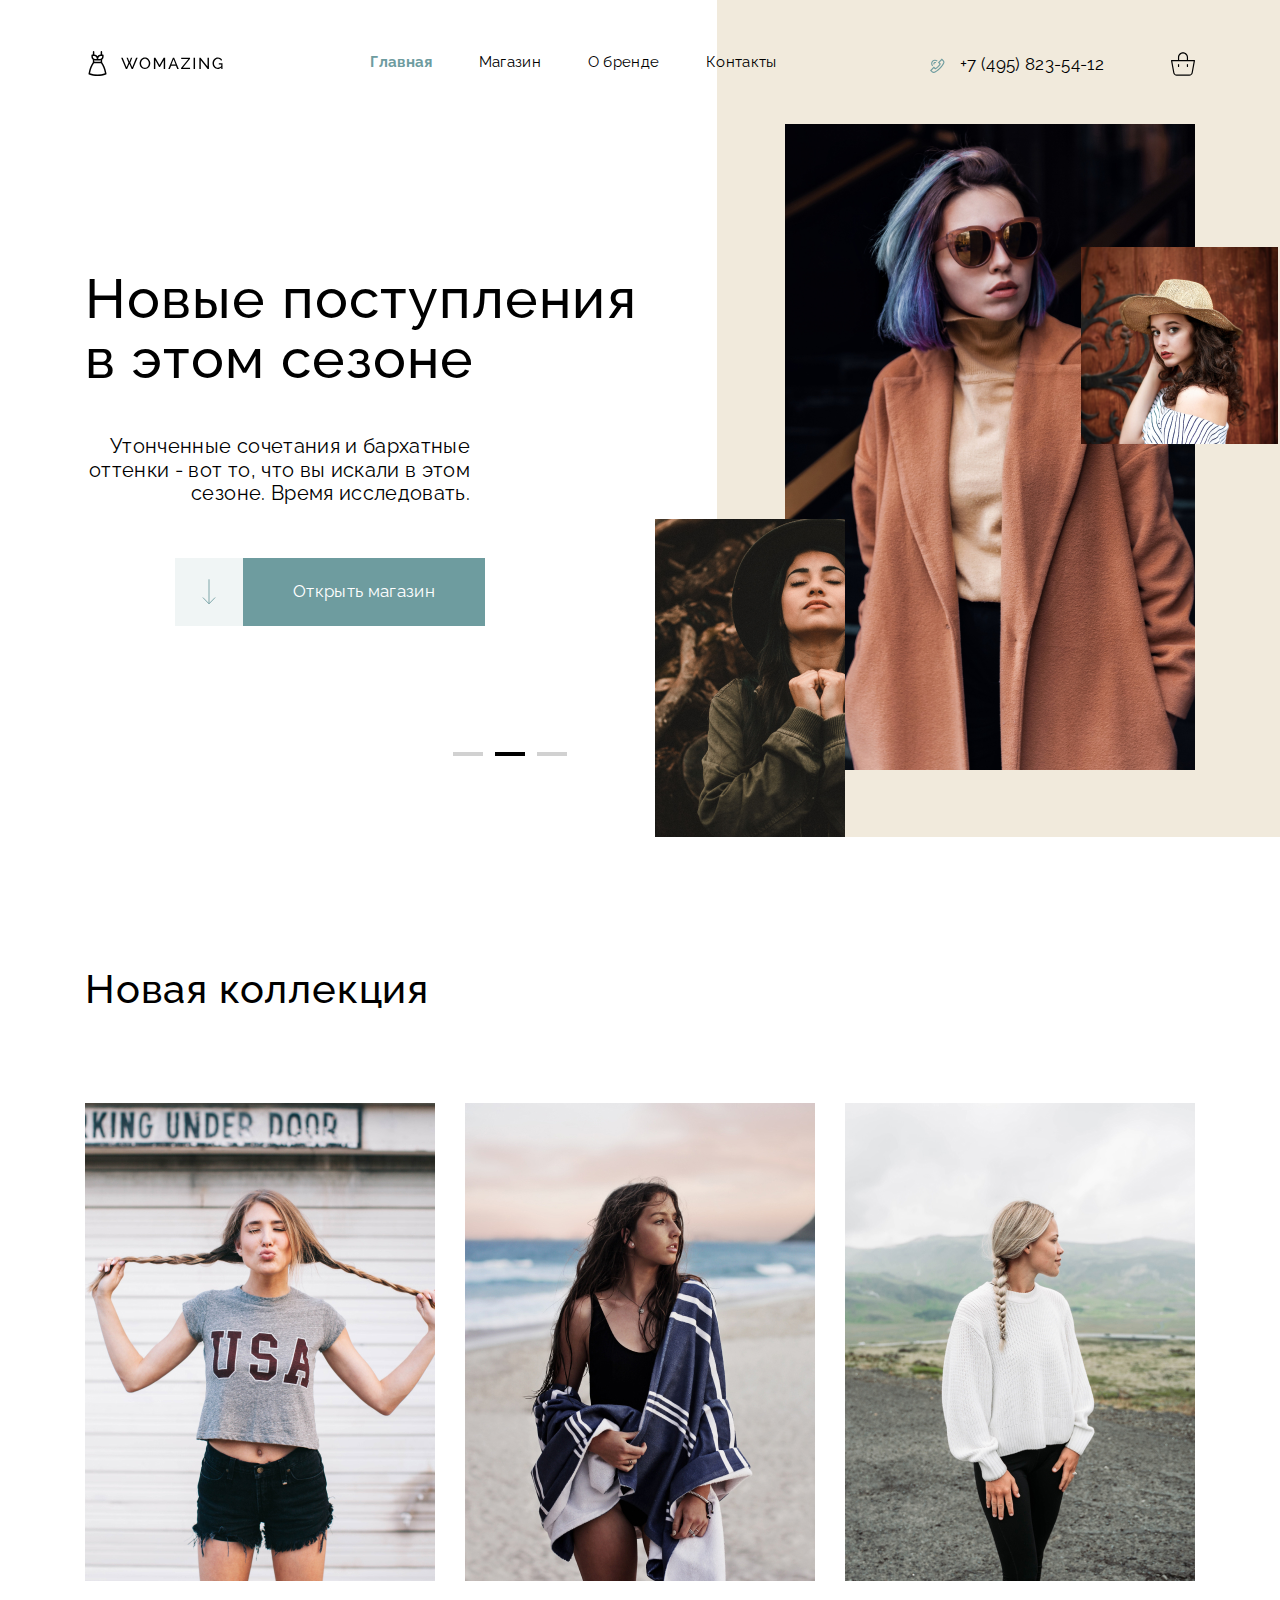
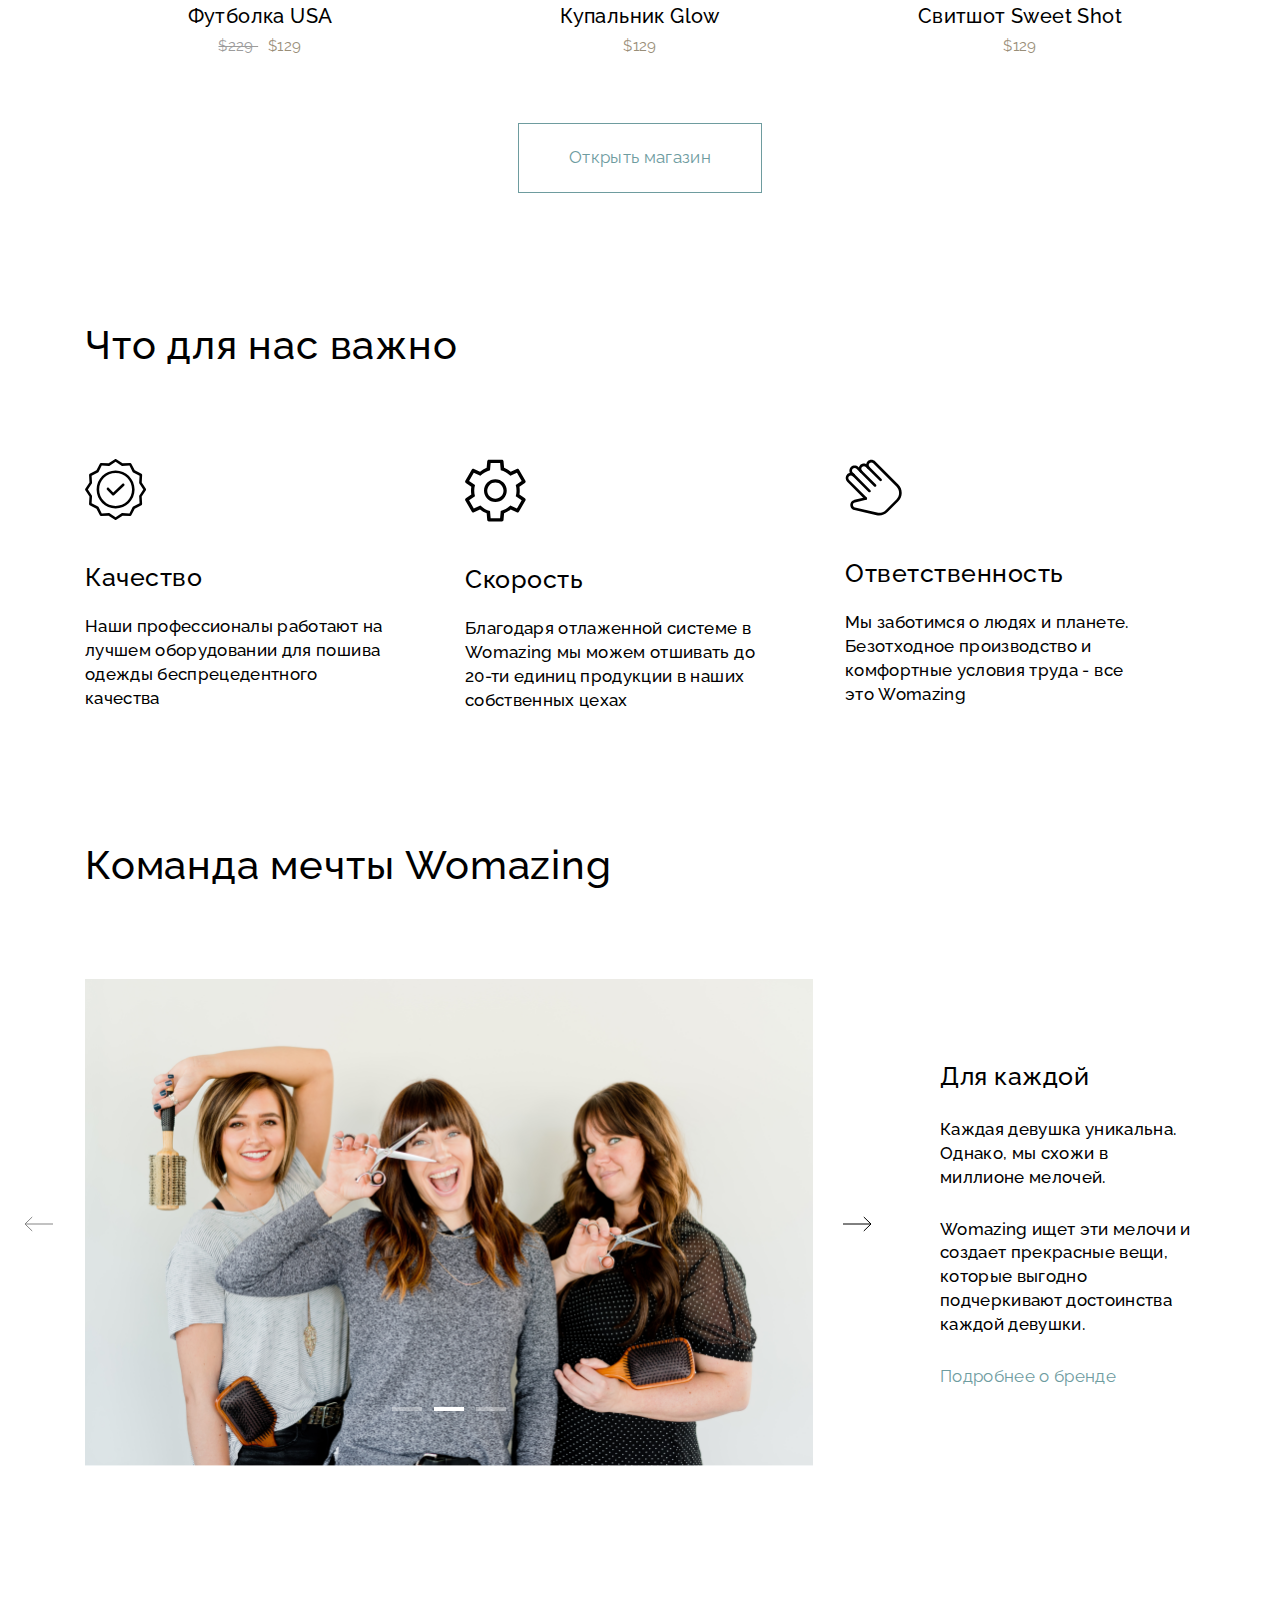
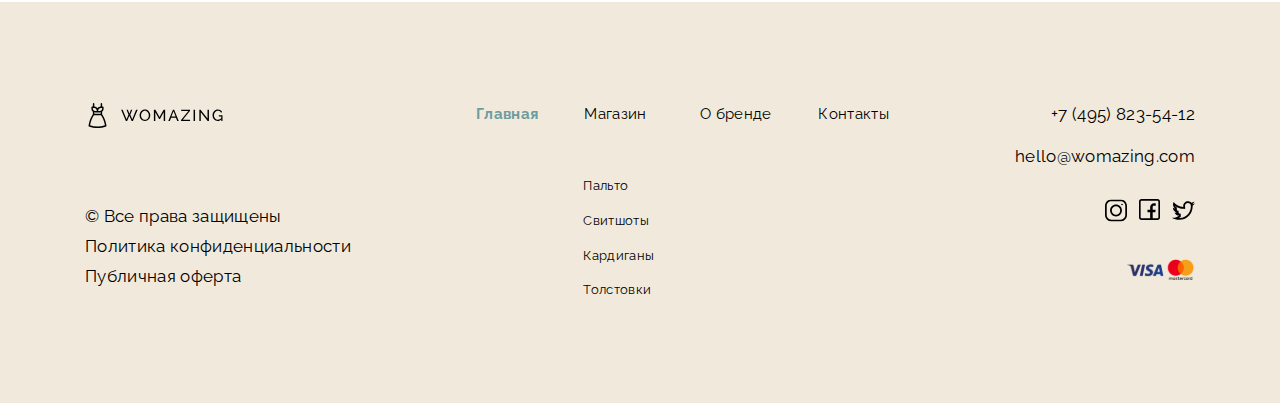
<file: index.html>
<!DOCTYPE html>
<html lang="ru">
<head>
    <meta charset="UTF-8">
    <meta http-equiv="X-UA-Compatible" content="IE=edge">
    <meta name="viewport" content="width=device-width, initial-scale=1.0">
    <title>Womazing</title>
    <meta name="description" content="Womazing">
	<meta name="keywords" content="магазин, одежда, свитеры, купальники, футболки, покупки онлайн, мода">
	<!-- OG Tags -->
	<meta property="og:title" content="Womazing / Главная">
	<meta property="og:description" content="Womazing">
	<meta property="og:type" content="article">
	<meta property="og:site_name" content="WebCode">
	<!-- Styling -->
	<meta name="theme-color" content="#4985FF">
	<link rel="icon" type="image/png" href="./img/favicon.png">
    <!-- Fonts -->
    <link href="https://fonts.googleapis.com/css2?family=Raleway:wght@400;500;700&display=swap" rel="stylesheet">
    <!-- CSS -->
    <link rel="stylesheet" href="./css/style.css">
</head>
<body>
    <header class="header" id="header">
        <div class="background__header"></div>
        <div class="container">
            <div class="header__wrapper">
                <div class="header__menu_wrapper">
                    <div class="header__menu_logo-wrap">
                        <a href="index.html" class="header__menu_logo-link">
                            <img src="./img/logo.svg" alt="logo" class="header__menu_logo-img">
                        </a>
                    </div>
                    <nav class="header__menu_links_wrap">
                        <ul class="header__menu_list">
                            <li class="header__menu_item">
                                <a href="./index.html" title="Главная" class="header__menu_link header__menu_link-w-700">
                                    Главная
                                </a>
                            </li>
                            <li class="header__menu_item">
                                <a href="./shop.html" title="Магазин" class="header__menu_link">
                                    Магазин
                                </a>
                            </li>
                            <li class="header__menu_item">
                                <a href="./about.html" title="О бренде" class="header__menu_link">
                                    О бренде
                                </a>
                            </li>
                            <li class="header__menu_item">
                                <a href="./contacts.html" title="Контакты" class="header__menu_link">
                                    Контакты
                                </a>
                            </li>
                        </ul>
                    </nav>
                    <div class="header__menu_contacts-wrap">
                        <div class="header__menu_contact_wrapper">
                            <button type="button" class="header__menu_contact_btn" id="btnOpenModal">
                                <div class="header__menu_contact_icon-tel"></div>
                            </button>
                            <a href="tel:+74958235412" class="header__menu_contact_link">
                                +7 (495) 823-54-12
                            </a>
                        </div>
                        <div class="header__menu_contact_basket_wrap">
                            <a href="./basket.html" class="header__menu_contact_basket-link">
                                <img src="./img/basket.svg" alt="" class="header__menu_contact_basket-img">
                            </a>
                        </div>
                    </div>

                    <!-- Modal -->
                    <div class="header__modal-window_wrapper" id="modalWindow">
                        <div class="header__overlay-modal" id="header__overlay-modal"></div>
                        <div class="header__modal-window_form_wrapper">
                            <button class="header__modal-window_form_btn-close" id="btnCloseModal">
                                <img src="./img/Close.svg" alt="" class="header__modal-window_form_icon-close">
                            </button>
                            <h4 class="header__modal-window_form_title">
                                Заказать обратный звонок
                            </h4>
                            <form action="" class="header__modal-window_form" id="header__modal-window_form">
                                <input type="text" class="header__modal-window_form_input" name="name"  placeholder="Имя" required>

                                <input type="email" class="header__modal-window_form_input" name="email"  placeholder="E-mail" required>

                                <input type="tel" class="header__modal-window_form_input" name="phone"  placeholder="Телефон" required>

                                <button type="submit" class="header__modal-window_form-btn btnBac" id="btnFormRequestCall"  data-submit="">
                                    Заказать звонок
                                </button>
                            </form>
                        </div>
                        <div class="header__modal-window-set" id="modalWindowSet">
                            <h4 class="header__modal-window-set_title">
                                Отлично! Мы скоро вам перезвоним.
                            </h4>
                            <button type="reset" class="btnTransparent header__modal-window-set-close close" id="btnCloseModalSet">
                                Закрыть
                            </button>
                        </div>
                    </div>
                    <!-- Modal end -->
                </div>
                <div class="header__offer-flex-wrap">
                    <div class="header__offer_wrapper swiper">
                        <div class="header__offer">
                            <div class="header__offer_slider headerSlideOffer">
                                <h1 class="header__offer_title">
                                    Что-то новенькое. Мы заждались тебя.
                                </h1>
                                <p class="header__offer_text">
                                    Надоело искать себя в сером городе? Настало время новых идей, свежих красок и вдохновения с Womazing!
                                </p>
                            </div>
    
                            <div class="header__offer_slider headerSlideOffer active">
                                <h1 class="header__offer_title">
                                    Новые поступления в этом сезоне
                                </h1>
                                <p class="header__offer_text">
                                    Утонченные сочетания и бархатные оттенки - вот то, что вы искали в этом сезоне. Время исследовать.
                                </p>
                            </div>
    
                            <div class="header__offer_slider headerSlideOffer">
                                <h1 class="header__offer_title">
                                    Включай новый сезон с Womazing
                                </h1>
                                <p class="header__offer_text">
                                    Мы обновили ассортимент - легендарные коллекции и новинки от отечественных дизайнеров
                                </p>
                            </div>
                        </div>
                        <div class="header__offer_btn">
                            <a href="#newCollection" class="header__offer_btn-arrow">
                                <img src="./img/arrow-header.svg" alt="" class="header__offer_btn-arrow-icon">
                            </a>
                            <a href="./shop.html" class="header__offer_btn-link btnBac">
                                Открыть магазин
                            </a>
                        </div>
                        <div class="header__scrollbars">
                            <span class="header__scrollbar"></span>
                            <span class="header__scrollbar active"></span>
                            <span class="header__scrollbar"></span>
                        </div>
                    </div>
                    <div class="header__offer-img_wrapper">
                        <div class="header__offer-img-home_wrapper headerSlideImg">
                            <img src="./img/woman-coat-header.png" alt="" class="header__offer-img-home">
                        </div>

                        <div class="header__offer-img-home_wrapper headerSlideImg active">
                            <img src="./img/woman-coat-header.png" alt="" class="header__offer-img-home">
                        </div>

                        <div class="header__offer-img-home_wrapper headerSlideImg">
                            <img src="./img/woman-coat-header.png" alt="" class="header__offer-img-home">
                        </div>
                        
                        <img src="./img/woman-header-two.png" alt="" class="header__offer-img-two">
                        <img src="./img/woman-header-three.png" alt="" class="header__offer-img-three">
                    </div>
                </div>
            </div>
        </div>
    </header>
    <section class="newCollection" id="newCollection">
        <div class="container">
            <div class="newCollection__title_wrapper">
                <h2 class="newCollection__title">
                    Новая коллекция
                </h2>
            </div>
            <div class="newCollection__carts_wrapper">
                <a href="" class="newCollection__cart_wrapper">
                    <div class="newCollection__cart-img_wrap">
                        <img src="./img/T-shirt.jpg" alt="" class="newCollection__cart-img">
                        <div class="newCollection__cart-img-overlay">
                        </div>
                    </div>
                    <h4 class="newCollection__cart_title">
                        Футболка USA
                    </h4>
                    <div class="newCollection__cart-price_wrapper">
                        <span class="newCollection__cart-price-discount">
                            $229
                        </span>
                        <span class="newCollection__cart-price">
                            $129
                        </span>
                    </div>
                </a>
                <a href="" class="newCollection__cart_wrapper">
                    <div class="newCollection__cart-img_wrap">
                        <img src="./img/swimsuit.jpg" alt="" class="newCollection__cart-img">
                        <div class="newCollection__cart-img-overlay"></div>
                    </div>
                    <h4 class="newCollection__cart_title">
                        Купальник Glow
                    </h4>
                    <div class="newCollection__cart-price_wrapper">
                        <span class="newCollection__cart-price">
                            $129
                        </span>
                    </div>
                </a>

                <a href="" class="newCollection__cart_wrapper">
                    <div class="newCollection__cart-img_wrap">
                        <img src="./img/sweetShot.jpg" alt="" class="newCollection__cart-img">
                        <div class="newCollection__cart-img-overlay"></div>
                    </div>
                    <h4 class="newCollection__cart_title">
                        Свитшот Sweet Shot
                    </h4>
                    <div class="newCollection__cart-price_wrapper">
                        <span class="newCollection__cart-price">
                            $129
                        </span>
                    </div>
                </a>
            </div>
            <div class="newCollection__link_wrapper">
                <a href="" class="newCollection__link btnTransparent">
                    Открыть магазин
                </a>
            </div>
        </div>
    </section>
    <section class="important" id="important">
        <div class="container">
            <div class="important__title_wrapper">
                <h2 class="important__title">
                    Что для нас важно
                </h2>
            </div>
            <div class="important__carts_wrapper">
                <div class="important__cart">
                    <img src="./img/check-mark-icon.svg" alt="" class="important__cart_img">
                    <div class="important__cart-offer_wrapper">
                        <h4 class="important__cart_title">
                            Качество
                        </h4>
                        <p class="important__cart_text">
                            Наши профессионалы работают на лучшем оборудовании для пошива одежды беспрецедентного качества
                        </p>
                    </div>
                </div>
                <div class="important__cart">
                    <img src="./img/gear-icon.svg" alt="" class="important__cart_img">
                    <div class="important__cart-offer_wrapper">
                        <h4 class="important__cart_title">
                            Скорость
                        </h4>
                        <p class="important__cart_text">
                            Благодаря отлаженной системе в Womazing мы можем отшивать до 20-ти единиц продукции в наших собственных цехах                    
                        </p>
                    </div>
                </div>
                <div class="important__cart">
                    <img src="./img/hand-icon.svg" alt="" class="important__cart_img">
                    <div class="important__cart-offer_wrapper">
                        <h4 class="important__cart_title">
                            Ответственность
                        </h4>
                        <p class="important__cart_text">
                            Мы заботимся о людях и планете. Безотходное производство и комфортные условия труда - все это Womazing                    
                        </p>
                    </div>
                </div>
            </div>
        </div>
    </section>
    <section class="dreamTeam" id="dreamTeam">
        <div class="container">
            <h2 class="dreamTeam__title">
                Команда мечты Womazing
            </h2>
            <div class="dreamTeam__wrapper">
                <div class="dreamTeam__flex_wrapper">
                    <div class="dreamTeam__slides_wrapper ">
                        <div class="dreamTeam__slide_wrapper">
                            <div class="dreamTeam__slide">
                                <img src="./img/omar-lopez-T6zu4jFhVwg-unsplash 1.png" alt="" class="dreamTeam__slide_img">
                            </div>
                            <div class="dreamTeam__slide active">
                                <img src="./img/adam-winger-fI-TKWjKYls-unsplash 1.png" alt="" class="dreamTeam__slide_img" style="height: 487px;">
                            </div>
                            <div class="dreamTeam__slide">
                                <img src="./img/simon-maage-tXiMrX3Gc-g-unsplash 1.png" alt="" class="dreamTeam__slide_img">
                            </div>
                        </div>
                        <div class="dreamTeam__scrollbars">
                            <span class="dreamTeam__scrollbar"></span>
                            <span class="dreamTeam__scrollbar active"></span>
                            <span class="dreamTeam__scrollbar"></span>
                        </div>
                        <div class="dreamTeam__nav-arrow_wrapper">
                            <button type="button" class="dreamTeam__nav-arrow-prev" id="dreamTeamBtn-prev">
                                <img src="./img/VectorLeft.svg" alt="">
                            </button>
                            <button type="button" class="dreamTeam__nav-arrow-next" id="dreamTeamBtn-next">
                                <img src="./img/VectorRight.svg" alt="">
                            </button>
                        </div>
                    </div>
                    <div class="dreamTeam__offer_wrapper">
                        <h3 class="dreamTeam__offer_title">
                            Для каждой
                        </h3>
                        <p class="dreamTeam__offer_text">
                            Каждая девушка уникальна. Однако, мы схожи в миллионе мелочей.
                        </p>
                        <p class="dreamTeam__offer_text">
                            Womazing ищет эти мелочи и создает прекрасные вещи, которые выгодно подчеркивают достоинства каждой девушки.
                        </p>
                        <a href="./about.html" class="dreamTeam__offer_link">
                            Подробнее о бренде
                        </a>
                    </div>
                </div>
            </div>
        </div>
    </section>
    <footer class="footer" id="footer">
        <div class="container">
            <div class="footer-flex__wrapper">
                <div class="footer__logo_wrapper">
                    <a href="./index.html" class="footer__logo-icon_wrapper">
                        <img src="./img/logo.svg" alt="" class="footer__logo-icon">
                    </a>
                    <div class="footer__logo-offer_wrapper">
                        <span class="footer__logo_text">
                            © Все права защищены
                        </span>
                        <a href="#" class="footer__logo_link">
                            Политика конфиденциальности
                        </a>
                        <a href="#" class="footer__logo_link">
                            Публичная оферта
                        </a>
                    </div>
                </div>
                <div class="footer__menu_wrapper">
                    <nav class="header__menu_links_wrap">
                        <ul class="header__menu_list">
                            <li class="header__menu_item">
                                <a href="./index.html" title="Главная" class="header__menu_link header__menu_link-w-700">
                                    Главная
                                </a>
                            </li>
                            <li class="header__menu_item">
                                <a href="./shop.html" title="Магазин" class="header__menu_link">
                                    Магазин
                                </a>
                                <div class="footer-menu__link-shop_wrapper">
                                    <ul class="footer-menu__link-shop_list">
                                        <li class="footer-menu__link-shop_item">
                                            <a href="#" class="footer-menu__link-shop_link">
                                                Пальто
                                            </a>
                                        </li>
                                        <li class="footer-menu__link-shop_item">
                                            <a href="#" class="footer-menu__link-shop_link">
                                                Свитшоты
                                            </a>
                                        </li>
                                        <li class="footer-menu__link-shop_item">
                                            <a href="#" class="footer-menu__link-shop_link">
                                                Кардиганы
                                            </a>
                                        </li>
                                        <li class="footer-menu__link-shop_item">
                                            <a href="#" class="footer-menu__link-shop_link">
                                                Толстовки
                                            </a>
                                        </li>
                                    </ul>
                                </div>
                            </li>
                            <li class="header__menu_item">
                                <a href="./about.html" title="О бренде" class="header__menu_link">
                                    О бренде
                                </a>
                            </li>
                            <li class="header__menu_item">
                                <a href="./contacts.html" title="Контакты" class="header__menu_link">
                                    Контакты
                                </a>
                            </li>
                        </ul>
                    </nav>
                </div>
                <div class="footer__contact_wrapper">
                    <div class="footer__contacts_wrapper">
                        <a href="tel:+74958235412" class="footer__contact_tel">
                            +7 (495) 823-54-12
                        </a>
                        <a href="mailto:hello@womazing.com" class="footer__contact_email">
                            hello@womazing.com
                        </a>
                    </div>
                    <div class="footer__contact-social_wrapper">
                        <a href="https://www.instagram.com/" class="footer__massange-btn" rel="nofollow noopener noreferrer" target="_blank">
                            <img src="./img/instagram.svg" alt="" class="footer__contact-social_img">
                        </a>
                        <a href="https://www.facebook.com" class="footer__massange-btn" rel="nofollow noopener noreferrer" target="_blank">
                            <img src="./img/facebook.svg" alt="" class="footer__contact-social_img">
                        </a>
                        <a href="https://twitter.com" class="footer__massange-btn" rel="nofollow noopener noreferrer" target="_blank">
                            <img src="./img/twitter.svg" alt="" class="footer__contact-social_img">
                        </a>
                    </div>
                    <div class="footer__contact_visa_wrapper">
                        <img src="./img/visa-mastercard.svg" alt="" class="footer__contact_visa">
                    </div>
                </div>
            </div>
        </div>
    </footer>

    <script src="./js/jquery-3.6.4.min.js"></script>
    <script src="./js/jquery.validate.min.js"></script>
    <script src="./js/swiper-bundle.min.js"></script>
    <script src="./js/modal-script.js"></script>
    <script src="./js/main.js"></script>
    <script src="./js/slide.js"></script>
</body>
</html>
</file>
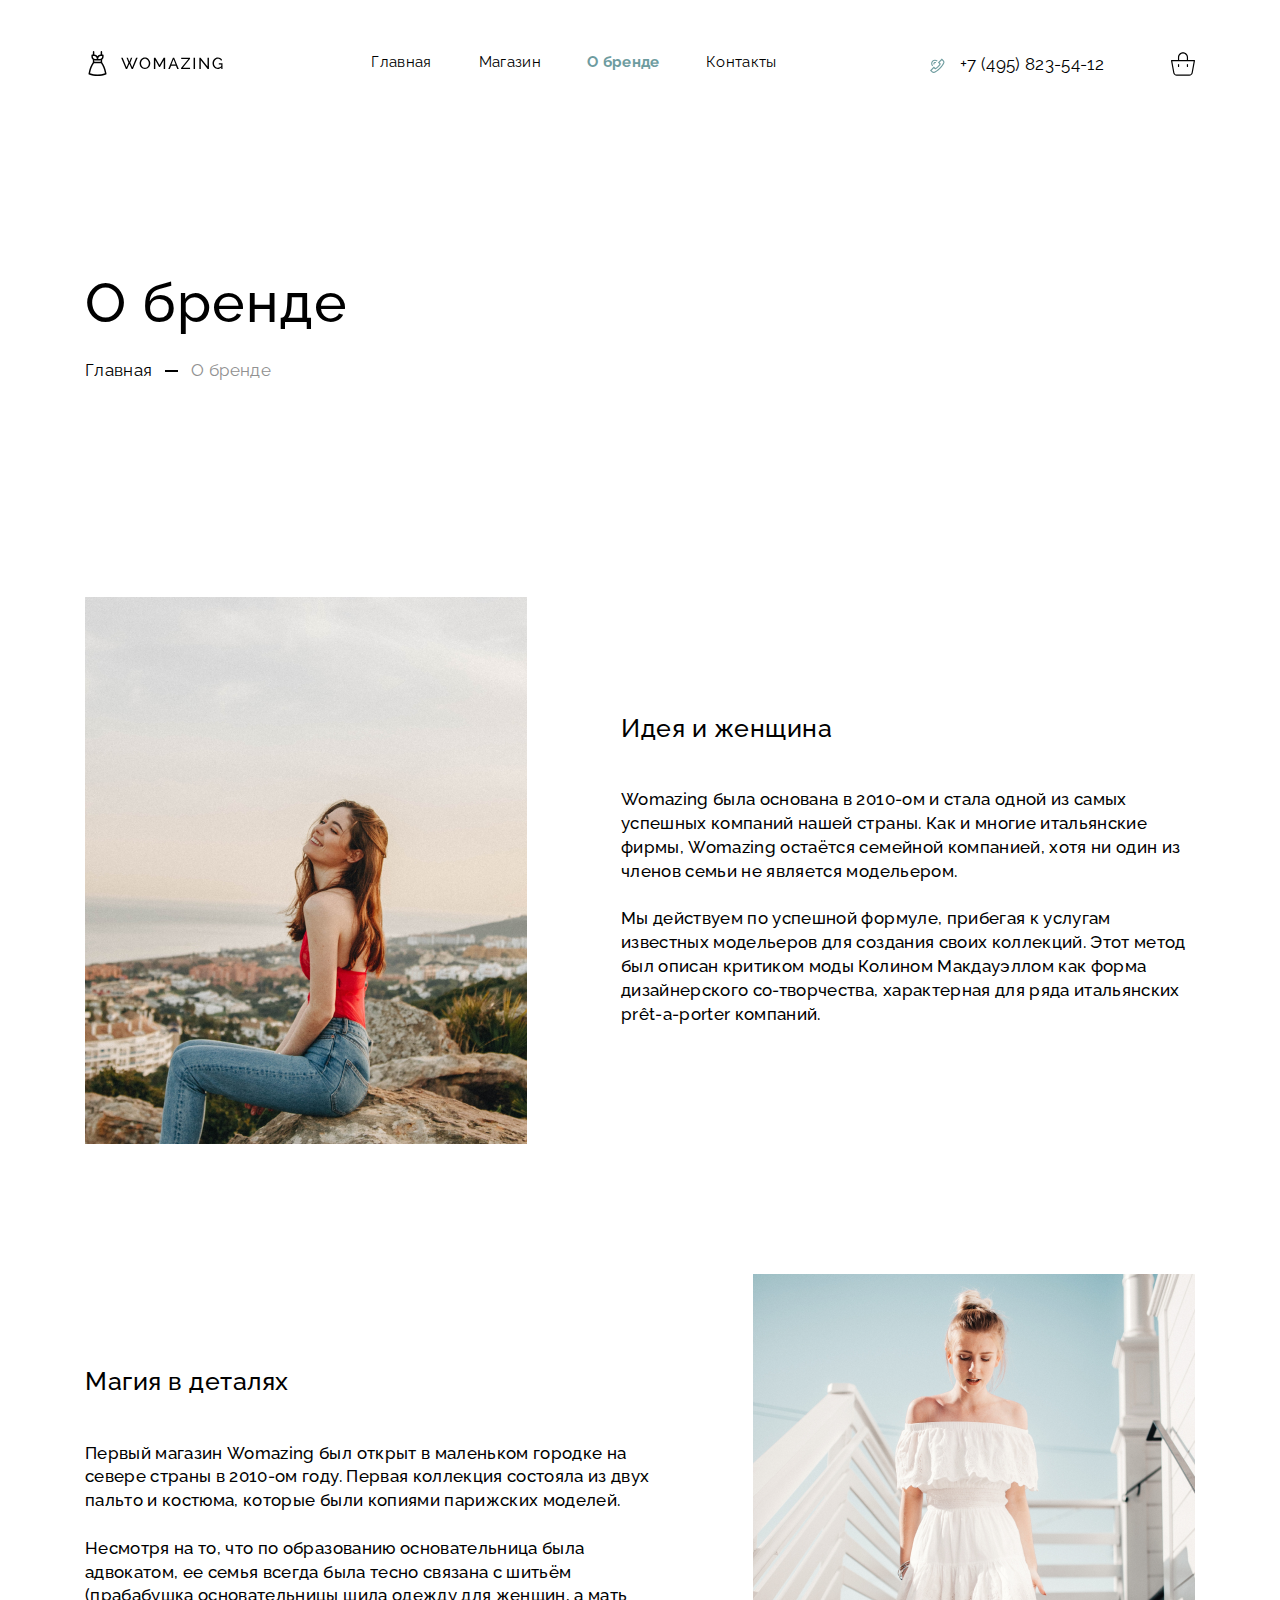
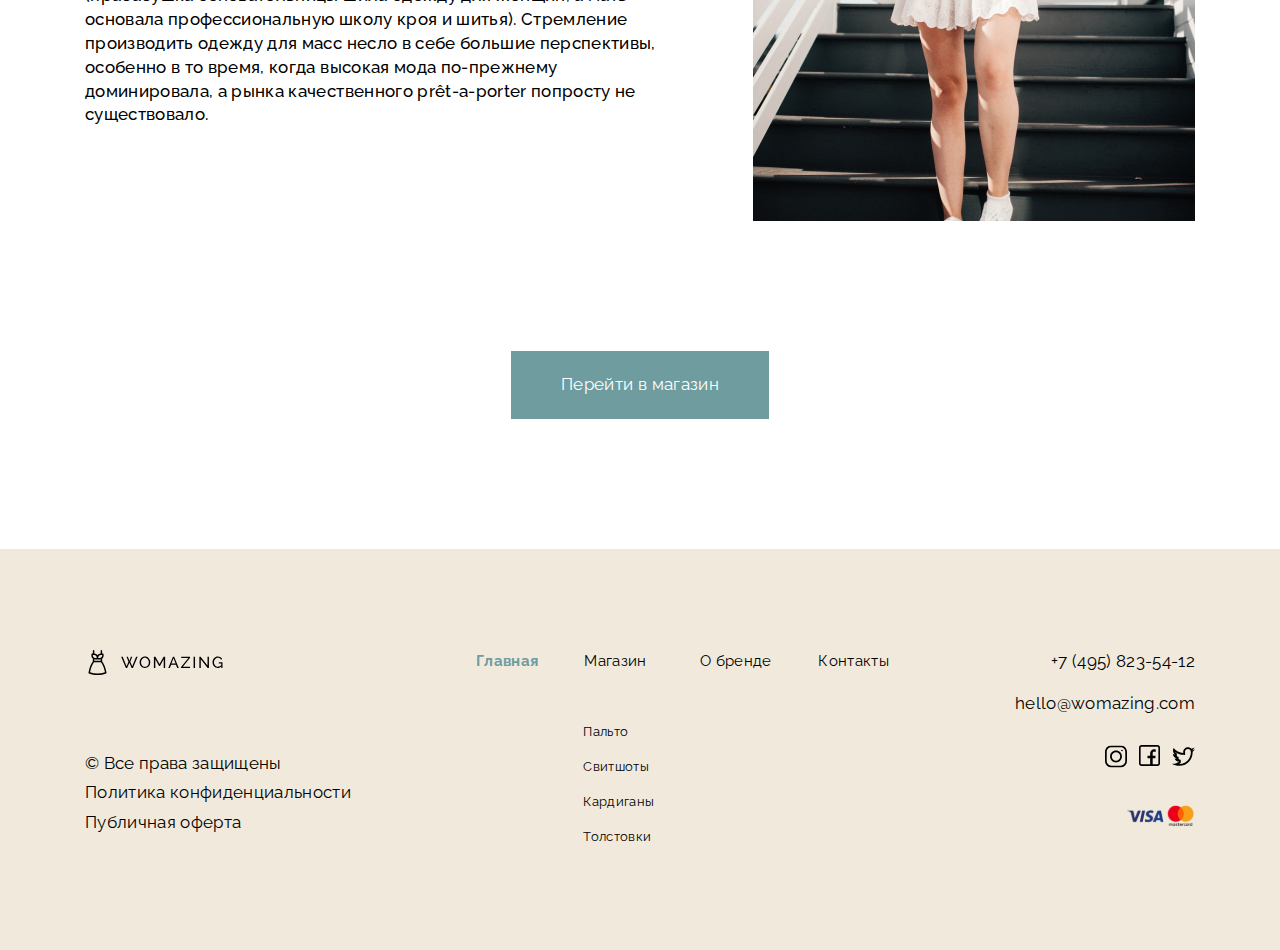
<file: about.html>
<!DOCTYPE html>
<html lang="ru">
<head>
    <meta charset="UTF-8">
    <meta http-equiv="X-UA-Compatible" content="IE=edge">
    <meta name="viewport" content="width=device-width, initial-scale=1.0">
    <title>Womazing</title>
    <meta name="description" content="Womazing">
	<meta name="keywords" content="магазин, одежда, свитеры, купальники, футболки, покупки онлайн, мода">
	<!-- OG Tags -->
	<meta property="og:title" content="Womazing / Главная">
	<meta property="og:description" content="Womazing">
	<meta property="og:type" content="article">
	<meta property="og:site_name" content="WebCode">
	<!-- Styling -->
	<meta name="theme-color" content="#4985FF">
	<link rel="icon" type="image/png" href="./img/favicon.png">
    <!-- Bootstrap -->
    <!-- CSS -->
    <link href="https://fonts.googleapis.com/css2?family=Raleway:wght@400;500;700&display=swap" rel="stylesheet">
    <link rel="stylesheet" href="./css/style.css">
</head>
<body>
    <header class="header" id="header">
        <div class="container">
            <div class="header__wrapper">
                <div class="header__menu_wrapper">
                    <div class="header__menu_logo-wrap">
                        <a href="index.html" class="header__menu_logo-link">
                            <img src="./img/logo.svg" alt="logo" class="header__menu_logo-img">
                        </a>
                    </div>
                    <nav class="header__menu_links_wrap">
                        <ul class="header__menu_list">
                            <li class="header__menu_item">
                                <a href="./index.html" title="Главная" class="header__menu_link">
                                    Главная
                                </a>
                            </li>
                            <li class="header__menu_item">
                                <a href="./shop.html" title="Магазин" class="header__menu_link">
                                    Магазин
                                </a>
                            </li>
                            <li class="header__menu_item">
                                <a href="./about.html" title="О бренде" class="header__menu_link header__menu_link-w-700">
                                    О бренде
                                </a>
                            </li>
                            <li class="header__menu_item">
                                <a href="./contacts.html" title="Контакты" class="header__menu_link">
                                    Контакты
                                </a>
                            </li>
                        </ul>
                    </nav>
                    <div class="header__menu_contacts-wrap">
                        <div class="header__menu_contact_wrapper">
                            <button type="button" class="header__menu_contact_btn" id="btnOpenModal">
                                <div class="header__menu_contact_icon-tel"></div>
                            </button>
                            <a href="tel:+74958235412" class="header__menu_contact_link">
                                +7 (495) 823-54-12
                            </a>
                        </div>
                        <div class="header__menu_contact_basket_wrap">
                            <a href="./basket.html" class="header__menu_contact_basket-link">
                                <img src="./img/basket.svg" alt="" class="header__menu_contact_basket-img">
                            </a>
                        </div>
                    </div>

                    <!-- Modal -->
                    <div class="header__modal-window_wrapper" id="modalWindow">
                        <div class="header__overlay-modal" id="header__overlay-modal"></div>
                        <div class="header__modal-window_form_wrapper">
                            <button class="header__modal-window_form_btn-close" id="btnCloseModal">
                                <img src="./img/Close.svg" alt="" class="header__modal-window_form_icon-close">
                            </button>
                            <h4 class="header__modal-window_form_title">
                                Заказать обратный звонок
                            </h4>
                            <form action="" class="header__modal-window_form" id="header__modal-window_form">
                                <input type="text" class="header__modal-window_form_input" name="name"  placeholder="Имя" required>

                                <input type="email" class="header__modal-window_form_input" name="email"  placeholder="E-mail" required>

                                <input type="tel" class="header__modal-window_form_input" name="phone"  placeholder="Телефон" required>

                                <button type="submit" class="header__modal-window_form-btn btnBac" id="btnFormRequestCall"  data-submit="">
                                    Заказать звонок
                                </button>
                            </form>
                        </div>
                        <div class="header__modal-window-set" id="modalWindowSet">
                            <h4 class="header__modal-window-set_title">
                                Отлично! Мы скоро вам перезвоним.
                            </h4>
                            <button type="reset" class="btnTransparent header__modal-window-set-close close" id="btnCloseModalSet">
                                Закрыть
                            </button>
                        </div>
                    </div>
                    <!-- Modal end -->
                </div>
                <div class="header__title-link_wrapper">
                    <div class="header__title_wrapper">
                        <h2 class="header__title">
                            О бренде
                        </h2>
                    </div>
                    <ul class="header__link_list">
                        <li class="header__link_item">
                            <a href="./index.html" class="header__link">
                                Главная
                            </a>
                        </li>
                        <li class="border-hyphen">
                        </li>
                        <li class="header__link_item">
                            <a href="#" class="header__link disabled">
                                О бренде
                            </a>
                        </li>
                    </ul>
                </div>
            </div>
        </div>
    </header>

    <section class="aboutProducts" id="aboutProducts">
        <div class="container">
            <div class="aboutProducts__flex_wrapper">
                <div class="aboutProducts__card_wrapper">
                    <div class="aboutProducts__cardOne_img_wrapper">
                        <img src="./img/photo-about-women-red.png" alt="" class="aboutProducts__cardOne_img">
                    </div>
                    <div class="aboutProducts__cardOne_offer_wrapper">
                        <h5 class="aboutProducts__cardOne_offer_title">
                            Идея и женщина
                        </h5>
                        <p class="aboutProducts__cardOne_offer_text">
                            Womazing была основана в 2010-ом и стала одной из самых успешных компаний нашей страны. Как и многие итальянские фирмы, Womazing остаётся семейной компанией, хотя ни один из членов семьи не является модельером.
                            <br><br>
                            Мы действуем по успешной формуле, прибегая к услугам известных модельеров для создания своих коллекций. Этот метод был описан критиком моды Колином Макдауэллом как форма дизайнерского со-творчества, характерная для ряда итальянских prêt-a-porter компаний. 
                        </p>
                    </div>
                </div>
                <div class="aboutProducts__card_wrapper">
                    <div class="aboutProducts__cardOne_offer_wrapper">
                        <h5 class="aboutProducts__cardOne_offer_title">
                            Магия в деталях
                        </h5>
                        <p class="aboutProducts__cardOne_offer_text">
                            Первый магазин Womazing был открыт в маленьком городке на севере страны в 2010-ом году. Первая коллекция состояла из двух пальто и костюма, которые были копиями парижских моделей.
                            <br><br>
                            Несмотря на то, что по образованию основательница была адвокатом, ее семья всегда была тесно связана с шитьём (прабабушка основательницы шила одежду для женщин, а мать основала профессиональную школу кроя и шитья). Стремление производить одежду для масс несло в себе большие перспективы, особенно в то время, когда высокая мода по-прежнему доминировала, а рынка качественного prêt-a-porter попросту не существовало. 
                        </p>
                    </div>
                    <div class="aboutProducts__cardOne_img_wrapper">
                        <img src="./img/photo-about-women-white.png" alt="" class="aboutProducts__cardOne_img">
                    </div>
                </div>
                <div class="aboutProducts__btn-link_wrapper">
                    <a href="./shop.html" class="aboutProducts__btn-link btnBac">
                        Перейти в магазин
                    </a>
                </div>
            </div>
        </div>
    </section>

    <footer class="footer" id="footer">
        <div class="container">
            <div class="footer-flex__wrapper">
                <div class="footer__logo_wrapper">
                    <div class="footer__logo-icon_wrapper">
                        <img src="./img/logo.svg" alt="" class="footer__logo-icon">
                    </div>
                    <div class="footer__logo-offer_wrapper">
                        <span class="footer__logo_text">
                            © Все права защищены
                        </span>
                        <a href="#" class="footer__logo_link">
                            Политика конфиденциальности
                        </a>
                        <a href="#" class="footer__logo_link">
                            Публичная оферта
                        </a>
                    </div>
                </div>
                <div class="footer__menu_wrapper">
                    <nav class="header__menu_links_wrap">
                        <ul class="header__menu_list">
                            <li class="header__menu_item">
                                <a href="./index.html" title="Главная" class="header__menu_link header__menu_link-w-700">
                                    Главная
                                </a>
                            </li>
                            <li class="header__menu_item">
                                <a href="./shop.html" title="Магазин" class="header__menu_link">
                                    Магазин
                                </a>
                                <div class="footer-menu__link-shop_wrapper">
                                    <ul class="footer-menu__link-shop_list">
                                        <li class="footer-menu__link-shop_item">
                                            <a href="#" class="footer-menu__link-shop_link">
                                                Пальто
                                            </a>
                                        </li>
                                        <li class="footer-menu__link-shop_item">
                                            <a href="#" class="footer-menu__link-shop_link">
                                                Свитшоты
                                            </a>
                                        </li>
                                        <li class="footer-menu__link-shop_item">
                                            <a href="#" class="footer-menu__link-shop_link">
                                                Кардиганы
                                            </a>
                                        </li>
                                        <li class="footer-menu__link-shop_item">
                                            <a href="#" class="footer-menu__link-shop_link">
                                                Толстовки
                                            </a>
                                        </li>
                                    </ul>
                                </div>
                            </li>
                            <li class="header__menu_item">
                                <a href="./about.html" title="О бренде" class="header__menu_link">
                                    О бренде
                                </a>
                            </li>
                            <li class="header__menu_item">
                                <a href="./contacts.html" title="Контакты" class="header__menu_link">
                                    Контакты
                                </a>
                            </li>
                        </ul>
                    </nav>
                </div>
                <div class="footer__contact_wrapper">
                    <div class="footer__contacts_wrapper">
                        <a href="tel:+74958235412" class="footer__contact_tel">
                            +7 (495) 823-54-12
                        </a>
                        <a href="mailto:hello@womazing.com" class="footer__contact_email">
                            hello@womazing.com
                        </a>
                    </div>
                    <div class="footer__contact-social_wrapper">
                        <a href="https://www.instagram.com/" class="footer__massange-btn" rel="nofollow noopener noreferrer" target="_blank">
                            <img src="./img/instagram.svg" alt="" class="footer__contact-social_img">
                        </a>
                        <a href="https://www.facebook.com" class="footer__massange-btn" rel="nofollow noopener noreferrer" target="_blank">
                            <img src="./img/facebook.svg" alt="" class="footer__contact-social_img">
                        </a>
                        <a href="https://twitter.com" class="footer__massange-btn" rel="nofollow noopener noreferrer" target="_blank">
                            <img src="./img/twitter.svg" alt="" class="footer__contact-social_img">
                        </a>
                    </div>
                    <div class="footer__contact_visa_wrapper">
                        <img src="./img/visa-mastercard.svg" alt="" class="footer__contact_visa">
                    </div>
                </div>
            </div>
        </div>
    </footer>
    <script src="./js/jquery-3.6.4.min.js"></script>
    <script src="./js/jquery.validate.min.js"></script>
    <script src="./js/modal-script.js"></script>
    <script src="./js/main.js"></script>
</body>
</html>
</file>
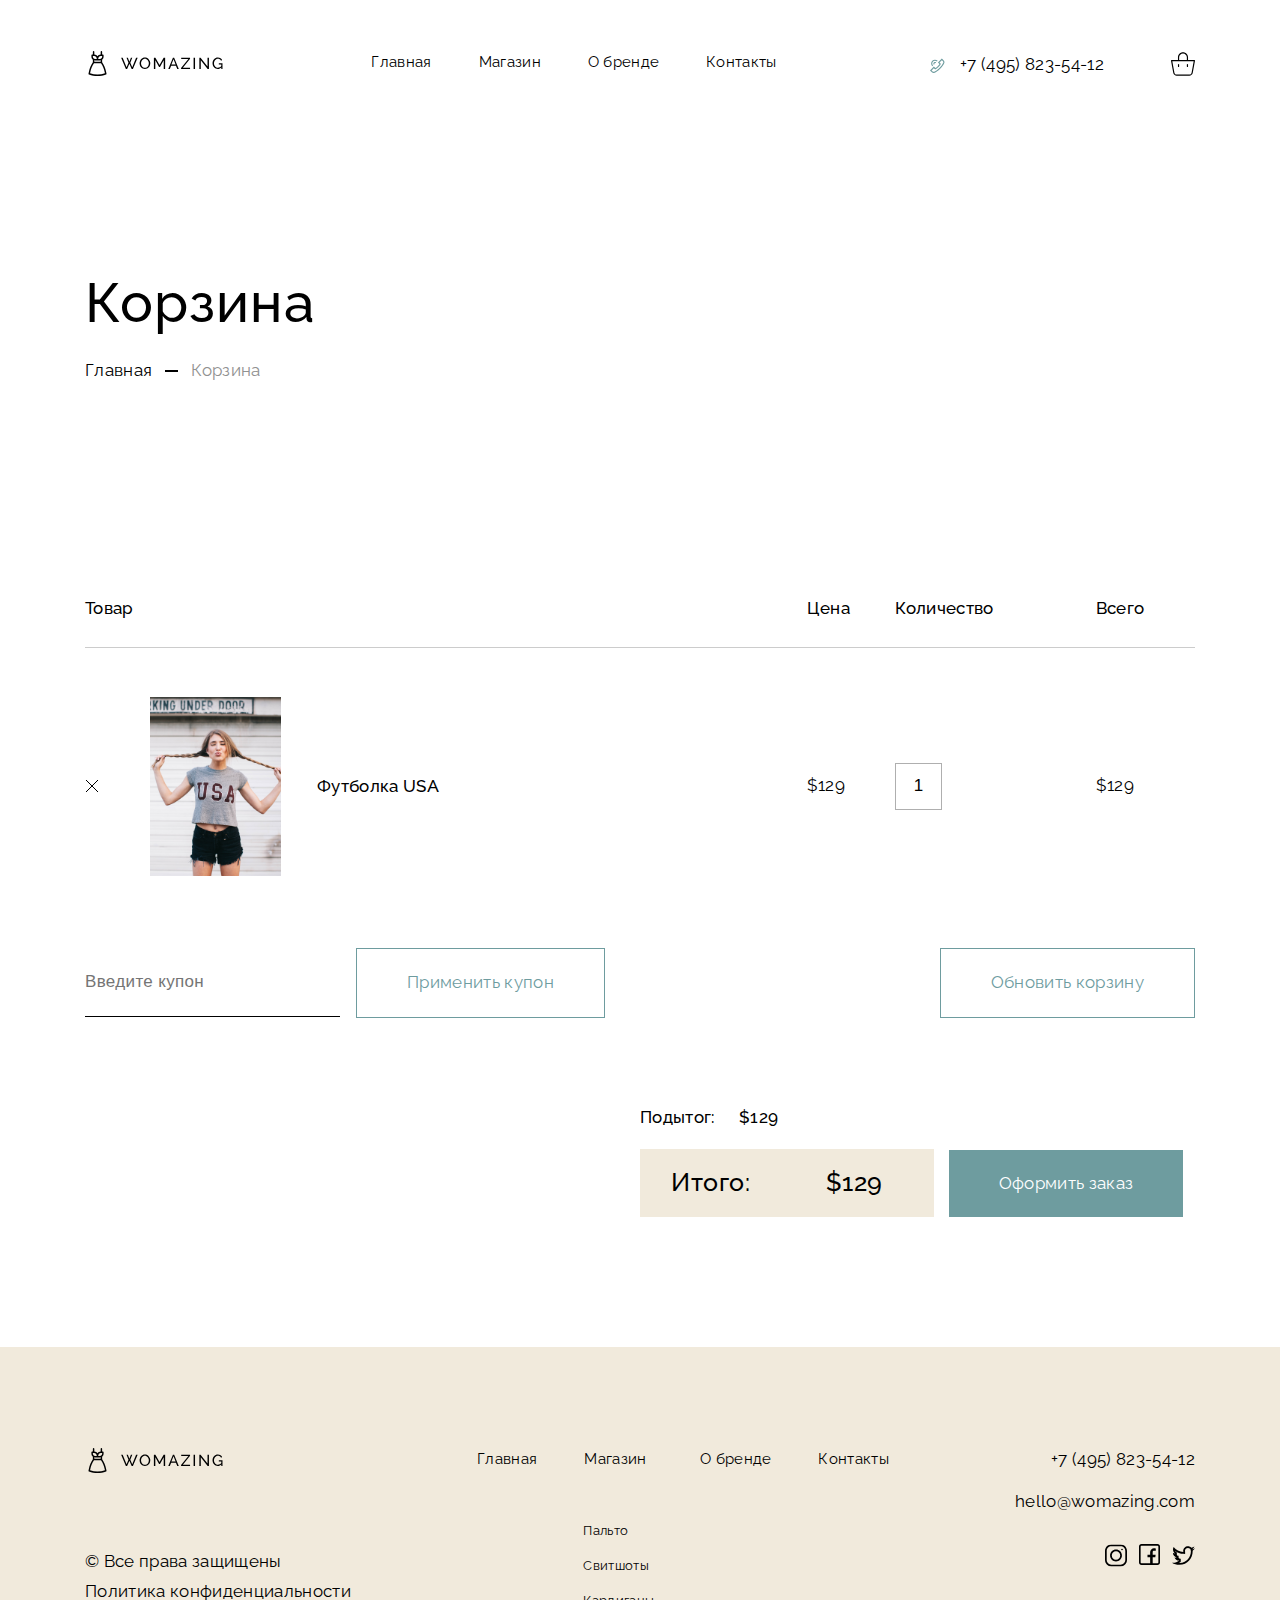
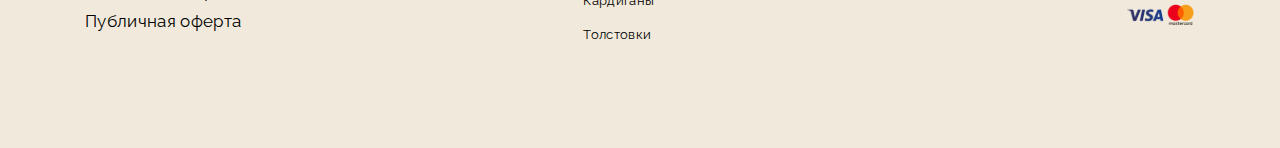
<file: basket.html>
<!DOCTYPE html>
<html lang="en">
<head>
    <meta charset="UTF-8">
    <meta http-equiv="X-UA-Compatible" content="IE=edge">
    <meta name="viewport" content="width=device-width, initial-scale=1.0">
    <title>Womazing</title>
    <meta name="description" content="Womazing">
	<meta name="keywords" content="магазин, одежда, свитеры, купальники, футболки, покупки онлайн, мода">
	<!-- OG Tags -->
	<meta property="og:title" content="Womazing / Главная">
	<meta property="og:description" content="Womazing">
	<meta property="og:type" content="article">
	<meta property="og:site_name" content="WebCode">
	<!-- Styling -->
	<meta name="theme-color" content="#4985FF">
	<link rel="icon" type="image/png" href="./img/favicon.png">
    <!-- Bootstrap -->
    <!-- CSS -->
    <link href="https://fonts.googleapis.com/css2?family=Raleway:wght@400;500;700&display=swap" rel="stylesheet">
    <link rel="stylesheet" href="./css/style.css">
</head>
<body>
    <header class="header" id="header">
        <div class="container">
            <div class="header__wrapper">
                <div class="header__menu_wrapper">
                    <div class="header__menu_logo-wrap">
                        <a href="index.html" class="header__menu_logo-link">
                            <img src="./img/logo.svg" alt="logo" class="header__menu_logo-img">
                        </a>
                    </div>
                    <nav class="header__menu_links_wrap">
                        <ul class="header__menu_list">
                            <li class="header__menu_item">
                                <a href="./index.html" title="Главная" class="header__menu_link">
                                    Главная
                                </a>
                            </li>
                            <li class="header__menu_item">
                                <a href="./shop.html" title="Магазин" class="header__menu_link">
                                    Магазин
                                </a>
                            </li>
                            <li class="header__menu_item">
                                <a href="./about.html" title="О бренде" class="header__menu_link">
                                    О бренде
                                </a>
                            </li>
                            <li class="header__menu_item">
                                <a href="./contacts.html" title="Контакты" class="header__menu_link">
                                    Контакты
                                </a>
                            </li>
                        </ul>
                    </nav>
                    <div class="header__menu_contacts-wrap">
                        <div class="header__menu_contact_wrapper">
                            <button type="button" class="header__menu_contact_btn" id="btnOpenModal">
                                <div class="header__menu_contact_icon-tel"></div>
                            </button>
                            <a href="tel:+74958235412" class="header__menu_contact_link">
                                +7 (495) 823-54-12
                            </a>
                        </div>
                        <div class="header__menu_contact_basket_wrap">
                            <a href="./basket.html" class="header__menu_contact_basket-link">
                                <img src="./img/basket.svg" alt="" class="header__menu_contact_basket-img">
                            </a>
                        </div>
                    </div>

                    <!-- Modal -->
                    <div class="header__modal-window_wrapper" id="modalWindow">
                        <div class="header__overlay-modal" id="header__overlay-modal"></div>
                        <div class="header__modal-window_form_wrapper">
                            <button class="header__modal-window_form_btn-close" id="btnCloseModal">
                                <img src="./img/Close.svg" alt="" class="header__modal-window_form_icon-close">
                            </button>
                            <h4 class="header__modal-window_form_title">
                                Заказать обратный звонок
                            </h4>
                            <form action="" class="header__modal-window_form" id="header__modal-window_form">
                                <input type="text" class="header__modal-window_form_input" name="name"  placeholder="Имя" required>

                                <input type="email" class="header__modal-window_form_input" name="email"  placeholder="E-mail" required>

                                <input type="tel" class="header__modal-window_form_input" name="phone"  placeholder="Телефон" required>

                                <button type="submit" class="header__modal-window_form-btn btnBac" id="btnFormRequestCall"  data-submit="">
                                    Заказать звонок
                                </button>
                            </form>
                        </div>
                        <div class="header__modal-window-set" id="modalWindowSet">
                            <h4 class="header__modal-window-set_title">
                                Отлично! Мы скоро вам перезвоним.
                            </h4>
                            <button type="reset" class="btnTransparent header__modal-window-set-close close" id="btnCloseModalSet">
                                Закрыть
                            </button>
                        </div>
                    </div>
                    <!-- Modal end -->
                </div>
                <div class="header__title-link_wrapper">
                    <div class="header__title_wrapper">
                        <h2 class="header__title">
                            Корзина
                        </h2>
                    </div>
                    <ul class="header__link_list">
                        <li class="header__link_item">
                            <a href="./index.html" class="header__link">
                                Главная
                            </a>
                        </li>
                        <li class="border-hyphen">
                        </li>
                        <li class="header__link_item">
                            <a href="#" class="header__link disabled">
                                Корзина
                            </a>
                        </li>
                    </ul>
                </div>
            </div>
        </div>
    </header>

    <section class="basketProduct" id="basketProduct">
        <div class="container">
            <table class="basketProduct__table">
                <tr class="basketProduct__table_title-wrapper">
                    <th class="basketProduct__table_title">
                        Товар
                    </th>
                    <th class="basketProduct__table_title">
                        Цена
                    </th>
                    <th class="basketProduct__table_title">
                        Количество
                    </th>
                    <th class="basketProduct__table_title">
                        Всего
                    </th>
                </tr>
                <tr class="basketProduct__table_card-product_wrapper">
                    <td class="basketProduct__table_card-product_title-product_wrapper">
                        <div class="basketProduct__table_card-product-img_wrapper">
                            <img src="./img/cross.svg" alt="" class="basketProduct__table_card-product_title-product_cross-img">
                            <img src="./img/T-shirt.jpg" alt="" class="basketProduct__table_card-product_img">
                            <h4 class="basketProduct__table_card-product_title">
                                Футболка USA
                            </h4>
                        </div>
                    </td>
                    <td class="basketProduct__table_card-product_price_wrapper">
                        $129
                    </td>
                    <td class="basketProduct__table_card-product_quanity_wrapper">
                        <input type="text" name="number" class="basketProduct__table_card-product_quanity_input" required value="1">
                    </td>
                    <td class="basketProduct__table_card-product_total-price_wrapper">
                        $129
                    </td>
                </tr>
            </table>
            <div class="basketProduct__btns_wrapper">
                <div class="basketProduct__btn-coupon_wrapper">
                    <input type="text" class="basketProduct__btn-coupon-input" placeholder="Введите купон">
                    <button class="basketProduct__btn-coupon btnTransparent">
                        Применить купон
                    </button>
                </div>
                <div class="basketProduct__btn-update_wrapper">
                    <button class="basketProduct__btn-update btnTransparent">
                        Обновить корзину
                    </button>
                </div>
            </div>
            <div class="basketProduct__total-price_wrapper">
                <div class="basketProduct__total-price-summary_wrapper">
                    <span class="basketProduct__total-price-summary">
                        Подытог:
                    </span>
                    <span class="basketProduct__total-price-summaryPrice">
                        $129
                    </span>
                </div>
                <div class="basketProduct__total-price-btn_flex-wrapper">
                    <div class="basketProduct__total-price-subtotal-wrapper">
                        <span class="basketProduct__total-price-subtotal">
                            Итого:
                        </span>
                        <span class="basketProduct__total-price-subtotal">
                            $129
                        </span>
                    </div>
                    <div class="basketProduct__total-price-btn_wrap">
                        <button class="basketProduct__total-price-btn btnBac">
                            Оформить заказ
                        </button>
                    </div>
                </div>
            </div>
        </div>
    </section>

    <footer class="footer" id="footer">
        <div class="container">
            <div class="footer-flex__wrapper">
                <div class="footer__logo_wrapper">
                    <div class="footer__logo-icon_wrapper">
                        <img src="./img/logo.svg" alt="" class="footer__logo-icon">
                    </div>
                    <div class="footer__logo-offer_wrapper">
                        <span class="footer__logo_text">
                            © Все права защищены
                        </span>
                        <a href="#" class="footer__logo_link">
                            Политика конфиденциальности
                        </a>
                        <a href="#" class="footer__logo_link">
                            Публичная оферта
                        </a>
                    </div>
                </div>
                <div class="footer__menu_wrapper">
                    <nav class="header__menu_links_wrap">
                        <ul class="header__menu_list">
                            <li class="header__menu_item">
                                <a href="./index.html" title="Главная" class="header__menu_link">
                                    Главная
                                </a>
                            </li>
                            <li class="header__menu_item">
                                <a href="./shop.html" title="Магазин" class="header__menu_link">
                                    Магазин
                                </a>
                                <div class="footer-menu__link-shop_wrapper">
                                    <ul class="footer-menu__link-shop_list">
                                        <li class="footer-menu__link-shop_item">
                                            <a href="#" class="footer-menu__link-shop_link">
                                                Пальто
                                            </a>
                                        </li>
                                        <li class="footer-menu__link-shop_item">
                                            <a href="#" class="footer-menu__link-shop_link">
                                                Свитшоты
                                            </a>
                                        </li>
                                        <li class="footer-menu__link-shop_item">
                                            <a href="#" class="footer-menu__link-shop_link">
                                                Кардиганы
                                            </a>
                                        </li>
                                        <li class="footer-menu__link-shop_item">
                                            <a href="#" class="footer-menu__link-shop_link">
                                                Толстовки
                                            </a>
                                        </li>
                                    </ul>
                                </div>
                            </li>
                            <li class="header__menu_item">
                                <a href="./about.html" title="О бренде" class="header__menu_link">
                                    О бренде
                                </a>
                            </li>
                            <li class="header__menu_item">
                                <a href="./contacts.html" title="Контакты" class="header__menu_link">
                                    Контакты
                                </a>
                            </li>
                        </ul>
                    </nav>
                </div>
                <div class="footer__contact_wrapper">
                    <div class="footer__contacts_wrapper">
                        <a href="tel:+74958235412" class="footer__contact_tel">
                            +7 (495) 823-54-12
                        </a>
                        <a href="mailto:hello@womazing.com" class="footer__contact_email">
                            hello@womazing.com
                        </a>
                    </div>
                    <div class="footer__contact-social_wrapper">
                        <a href="https://www.instagram.com/" class="footer__massange-btn" rel="nofollow noopener noreferrer" target="_blank">
                            <img src="./img/instagram.svg" alt="" class="footer__contact-social_img">
                        </a>
                        <a href="https://www.facebook.com" class="footer__massange-btn" rel="nofollow noopener noreferrer" target="_blank">
                            <img src="./img/facebook.svg" alt="" class="footer__contact-social_img">
                        </a>
                        <a href="https://twitter.com" class="footer__massange-btn" rel="nofollow noopener noreferrer" target="_blank">
                            <img src="./img/twitter.svg" alt="" class="footer__contact-social_img">
                        </a>
                    </div>
                    <div class="footer__contact_visa_wrapper">
                        <img src="./img/visa-mastercard.svg" alt="" class="footer__contact_visa">
                    </div>
                </div>
            </div>
        </div>
    </footer>
    <script src="./js/jquery-3.6.4.min.js"></script>
    <script src="./js/jquery.validate.min.js"></script>
    <script src="./js/modal-script.js"></script>
    <script src="./js/main.js"></script>
</body>
</html>
</file>
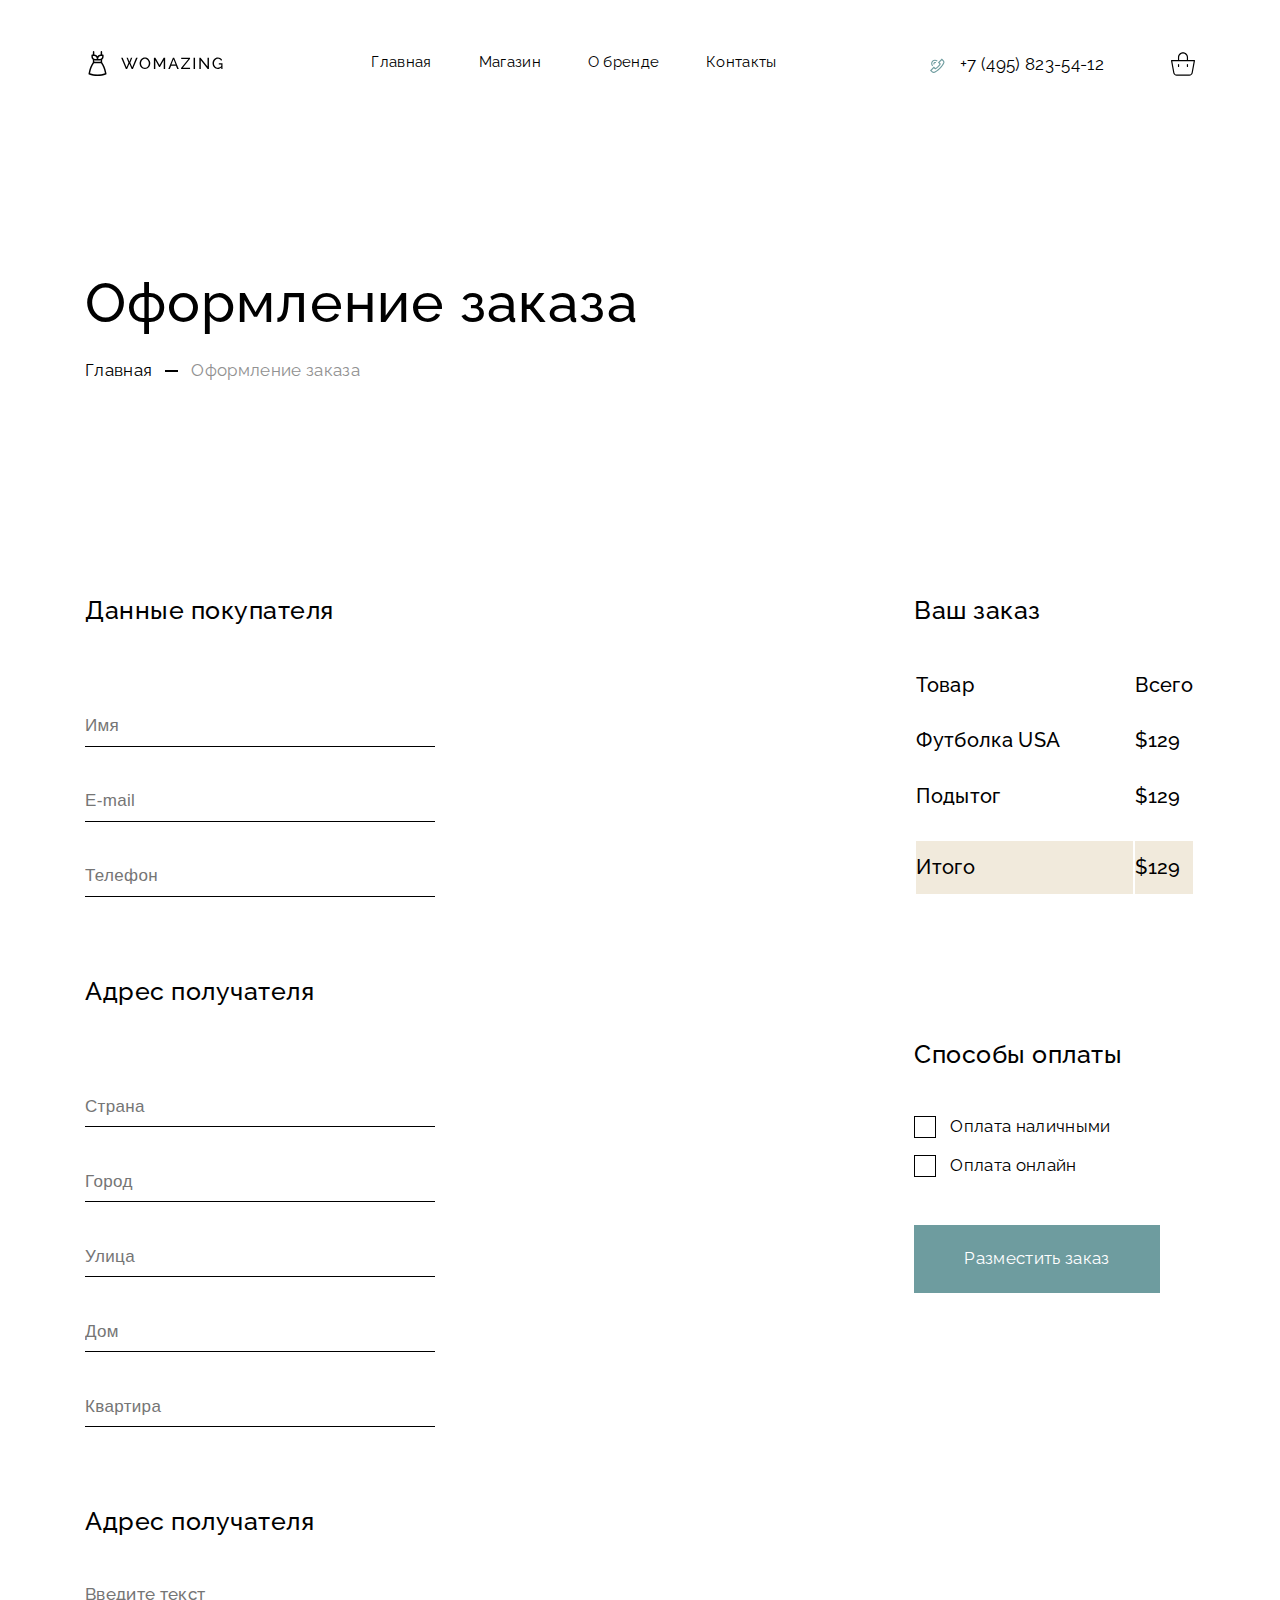
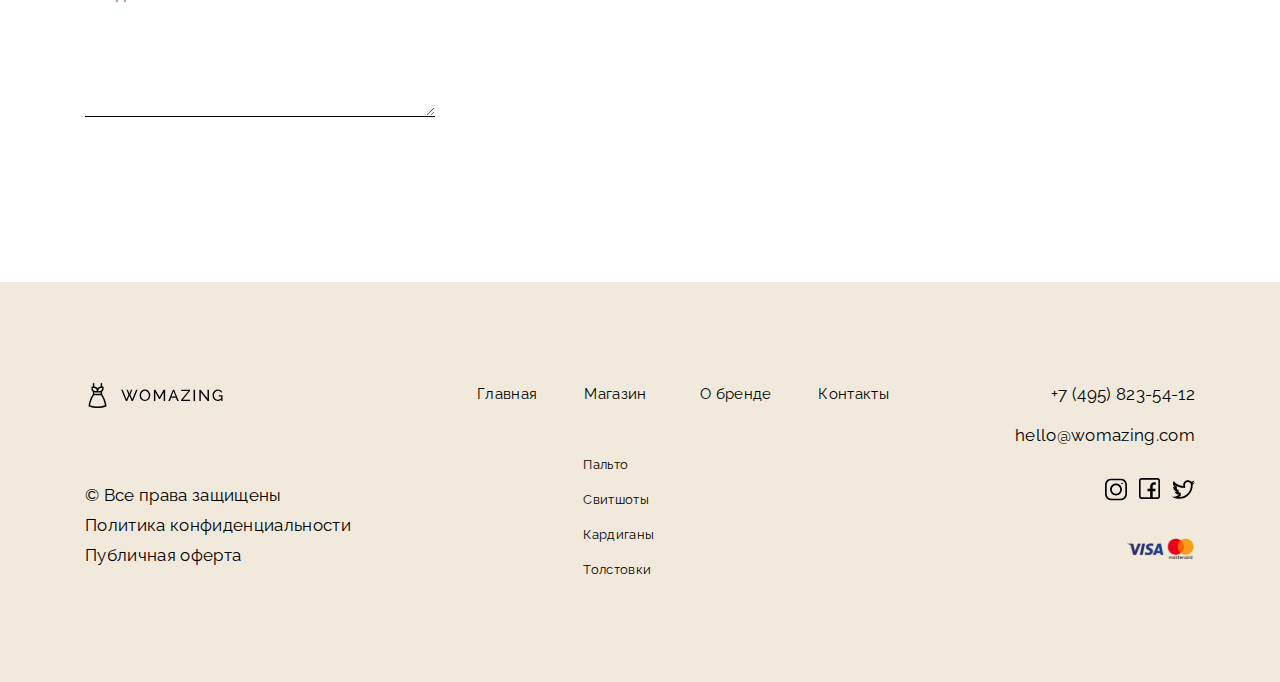
<file: checkout.html>
<!DOCTYPE html>
<html lang="en">
<head>
    <meta charset="UTF-8">
    <meta http-equiv="X-UA-Compatible" content="IE=edge">
    <meta name="viewport" content="width=device-width, initial-scale=1.0">
    <title>Womazing</title>
    <meta name="description" content="Womazing">
	<meta name="keywords" content="магазин, одежда, свитеры, купальники, футболки, покупки онлайн, мода">
	<!-- OG Tags -->
	<meta property="og:title" content="Womazing / Главная">
	<meta property="og:description" content="Womazing">
	<meta property="og:type" content="article">
	<meta property="og:site_name" content="WebCode">
	<!-- Styling -->
	<meta name="theme-color" content="#4985FF">
	<link rel="icon" type="image/png" href="./img/favicon.png">
    <!-- Bootstrap -->
    <!-- CSS -->
    <link href="https://fonts.googleapis.com/css2?family=Raleway:wght@400;500;700&display=swap" rel="stylesheet">
    <link rel="stylesheet" href="./css/style.css">
</head>
<body>
    <header class="header" id="header">
        <div class="container">
            <div class="header__wrapper">
                <div class="header__menu_wrapper">
                    <div class="header__menu_logo-wrap">
                        <a href="index.html" class="header__menu_logo-link">
                            <img src="./img/logo.svg" alt="logo" class="header__menu_logo-img">
                        </a>
                    </div>
                    <nav class="header__menu_links_wrap">
                        <ul class="header__menu_list">
                            <li class="header__menu_item">
                                <a href="./index.html" title="Главная" class="header__menu_link">
                                    Главная
                                </a>
                            </li>
                            <li class="header__menu_item">
                                <a href="./shop.html" title="Магазин" class="header__menu_link">
                                    Магазин
                                </a>
                            </li>
                            <li class="header__menu_item">
                                <a href="./about.html" title="О бренде" class="header__menu_link">
                                    О бренде
                                </a>
                            </li>
                            <li class="header__menu_item">
                                <a href="./contacts.html" title="Контакты" class="header__menu_link">
                                    Контакты
                                </a>
                            </li>
                        </ul>
                    </nav>
                    <div class="header__menu_contacts-wrap">
                        <div class="header__menu_contact_wrapper">
                            <button type="button" class="header__menu_contact_btn" id="btnOpenModal">
                                <div class="header__menu_contact_icon-tel"></div>
                            </button>
                            <a href="tel:+74958235412" class="header__menu_contact_link">
                                +7 (495) 823-54-12
                            </a>
                        </div>
                        <div class="header__menu_contact_basket_wrap">
                            <a href="./basket.html" class="header__menu_contact_basket-link">
                                <img src="./img/basket.svg" alt="" class="header__menu_contact_basket-img">
                            </a>
                        </div>
                    </div>

                    <!-- Modal -->
                    <div class="header__modal-window_wrapper" id="modalWindow">
                        <div class="header__overlay-modal" id="header__overlay-modal"></div>
                        <div class="header__modal-window_form_wrapper">
                            <button class="header__modal-window_form_btn-close" id="btnCloseModal">
                                <img src="./img/Close.svg" alt="" class="header__modal-window_form_icon-close">
                            </button>
                            <h4 class="header__modal-window_form_title">
                                Заказать обратный звонок
                            </h4>
                            <form action="" class="header__modal-window_form" id="header__modal-window_form">
                                <input type="text" class="header__modal-window_form_input" name="name"  placeholder="Имя" required>

                                <input type="email" class="header__modal-window_form_input" name="email"  placeholder="E-mail" required>

                                <input type="tel" class="header__modal-window_form_input" name="phone"  placeholder="Телефон" required>

                                <button type="submit" class="header__modal-window_form-btn btnBac" id="btnFormRequestCall"  data-submit="">
                                    Заказать звонок
                                </button>
                            </form>
                        </div>
                        <div class="header__modal-window-set" id="modalWindowSet">
                            <h4 class="header__modal-window-set_title">
                                Отлично! Мы скоро вам перезвоним.
                            </h4>
                            <button type="reset" class="btnTransparent header__modal-window-set-close close" id="btnCloseModalSet">
                                Закрыть
                            </button>
                        </div>
                    </div>
                    <!-- Modal end -->
                </div>
                <div class="header__title-link_wrapper">
                    <div class="header__title_wrapper">
                        <h2 class="header__title">
                            Оформление заказа
                        </h2>
                    </div>
                    <ul class="header__link_list">
                        <li class="header__link_item">
                            <a href="./index.html" class="header__link">
                                Главная
                            </a>
                        </li>
                        <li class="border-hyphen">
                        </li>
                        <li class="header__link_item">
                            <a href="#" class="header__link disabled">
                                Оформление заказа
                            </a>
                        </li>
                    </ul>
                </div>
            </div>
        </div>
    </header>

    <section class="checkout" id="checkout">
        <div class="container">
            <div class="checkout__flex-wrapper">
                <div class="checkout__form_wrapper">
                    <form action="" class="checkout-form" id="checkoutForm">
                        <div class="checkout-form__flex-wrapper">
                            <h3 class="checkout-form__title">Данные покупателя</h3>
                            <input type="text" name="name" class="checkout__input" placeholder="Имя" required>
                            <input type="email" name="email" class="checkout__input" placeholder="E-mail" required>
                            <input type="tel" name="phone"  class="checkout__input" placeholder="Телефон" required>
                        </div>
                        
                        <div class="checkout-form__flex-wrapper">
                            <h3 class="checkout-form__title">Адрес получателя</h3>
                            <input type="text" name="name" class="checkout__input" placeholder="Страна" required>
                            <input type="text" name="email" class="checkout__input" placeholder="Город" required>
                            <input type="text" name="phone"  class="checkout__input" placeholder="Улица" required>
                            <input type="text" name="email" class="checkout__input" placeholder="Дом" required>
                            <input type="text" name="phone"  class="checkout__input" placeholder="Квартира" required>
                        </div>
                        
                        <div class="checkout-form__flex-wrapper">
                            <h3 class="checkout-form__title">Адрес получателя</h3>
                            <textarea name="massange" class="checkout__massange-form contacts__form-send-massange checkout__input" placeholder="Введите текст"></textarea>
                        </div>
                    </form>
                </div>
                <div class="checkoutYourOrder__wrapper">
                    <div class="checkout__order-total_wrapper">
                        <table class="checkout__table" align="center">
                            <h3 class="checkout-form__title">Ваш заказ</h3>
                            <tr class="checkout__order">
                                <td class="checkout__order_title checkout__order">Товар</td>
                                <td class="checkout__order_title checkout__order">Всего</td>
                            </tr>
                            <tr class="checkout__order">
                                <td class="checkout__order">Футболка USA</td>
                                <td class="checkout__order">$129</td>
                            </tr>
                            <tr class="checkout__order">
                                <td class="checkout__order">Подытог</td>
                                <td class="checkout__order">$129</td>
                            </tr>
                            <tr class="checkout__order checkout__order_bacg-pos" bgcolor="#F1EADC">
                                <td class="checkout__order_title-bcg">Итого</td>
                                <td class="checkout__order_title-bcg">$129</td>
                            </tr>
                        </table>
                    </div>
                    <div class="way-pay__wrapper">
                        <h3 class="checkout-form__title">Способы оплаты</h3>
                        <div class="way-pay__radio-btn">
                            <ul class="way-pay__radio-btn_list">
                                <li class="way-pay__radio-btn_item">
                                    <input type="radio" id="pay-cash" name="radio">
                                    <label for="pay-cash"></label>
                                    Оплата наличными
                                </li>
                                <li class="way-pay__radio-btn_item">
                                    <input type="radio" id="pay-online" name="radio">
                                    <label for="pay-online"></label>
                                    Оплата онлайн
                                </li>
                            </ul>
                            <button type="submit" class="checkoutYourOrder__btn btnBac" data-submitCheckoutBtn="checkoutYourOrderBbtn">Разместить заказ</button>
                        </div>
                    </div>
                </div>
            </div>
        </div>
    </section>

    <footer class="footer" id="footer">
        <div class="container">
            <div class="footer-flex__wrapper">
                <div class="footer__logo_wrapper">
                    <div class="footer__logo-icon_wrapper">
                        <img src="./img/logo.svg" alt="" class="footer__logo-icon">
                    </div>
                    <div class="footer__logo-offer_wrapper">
                        <span class="footer__logo_text">
                            © Все права защищены
                        </span>
                        <a href="#" class="footer__logo_link">
                            Политика конфиденциальности
                        </a>
                        <a href="#" class="footer__logo_link">
                            Публичная оферта
                        </a>
                    </div>
                </div>
                <div class="footer__menu_wrapper">
                    <nav class="header__menu_links_wrap">
                        <ul class="header__menu_list">
                            <li class="header__menu_item">
                                <a href="./index.html" title="Главная" class="header__menu_link">
                                    Главная
                                </a>
                            </li>
                            <li class="header__menu_item">
                                <a href="./shop.html" title="Магазин" class="header__menu_link">
                                    Магазин
                                </a>
                                <div class="footer-menu__link-shop_wrapper">
                                    <ul class="footer-menu__link-shop_list">
                                        <li class="footer-menu__link-shop_item">
                                            <a href="#" class="footer-menu__link-shop_link">
                                                Пальто
                                            </a>
                                        </li>
                                        <li class="footer-menu__link-shop_item">
                                            <a href="#" class="footer-menu__link-shop_link">
                                                Свитшоты
                                            </a>
                                        </li>
                                        <li class="footer-menu__link-shop_item">
                                            <a href="#" class="footer-menu__link-shop_link">
                                                Кардиганы
                                            </a>
                                        </li>
                                        <li class="footer-menu__link-shop_item">
                                            <a href="#" class="footer-menu__link-shop_link">
                                                Толстовки
                                            </a>
                                        </li>
                                    </ul>
                                </div>
                            </li>
                            <li class="header__menu_item">
                                <a href="./about.html" title="О бренде" class="header__menu_link">
                                    О бренде
                                </a>
                            </li>
                            <li class="header__menu_item">
                                <a href="./contacts.html" title="Контакты" class="header__menu_link">
                                    Контакты
                                </a>
                            </li>
                        </ul>
                    </nav>
                </div>
                <div class="footer__contact_wrapper">
                    <div class="footer__contacts_wrapper">
                        <a href="tel:+74958235412" class="footer__contact_tel">
                            +7 (495) 823-54-12
                        </a>
                        <a href="mailto:hello@womazing.com" class="footer__contact_email">
                            hello@womazing.com
                        </a>
                    </div>
                    <div class="footer__contact-social_wrapper">
                        <a href="https://www.instagram.com/" class="footer__massange-btn" rel="nofollow noopener noreferrer" target="_blank">
                            <img src="./img/instagram.svg" alt="" class="footer__contact-social_img">
                        </a>
                        <a href="https://www.facebook.com" class="footer__massange-btn" rel="nofollow noopener noreferrer" target="_blank">
                            <img src="./img/facebook.svg" alt="" class="footer__contact-social_img">
                        </a>
                        <a href="https://twitter.com" class="footer__massange-btn" rel="nofollow noopener noreferrer" target="_blank">
                            <img src="./img/twitter.svg" alt="" class="footer__contact-social_img">
                        </a>
                    </div>
                    <div class="footer__contact_visa_wrapper">
                        <img src="./img/visa-mastercard.svg" alt="" class="footer__contact_visa">
                    </div>
                </div>
            </div>
        </div>
    </footer>
    <script src="./js/jquery-3.6.4.min.js"></script>
    <script src="./js/jquery.validate.min.js"></script>
    <script src="./js/modal-script.js"></script>
    <script src="./js/main.js"></script>
</body>
</html>
</file>
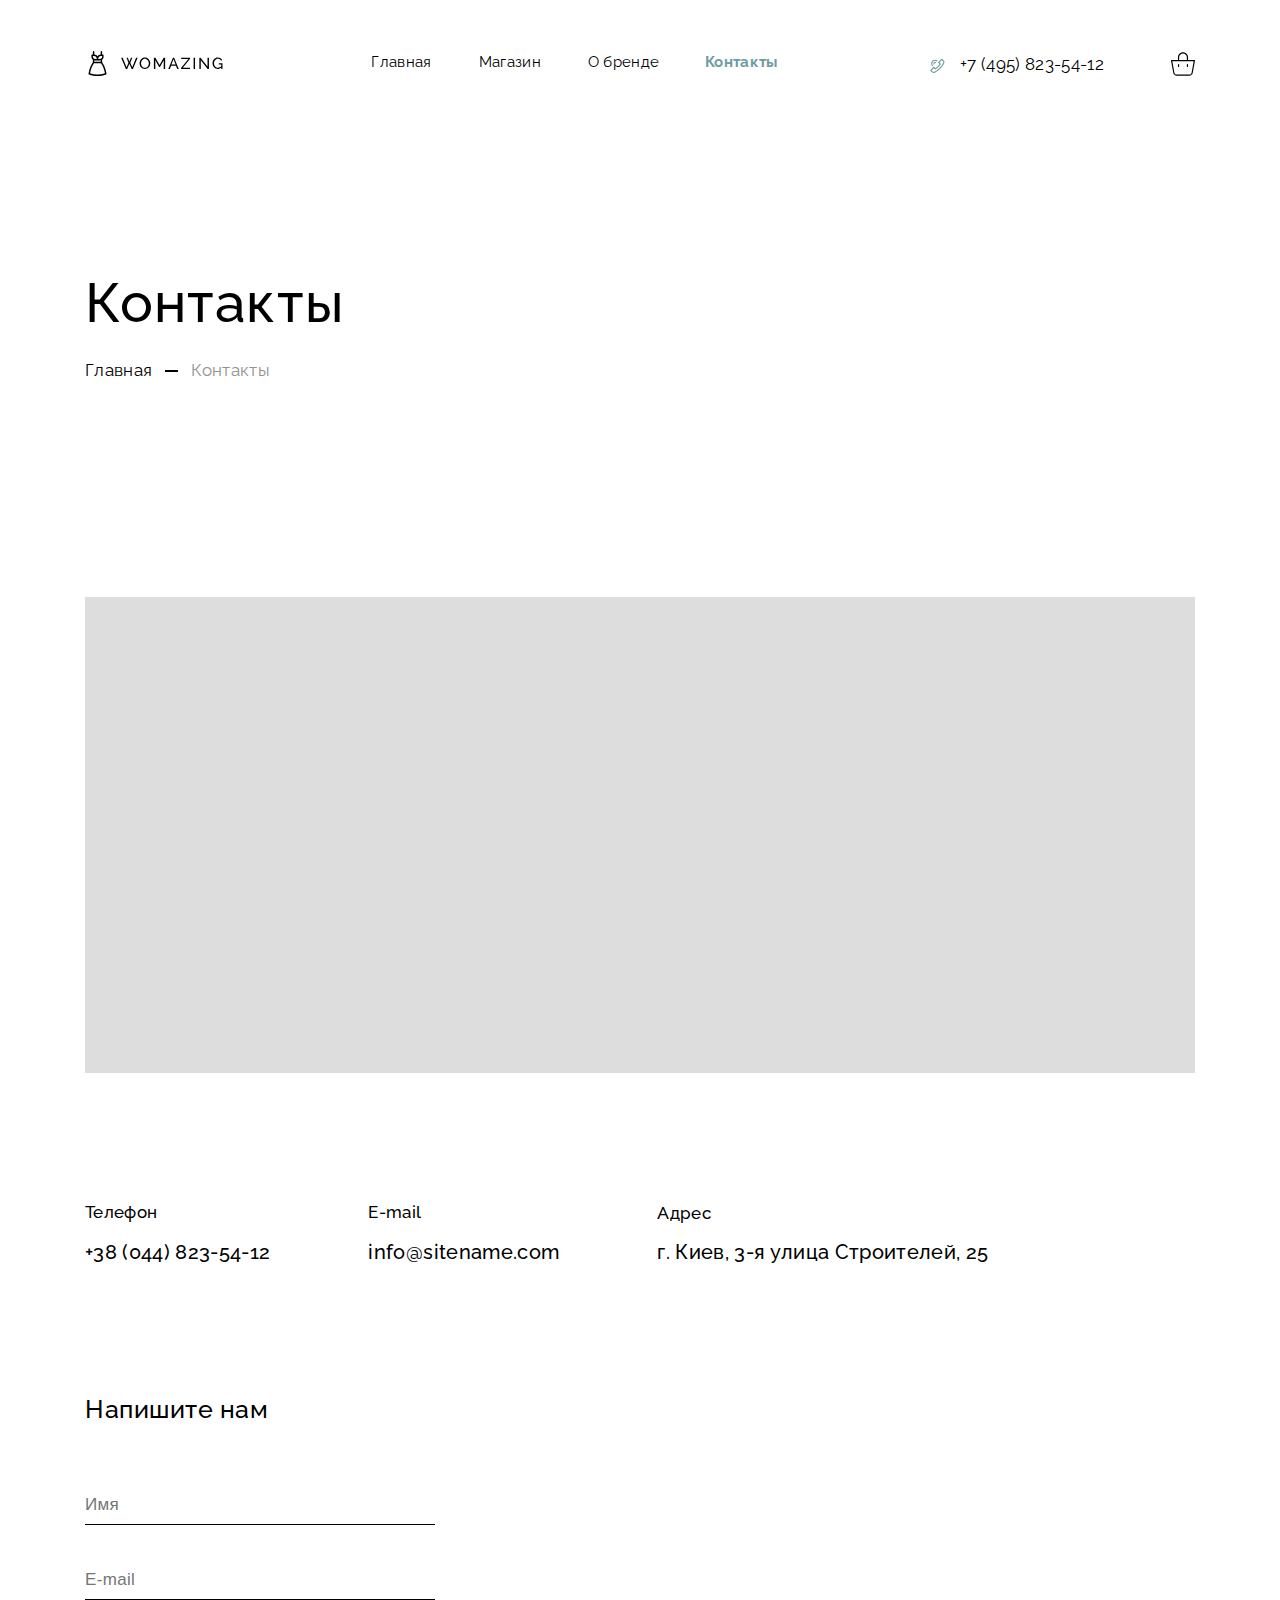
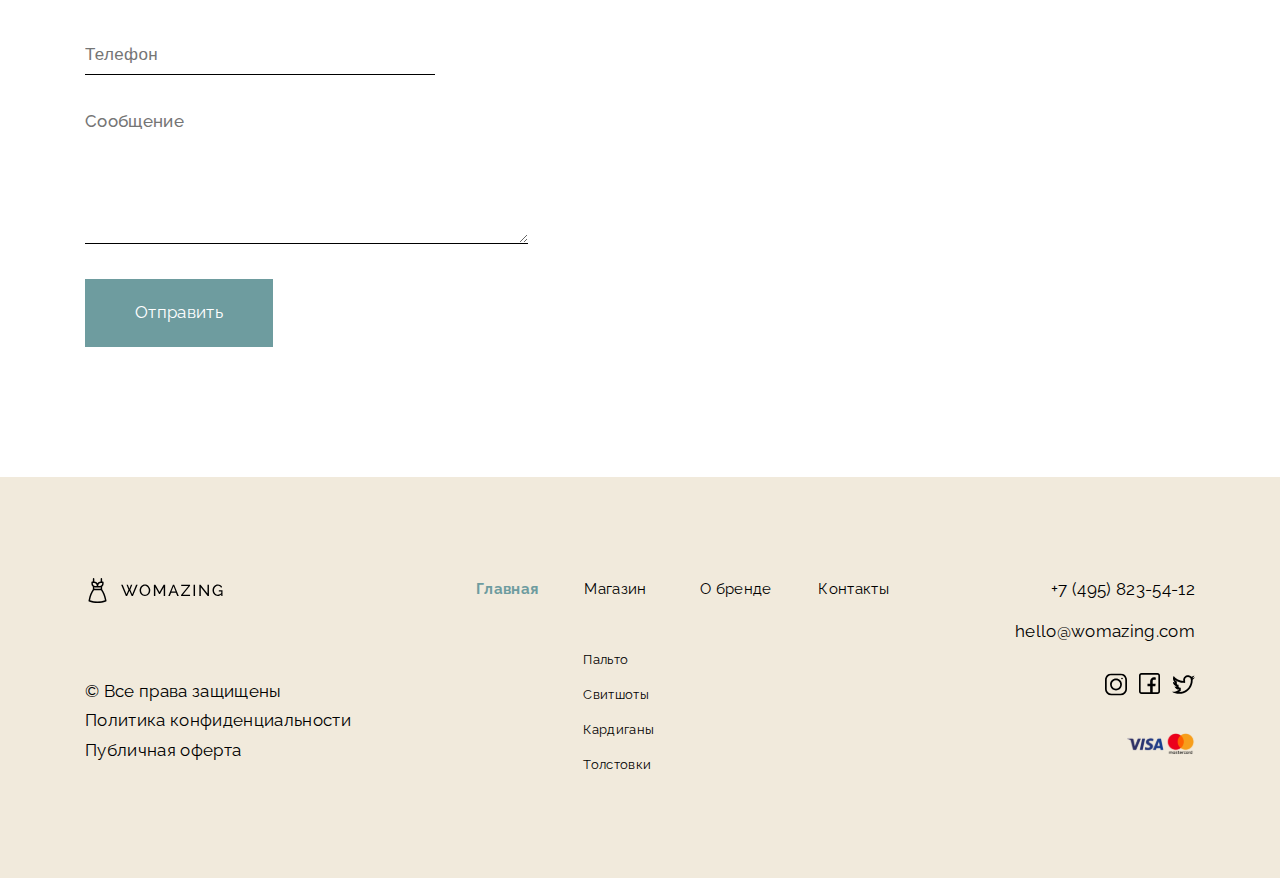
<file: contacts.html>
<!DOCTYPE html>
<html lang="ru">
<head>
    <meta charset="UTF-8">
    <meta http-equiv="X-UA-Compatible" content="IE=edge">
    <meta name="viewport" content="width=device-width, initial-scale=1.0">
    <title>Womazing</title>
    <meta name="description" content="Womazing">
	<meta name="keywords" content="магазин, одежда, свитеры, купальники, футболки, покупки онлайн, мода">
	<!-- OG Tags -->
	<meta property="og:title" content="Womazing / Главная">
	<meta property="og:description" content="Womazing">
	<meta property="og:type" content="article">
	<meta property="og:site_name" content="WebCode">
	<!-- Styling -->
	<meta name="theme-color" content="#4985FF">
	<link rel="icon" type="image/png" href="./img/favicon.png">
    <!-- Map -->
    <script src="https://api-maps.yandex.ru/2.1/?apikey=15bb45e4-c080-4be5-b707-78f9bbc47f80&lang=ru_RU" type="text/javascript"> 
	</script>
    <!-- CSS -->
    <link href="https://fonts.googleapis.com/css2?family=Raleway:wght@400;500;700&display=swap" rel="stylesheet">
    <link rel="stylesheet" href="./css/style.css">
</head>
<body>
    <header class="header" id="header">
        <div class="container">
            <div class="header__wrapper">
                <div class="header__menu_wrapper">
                    <div class="header__menu_logo-wrap">
                        <a href="index.html" class="header__menu_logo-link">
                            <img src="./img/logo.svg" alt="logo" class="header__menu_logo-img">
                        </a>
                    </div>
                    <nav class="header__menu_links_wrap">
                        <ul class="header__menu_list">
                            <li class="header__menu_item">
                                <a href="./index.html" title="Главная" class="header__menu_link">
                                    Главная
                                </a>
                            </li>
                            <li class="header__menu_item">
                                <a href="./shop.html" title="Магазин" class="header__menu_link">
                                    Магазин
                                </a>
                            </li>
                            <li class="header__menu_item">
                                <a href="./about.html" title="О бренде" class="header__menu_link">
                                    О бренде
                                </a>
                            </li>
                            <li class="header__menu_item">
                                <a href="./contacts.html" title="Контакты" class="header__menu_link header__menu_link-w-700">
                                    Контакты
                                </a>
                            </li>
                        </ul>
                    </nav>
                    <div class="header__menu_contacts-wrap">
                        <div class="header__menu_contact_wrapper">
                            <button type="button" class="header__menu_contact_btn" id="btnOpenModal">
                                <div class="header__menu_contact_icon-tel"></div>
                            </button>
                            <a href="tel:+74958235412" class="header__menu_contact_link">
                                +7 (495) 823-54-12
                            </a>
                        </div>
                        <div class="header__menu_contact_basket_wrap">
                            <a href="./basket.html" class="header__menu_contact_basket-link">
                                <img src="./img/basket.svg" alt="" class="header__menu_contact_basket-img">
                            </a>
                        </div>
                    </div>

                    <!-- Modal -->
                    <div class="header__modal-window_wrapper" id="modalWindow">
                        <div class="header__overlay-modal" id="header__overlay-modal"></div>
                        <div class="header__modal-window_form_wrapper">
                            <button class="header__modal-window_form_btn-close" id="btnCloseModal">
                                <img src="./img/Close.svg" alt="" class="header__modal-window_form_icon-close">
                            </button>
                            <h4 class="header__modal-window_form_title">
                                Заказать обратный звонок
                            </h4>
                            <form action="" class="header__modal-window_form" id="header__modal-window_form">
                                <input type="text" class="header__modal-window_form_input" name="name"  placeholder="Имя" required>

                                <input type="email" class="header__modal-window_form_input" name="email"  placeholder="E-mail" required>

                                <input type="tel" class="header__modal-window_form_input" name="phone"  placeholder="Телефон" required>

                                <button type="submit" class="header__modal-window_form-btn btnBac" id="btnFormRequestCall"  data-submit="">
                                    Заказать звонок
                                </button>
                            </form>
                        </div>
                        <div class="header__modal-window-set" id="modalWindowSet">
                            <h4 class="header__modal-window-set_title">
                                Отлично! Мы скоро вам перезвоним.
                            </h4>
                            <button type="reset" class="btnTransparent header__modal-window-set-close close" id="btnCloseModalSet">
                                Закрыть
                            </button>
                        </div>
                    </div>
                    <!-- Modal end -->
                </div>
                <div class="header__title-link_wrapper">
                    <div class="header__title_wrapper">
                        <h2 class="header__title">
                            Контакты
                        </h2>
                    </div>
                    <ul class="header__link_list">
                        <li class="header__link_item">
                            <a href="./index.html" class="header__link">
                                Главная
                            </a>
                        </li>
                        <li class="border-hyphen">
                        </li>
                        <li class="header__link_item">
                            <a href="#" class="header__link disabled">
                                Контакты
                            </a>
                        </li>
                    </ul>
                </div>
            </div>
        </div>
    </header>

    <section class="contacts__map" id="contacts">
        <div class="container">
            <div id="map"></div>
        </div>
    </section>
    <section class="contacts__offer">
        <div class="container">
            <div class="contacts__offer_wrapper">
                <div class="contacts__offer-tel_wrapper">
                    <h4 class="contacts__offer_title">
                        Телефон
                    </h4>
                    <a href="tel:+380448235412" class="contacts__offer_link">
                        +38 (044) 823-54-12
                    </a>
                </div>
                <div class="contacts__offer-email_wrapper">
                    <h4 class="contacts__offer_title">
                        E-mail
                    </h4>
                    <a href="mailto:info@sitename.com" class="contacts__offer_link">
                        info@sitename.com
                    </a>
                </div>
                <div class="contacts__offer-address_wrapper">
                    <h4 class="contacts__offer_title">
                        Адрес
                    </h4>
                    <p class="contacts__offer_link">
                        г. Киев, 3-я улица Строителей, 25
                    </p>
                </div>
            </div>
        </div>
    </section>
    <section class="contacts__form">
        <div class="container">
            <div class="contacts__form_wrapper">
                <h3 class="contacts__form_title">
                    Напишите нам
                </h3>
                <form action="" class="contacts__form-send" id="formSendContacts">
                    <input type="text" class="contacts__form-send_input" name="name"  placeholder="Имя" required>
                    <input type="email" class="contacts__form-send_input" name="email"  placeholder="E-mail" required>
                    <input type="tel" class="contacts__form-send_input" name="phone"  placeholder="Телефон" required>
                    <textarea name="massange" class="contacts__form-send-massange" placeholder="Сообщение"></textarea>
                    <button type="submit" class="contacts__form-send-btn btnBac" id="btnFormSendContacts"  data-submit="">
                        Отправить
                    </button>
                </form>
                <div class="contacts__form_modal-set" id="formSendContactsSet">
                    <h3 class="contacts__form_modal-set_title">
                        Сообщение успешно отправлено
                    </h3>
                </div>
            </div> 
        </div>
    </section>

    <footer class="footer" id="footer">
        <div class="container">
            <div class="footer-flex__wrapper">
                <div class="footer__logo_wrapper">
                    <div class="footer__logo-icon_wrapper">
                        <img src="./img/logo.svg" alt="" class="footer__logo-icon">
                    </div>
                    <div class="footer__logo-offer_wrapper">
                        <span class="footer__logo_text">
                            © Все права защищены
                        </span>
                        <a href="#" class="footer__logo_link">
                            Политика конфиденциальности
                        </a>
                        <a href="#" class="footer__logo_link">
                            Публичная оферта
                        </a>
                    </div>
                </div>
                <div class="footer__menu_wrapper">
                    <nav class="header__menu_links_wrap">
                        <ul class="header__menu_list">
                            <li class="header__menu_item">
                                <a href="./index.html" title="Главная" class="header__menu_link header__menu_link-w-700">
                                    Главная
                                </a>
                            </li>
                            <li class="header__menu_item">
                                <a href="./shop.html" title="Магазин" class="header__menu_link">
                                    Магазин
                                </a>
                                <div class="footer-menu__link-shop_wrapper">
                                    <ul class="footer-menu__link-shop_list">
                                        <li class="footer-menu__link-shop_item">
                                            <a href="#" class="footer-menu__link-shop_link">
                                                Пальто
                                            </a>
                                        </li>
                                        <li class="footer-menu__link-shop_item">
                                            <a href="#" class="footer-menu__link-shop_link">
                                                Свитшоты
                                            </a>
                                        </li>
                                        <li class="footer-menu__link-shop_item">
                                            <a href="#" class="footer-menu__link-shop_link">
                                                Кардиганы
                                            </a>
                                        </li>
                                        <li class="footer-menu__link-shop_item">
                                            <a href="#" class="footer-menu__link-shop_link">
                                                Толстовки
                                            </a>
                                        </li>
                                    </ul>
                                </div>
                            </li>
                            <li class="header__menu_item">
                                <a href="./about.html" title="О бренде" class="header__menu_link">
                                    О бренде
                                </a>
                            </li>
                            <li class="header__menu_item">
                                <a href="./contacts.html" title="Контакты" class="header__menu_link">
                                    Контакты
                                </a>
                            </li>
                        </ul>
                    </nav>
                </div>
                <div class="footer__contact_wrapper">
                    <div class="footer__contacts_wrapper">
                        <a href="tel:+74958235412" class="footer__contact_tel">
                            +7 (495) 823-54-12
                        </a>
                        <a href="mailto:hello@womazing.com" class="footer__contact_email">
                            hello@womazing.com
                        </a>
                    </div>
                    <div class="footer__contact-social_wrapper">
                        <a href="https://www.instagram.com/" class="footer__massange-btn" rel="nofollow noopener noreferrer" target="_blank">
                            <img src="./img/instagram.svg" alt="" class="footer__contact-social_img">
                        </a>
                        <a href="https://www.facebook.com" class="footer__massange-btn" rel="nofollow noopener noreferrer" target="_blank">
                            <img src="./img/facebook.svg" alt="" class="footer__contact-social_img">
                        </a>
                        <a href="https://twitter.com" class="footer__massange-btn" rel="nofollow noopener noreferrer" target="_blank">
                            <img src="./img/twitter.svg" alt="" class="footer__contact-social_img">
                        </a>
                    </div>
                    <div class="footer__contact_visa_wrapper">
                        <img src="./img/visa-mastercard.svg" alt="" class="footer__contact_visa">
                    </div>
                </div>
            </div>
        </div>
    </footer>
    <script src="./js/jquery-3.6.4.min.js"></script>
    <script src="./js/jquery.validate.min.js"></script>
    <script src="./js/modal-script.js"></script>
    <script src="./js/map.js" type="text/javascript"></script>
    <script src="./js/main.js"></script>
</body>
</html>
</file>
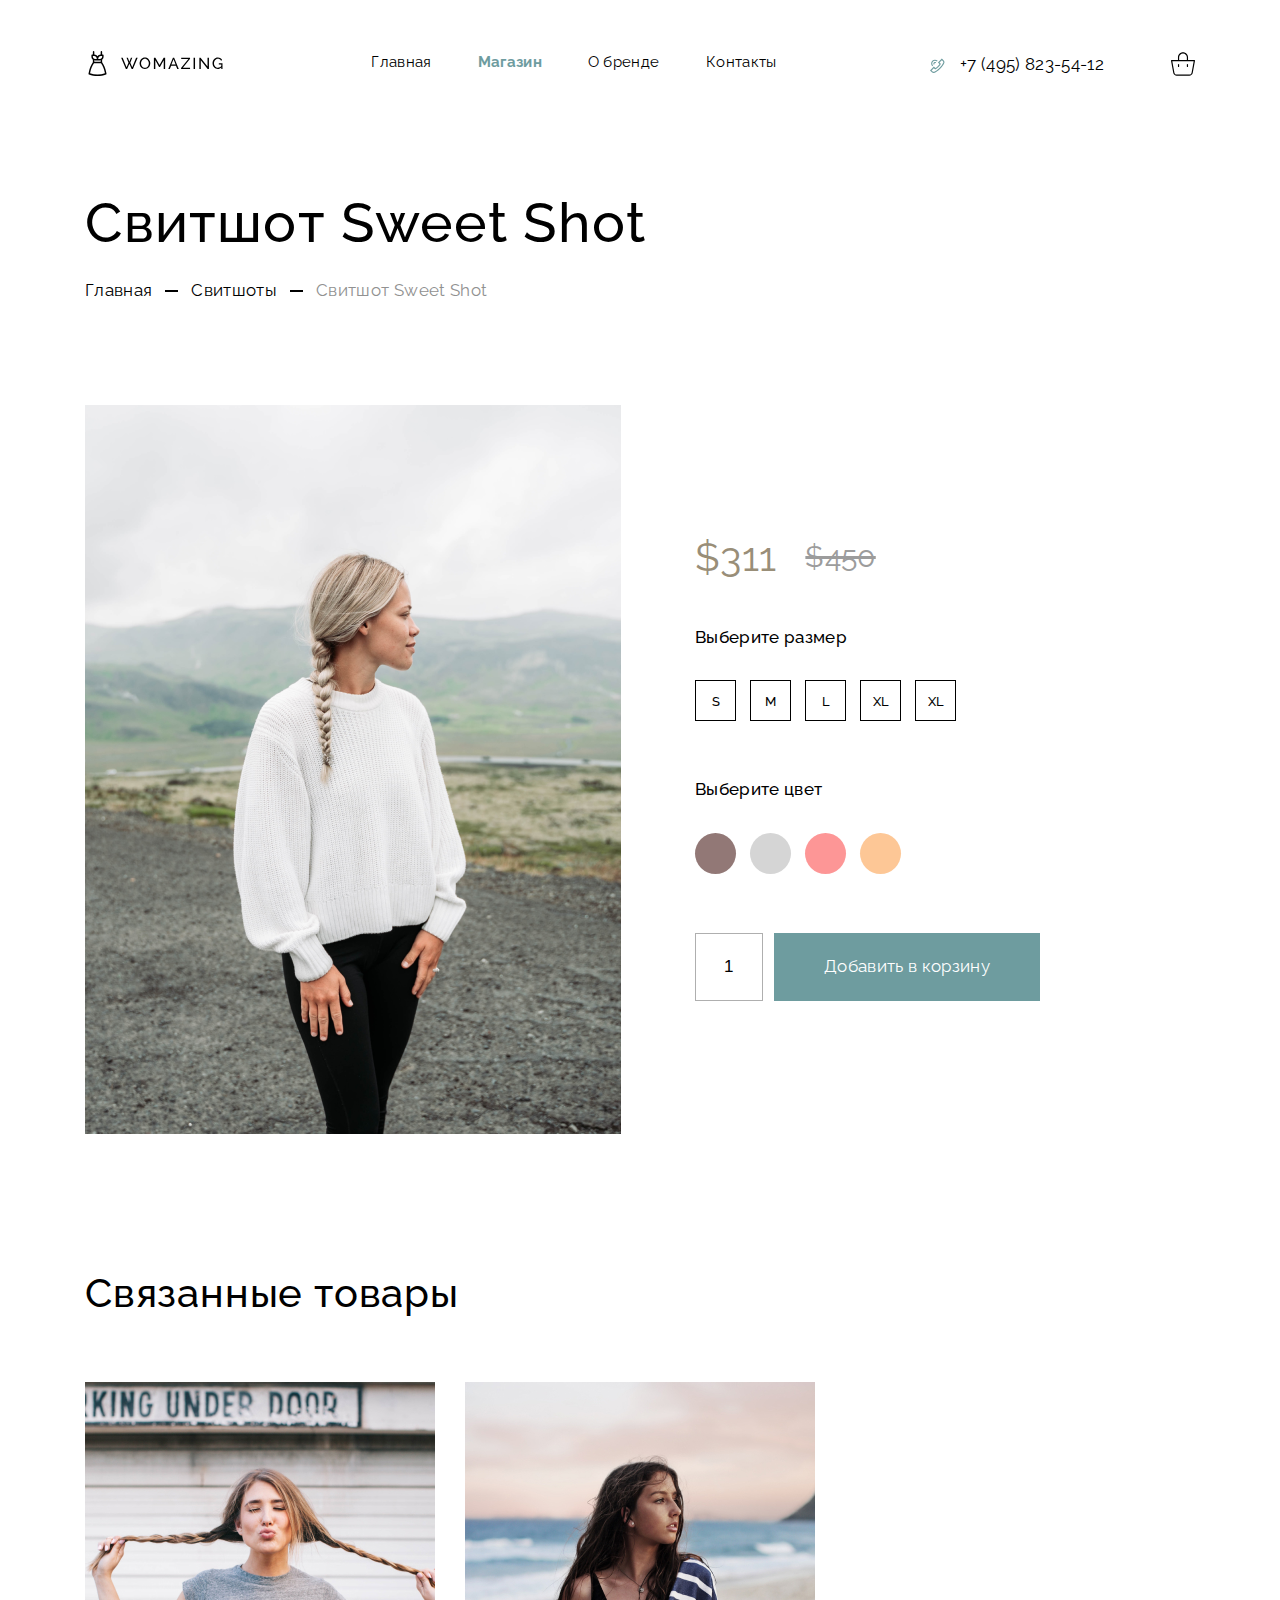
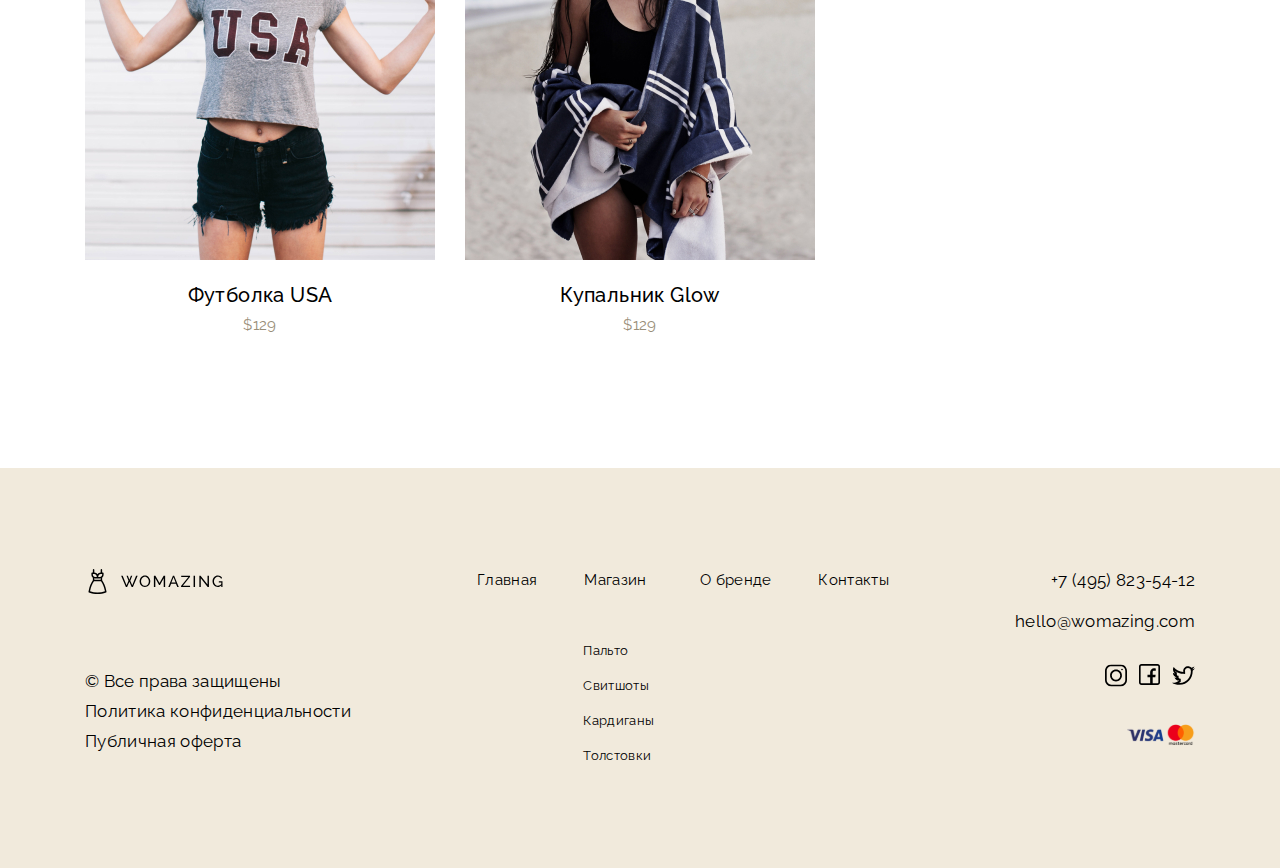
<file: one-item.html>
<!DOCTYPE html>
<html lang="ru">
<head>
    <meta charset="UTF-8">
    <meta http-equiv="X-UA-Compatible" content="IE=edge">
    <meta name="viewport" content="width=device-width, initial-scale=1.0">
    <title>Womazing</title>
    <meta name="description" content="Womazing">
	<meta name="keywords" content="магазин, одежда, свитеры, купальники, футболки, покупки онлайн, мода">
	<!-- OG Tags -->
	<meta property="og:title" content="Womazing / Главная">
	<meta property="og:description" content="Womazing">
	<meta property="og:type" content="article">
	<meta property="og:site_name" content="WebCode">
	<!-- Styling -->
	<meta name="theme-color" content="#4985FF">
	<link rel="icon" type="image/png" href="./img/favicon.png">
    <!-- Bootstrap -->
    <!-- CSS -->
    <link href="https://fonts.googleapis.com/css2?family=Raleway:wght@400;500;700&display=swap" rel="stylesheet">
    <link rel="stylesheet" href="./css/style.css">
</head>
<body>
    <header class="header" id="header">
        <div class="container">
            <div class="header__wrapper">
                <div class="header__menu_wrapper">
                    <div class="header__menu_logo-wrap">
                        <a href="index.html" class="header__menu_logo-link">
                            <img src="./img/logo.svg" alt="logo" class="header__menu_logo-img">
                        </a>
                    </div>
                    <nav class="header__menu_links_wrap">
                        <ul class="header__menu_list">
                            <li class="header__menu_item">
                                <a href="./index.html" title="Главная" class="header__menu_link">
                                    Главная
                                </a>
                            </li>
                            <li class="header__menu_item">
                                <a href="./shop.html" title="Магазин" class="header__menu_link header__menu_link-w-700">
                                    Магазин
                                </a>
                            </li>
                            <li class="header__menu_item">
                                <a href="./about.html" title="О бренде" class="header__menu_link">
                                    О бренде
                                </a>
                            </li>
                            <li class="header__menu_item">
                                <a href="./contacts.html" title="Контакты" class="header__menu_link">
                                    Контакты
                                </a>
                            </li>
                        </ul>
                    </nav>
                    <div class="header__menu_contacts-wrap">
                        <div class="header__menu_contact_wrapper">
                            <button type="button" class="header__menu_contact_btn" id="btnOpenModal">
                                <div class="header__menu_contact_icon-tel"></div>
                            </button>
                            <a href="tel:+74958235412" class="header__menu_contact_link">
                                +7 (495) 823-54-12
                            </a>
                        </div>
                        <div class="header__menu_contact_basket_wrap">
                            <a href="./basket.html" class="header__menu_contact_basket-link">
                                <img src="./img/basket.svg" alt="" class="header__menu_contact_basket-img">
                            </a>
                        </div>
                    </div>

                    <!-- Modal -->
                    <div class="header__modal-window_wrapper" id="modalWindow">
                        <div class="header__overlay-modal" id="header__overlay-modal"></div>
                        <div class="header__modal-window_form_wrapper">
                            <button class="header__modal-window_form_btn-close" id="btnCloseModal">
                                <img src="./img/Close.svg" alt="" class="header__modal-window_form_icon-close">
                            </button>
                            <h4 class="header__modal-window_form_title">
                                Заказать обратный звонок
                            </h4>
                            <form action="" class="header__modal-window_form" id="header__modal-window_form">
                                <input type="text" class="header__modal-window_form_input" name="name"  placeholder="Имя" required>

                                <input type="email" class="header__modal-window_form_input" name="email"  placeholder="E-mail" required>

                                <input type="tel" class="header__modal-window_form_input" name="phone"  placeholder="Телефон" required>

                                <button type="submit" class="header__modal-window_form-btn btnBac" id="btnFormRequestCall"  data-submit="">
                                    Заказать звонок
                                </button>
                            </form>
                        </div>
                        <div class="header__modal-window-set" id="modalWindowSet">
                            <h4 class="header__modal-window-set_title">
                                Отлично! Мы скоро вам перезвоним.
                            </h4>
                            <button type="reset" class="btnTransparent header__modal-window-set-close close" id="btnCloseModalSet">
                                Закрыть
                            </button>
                        </div>
                    </div>
                    <!-- Modal end -->
                </div>
                <div class="headerOneItem">
                    <div class="header__title_wrapper">
                        <h2 class="header__title">
                            Свитшот Sweet Shot
                        </h2>
                    </div>
                    <ul class="header__link_list">
                        <li class="header__link_item">
                            <a href="./index.html" class="header__link">
                                Главная
                            </a>
                        </li>
                        <li class="border-hyphen">
                        </li>
                        <li class="header__link_item">
                            <a href="#" class="header__link">
                                Свитшоты
                            </a>
                        </li>
                        <li class="border-hyphen">
                        </li>
                        <li class="header__link_item">
                            <a href="#" class="header__link disabled">
                                Свитшот Sweet Shot
                            </a>
                        </li>
                    </ul>
                </div>
            </div>
        </div>
    </header>

    <section class="cardProductItems" id="cardProductItems">
        <div class="container">
            <div class="cardProductItem__flex-wrapper">
                <div class="cardProductItem__img_wrapper">
                    <img src="./img/ben-eaton-L_kaTYIuu1o-unsplash 1.png" alt="" class="cardProductItem__img">
                </div>
                <div class="cardProductItem-offer_wrapper">
                    <div class="cardProductItem-offer__card-price_wrapper">
                        <span class="cardProductItem-offer__card-price">
                            $311
                        </span>
                        <span class="cardProductItem-offer__card-price-discount">
                            $450
                        </span>
                    </div>
                    <div class="cardProductItem-offer__size-btn_wrapper">
                        <h4 class="cardProductItem-offer__title">
                            Выберите размер
                        </h4>
                        <div class="cardProductItem-offer__size-btn_wrap" id="cardProductItemSizeBtns">
                            <button class="cardProductItem-offer__size-btn">
                                S
                            </button>
                            <button class="cardProductItem-offer__size-btn">
                                M
                            </button>
                            <button class="cardProductItem-offer__size-btn">
                                L
                            </button>
                            <button class="cardProductItem-offer__size-btn">
                                XL
                            </button>
                            <button class="cardProductItem-offer__size-btn">
                                XL
                            </button>
                        </div>
                    </div>
                    <div class="cardProductItem-offer__size-btn_wrapper">
                        <h4 class="cardProductItem-offer__title">
                            Выберите цвет
                        </h4>
                        <div class="cardProductItem-offer__size-btn-color_wrap" id="cardProductItemColorBtns">
                            <button class="cardProductItem-offer__size-btn-color" style="background-color: #927876;">
                            </button>
                            <button class="cardProductItem-offer__size-btn-color" style="background-color: #D5D5D5;">
                            </button>
                            <button class="cardProductItem-offer__size-btn-color" style="background-color: #FD9696;">
                            </button>
                            <button class="cardProductItem-offer__size-btn-color" style="background-color: #FDC796;">
                            </button>
                        </div>
                    </div>
                    <div class="cardProductItem-offer__quantity_wrapper">
                        <input type="text" name="number" class="cardProductItem-offer__quantity_input" required value="1">
                        <button class="cardProductItem-offer__quantity_btn btnBac">
                            Добавить в корзину
                        </button>
                    </div>
                </div>
            </div>
            <div class="cardProductItems__related-products_wrapper">
                <h3 class="cardProductItems__related-products_title">
                    Связанные товары
                </h3>
                <div class="cardProductItems__related-products_card_wrapper">
                    <a href="" class="newCollection__cart_wrapper productCard__wrapper" data-productCard="Футболка">
                        <div class="newCollection__cart-img_wrap">
                            <img src="./img/T-shirt.jpg" alt="" class="newCollection__cart-img">
                            <div class="newCollection__cart-img-overlay">
                            </div>
                        </div>
                        <h4 class="newCollection__cart_title">
                            Футболка USA
                        </h4>
                        <div class="newCollection__cart-price_wrapper">
                            <span class="newCollection__cart-price">
                                $129
                            </span>
                        </div>
                    </a>
                    <a href="" class="newCollection__cart_wrapper productCard__wrapper" data-productCard="Купальник">
                        <div class="newCollection__cart-img_wrap">
                            <img src="./img/swimsuit.jpg" alt="" class="newCollection__cart-img">
                            <div class="newCollection__cart-img-overlay"></div>
                        </div>
                        <h4 class="newCollection__cart_title">
                            Купальник Glow
                        </h4>
                        <div class="newCollection__cart-price_wrapper">
                            <span class="newCollection__cart-price">
                                $129
                            </span>
                        </div>
                    </a>
                </div>
            </div>
        </div>
    </section>

    <footer class="footer" id="footer">
        <div class="container">
            <div class="footer-flex__wrapper">
                <div class="footer__logo_wrapper">
                    <div class="footer__logo-icon_wrapper">
                        <img src="./img/logo.svg" alt="" class="footer__logo-icon">
                    </div>
                    <div class="footer__logo-offer_wrapper">
                        <span class="footer__logo_text">
                            © Все права защищены
                        </span>
                        <a href="#" class="footer__logo_link">
                            Политика конфиденциальности
                        </a>
                        <a href="#" class="footer__logo_link">
                            Публичная оферта
                        </a>
                    </div>
                </div>
                <div class="footer__menu_wrapper">
                    <nav class="header__menu_links_wrap">
                        <ul class="header__menu_list">
                            <li class="header__menu_item">
                                <a href="./index.html" title="Главная" class="header__menu_link">
                                    Главная
                                </a>
                            </li>
                            <li class="header__menu_item">
                                <a href="./shop.html" title="Магазин" class="header__menu_link">
                                    Магазин
                                </a>
                                <div class="footer-menu__link-shop_wrapper">
                                    <ul class="footer-menu__link-shop_list">
                                        <li class="footer-menu__link-shop_item">
                                            <a href="#" class="footer-menu__link-shop_link">
                                                Пальто
                                            </a>
                                        </li>
                                        <li class="footer-menu__link-shop_item">
                                            <a href="#" class="footer-menu__link-shop_link">
                                                Свитшоты
                                            </a>
                                        </li>
                                        <li class="footer-menu__link-shop_item">
                                            <a href="#" class="footer-menu__link-shop_link">
                                                Кардиганы
                                            </a>
                                        </li>
                                        <li class="footer-menu__link-shop_item">
                                            <a href="#" class="footer-menu__link-shop_link">
                                                Толстовки
                                            </a>
                                        </li>
                                    </ul>
                                </div>
                            </li>
                            <li class="header__menu_item">
                                <a href="./about.html" title="О бренде" class="header__menu_link">
                                    О бренде
                                </a>
                            </li>
                            <li class="header__menu_item">
                                <a href="./contacts.html" title="Контакты" class="header__menu_link">
                                    Контакты
                                </a>
                            </li>
                        </ul>
                    </nav>
                </div>
                <div class="footer__contact_wrapper">
                    <div class="footer__contacts_wrapper">
                        <a href="tel:+74958235412" class="footer__contact_tel">
                            +7 (495) 823-54-12
                        </a>
                        <a href="mailto:hello@womazing.com" class="footer__contact_email">
                            hello@womazing.com
                        </a>
                    </div>
                    <div class="footer__contact-social_wrapper">
                        <a href="https://www.instagram.com/" class="footer__massange-btn" rel="nofollow noopener noreferrer" target="_blank">
                            <img src="./img/instagram.svg" alt="" class="footer__contact-social_img">
                        </a>
                        <a href="https://www.facebook.com" class="footer__massange-btn" rel="nofollow noopener noreferrer" target="_blank">
                            <img src="./img/facebook.svg" alt="" class="footer__contact-social_img">
                        </a>
                        <a href="https://twitter.com" class="footer__massange-btn" rel="nofollow noopener noreferrer" target="_blank">
                            <img src="./img/twitter.svg" alt="" class="footer__contact-social_img">
                        </a>
                    </div>
                    <div class="footer__contact_visa_wrapper">
                        <img src="./img/visa-mastercard.svg" alt="" class="footer__contact_visa">
                    </div>
                </div>
            </div>
        </div>
    </footer>
    <script src="./js/jquery-3.6.4.min.js"></script>
    <script src="./js/jquery.validate.min.js"></script>
    <script src="./js/modal-script.js"></script>
    <script src="./js/tabsOneItem.js"></script>
    <script src="./js/main.js"></script>
</body>
</html>
</file>
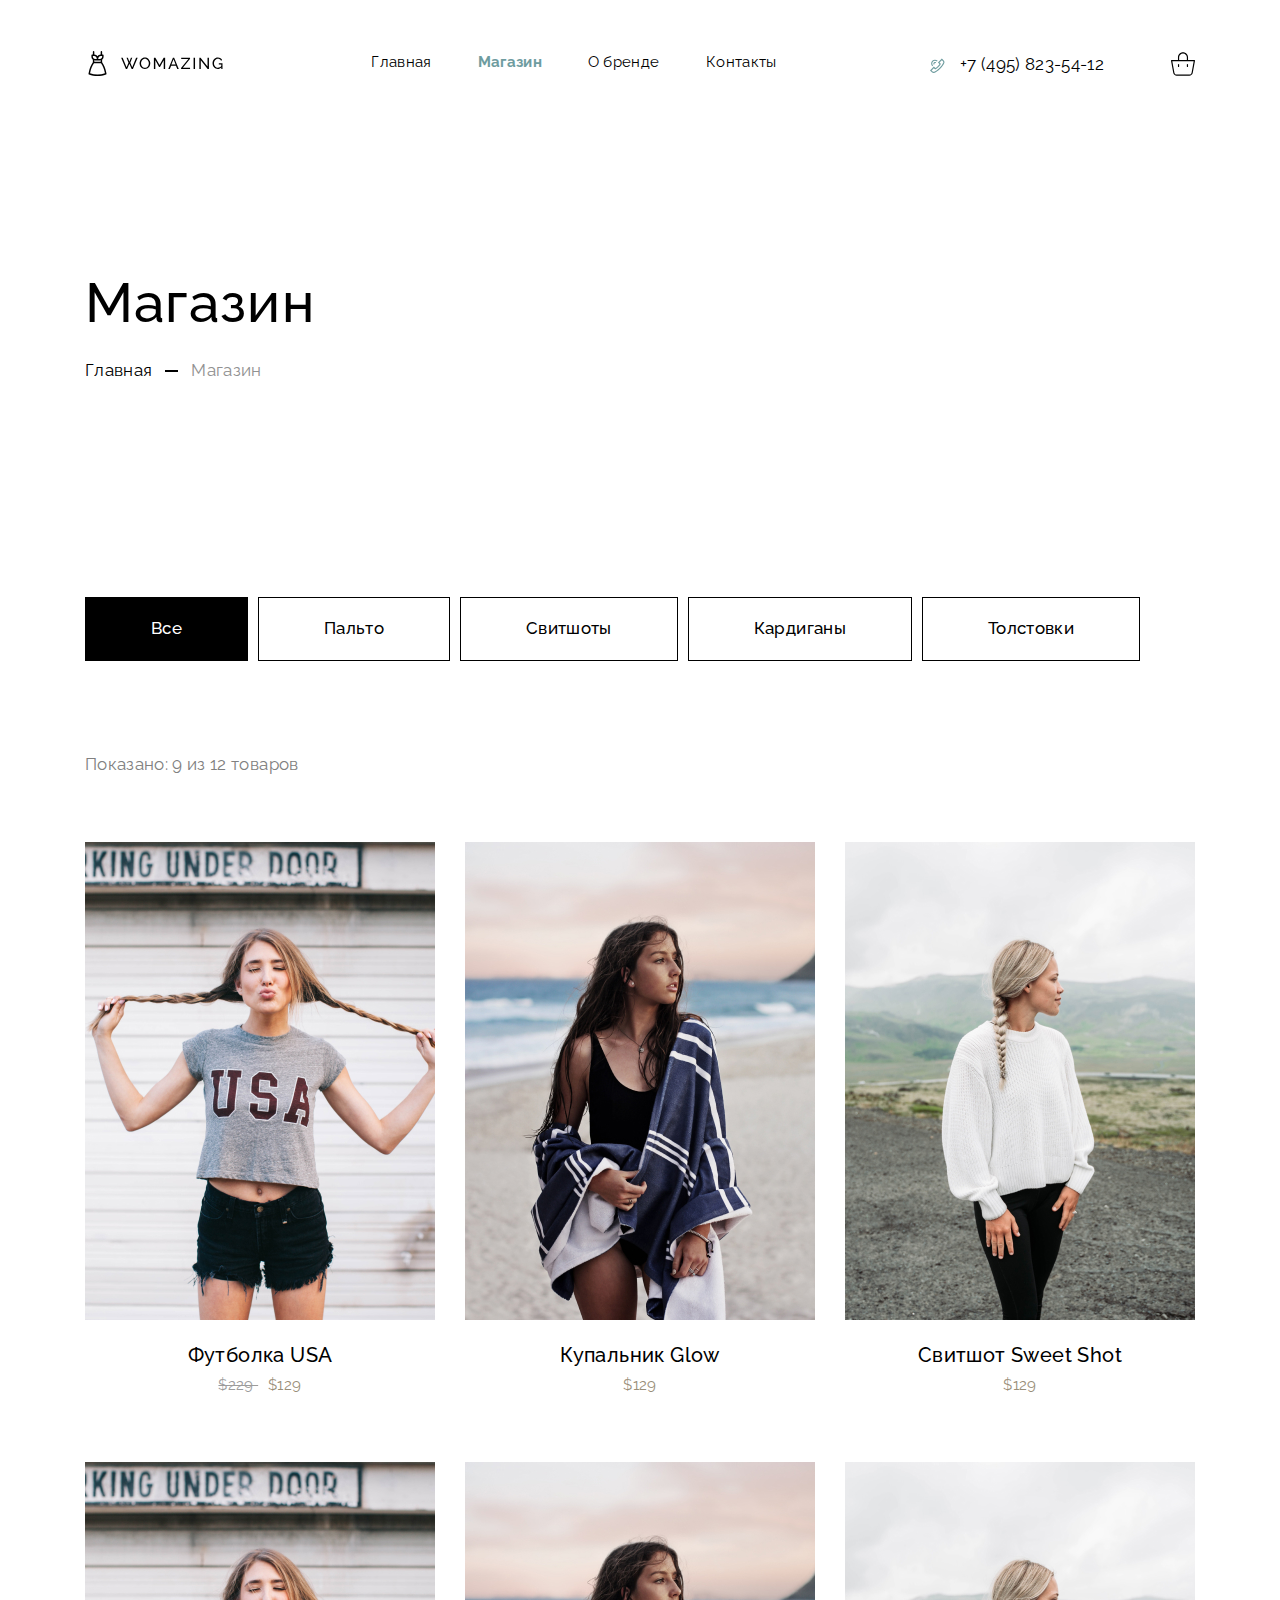
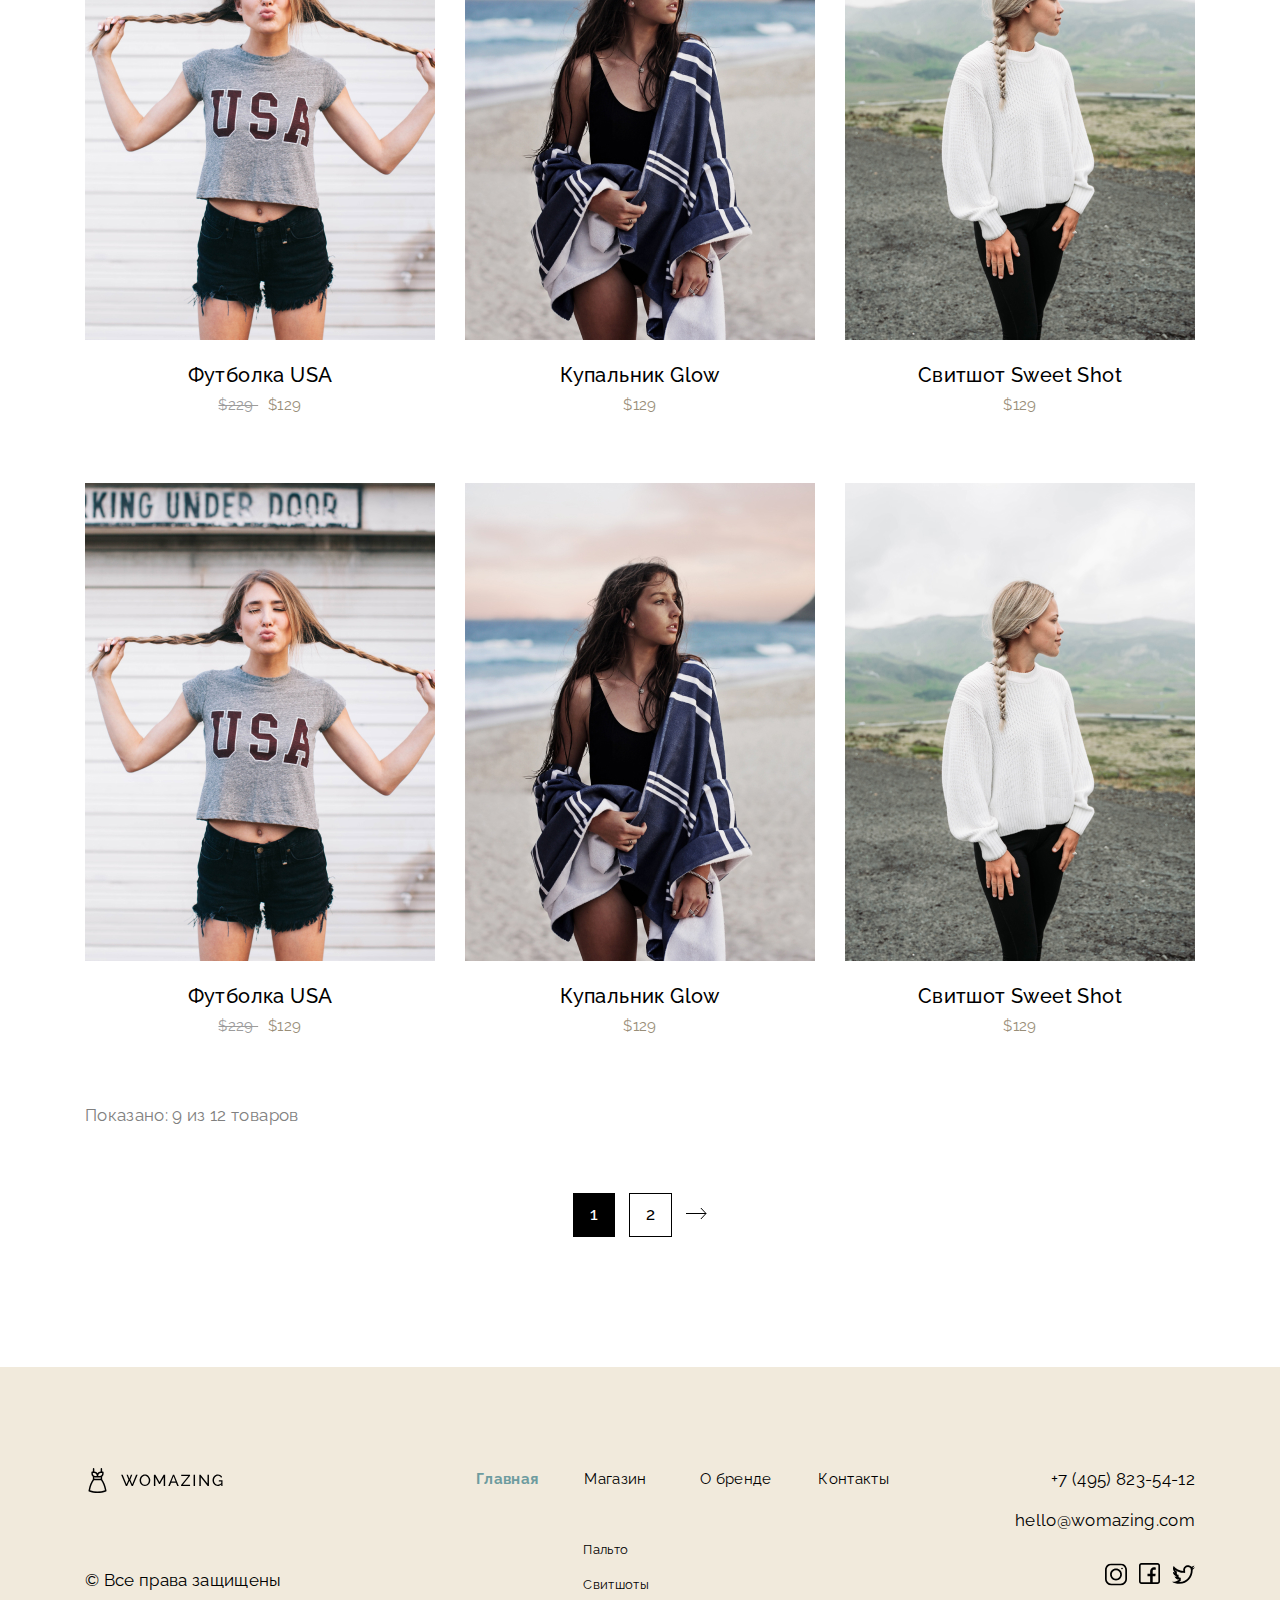
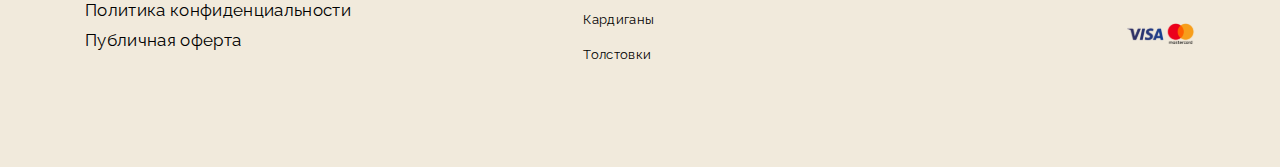
<file: shop.html>
<!DOCTYPE html>
<html lang="ru">
<head>
    <meta charset="UTF-8">
    <meta http-equiv="X-UA-Compatible" content="IE=edge">
    <meta name="viewport" content="width=device-width, initial-scale=1.0">
    <title>Womazing</title>
    <meta name="description" content="Womazing">
	<meta name="keywords" content="магазин, одежда, свитеры, купальники, футболки, покупки онлайн, мода">
	<!-- OG Tags -->
	<meta property="og:title" content="Womazing / Главная">
	<meta property="og:description" content="Womazing">
	<meta property="og:type" content="article">
	<meta property="og:site_name" content="WebCode">
	<!-- Styling -->
	<meta name="theme-color" content="#4985FF">
	<link rel="icon" type="image/png" href="./img/favicon.png">
    <!-- Fonts -->
    <link href="https://fonts.googleapis.com/css2?family=Raleway:wght@400;500;700&display=swap" rel="stylesheet">
    <!-- CSS -->
    <link rel="stylesheet" href="./css/style.css">
</head>
<body>
    <header class="header" id="header">
        <div class="container">
            <div class="header__wrapper">
                <div class="header__menu_wrapper">
                    <div class="header__menu_logo-wrap">
                        <a href="index.html" class="header__menu_logo-link">
                            <img src="./img/logo.svg" alt="logo" class="header__menu_logo-img">
                        </a>
                    </div>
                    <nav class="header__menu_links_wrap">
                        <ul class="header__menu_list">
                            <li class="header__menu_item">
                                <a href="./index.html" title="Главная" class="header__menu_link">
                                    Главная
                                </a>
                            </li>
                            <li class="header__menu_item">
                                <a href="./shop.html" title="Магазин" class="header__menu_link header__menu_link-w-700">
                                    Магазин
                                </a>
                            </li>
                            <li class="header__menu_item">
                                <a href="./about.html" title="О бренде" class="header__menu_link">
                                    О бренде
                                </a>
                            </li>
                            <li class="header__menu_item">
                                <a href="./contacts.html" title="Контакты" class="header__menu_link">
                                    Контакты
                                </a>
                            </li>
                        </ul>
                    </nav>
                    <div class="header__menu_contacts-wrap">
                        <div class="header__menu_contact_wrapper">
                            <button type="button" class="header__menu_contact_btn" id="btnOpenModal">
                                <div class="header__menu_contact_icon-tel"></div>
                            </button>
                            <a href="tel:+74958235412" class="header__menu_contact_link">
                                +7 (495) 823-54-12
                            </a>
                        </div>
                        <div class="header__menu_contact_basket_wrap">
                            <a href="./basket.html" class="header__menu_contact_basket-link">
                                <img src="./img/basket.svg" alt="" class="header__menu_contact_basket-img">
                            </a>
                        </div>
                    </div>

                    <!-- Modal -->
                    <div class="header__modal-window_wrapper" id="modalWindow">
                        <div class="header__overlay-modal" id="header__overlay-modal"></div>
                        <div class="header__modal-window_form_wrapper">
                            <button class="header__modal-window_form_btn-close" id="btnCloseModal">
                                <img src="./img/Close.svg" alt="" class="header__modal-window_form_icon-close">
                            </button>
                            <h4 class="header__modal-window_form_title">
                                Заказать обратный звонок
                            </h4>
                            <form action="" class="header__modal-window_form" id="header__modal-window_form">
                                <input type="text" class="header__modal-window_form_input" name="name"  placeholder="Имя" required>

                                <input type="email" class="header__modal-window_form_input" name="email"  placeholder="E-mail" required>

                                <input type="tel" class="header__modal-window_form_input" name="phone"  placeholder="Телефон" required>

                                <button type="submit" class="header__modal-window_form-btn btnBac" id="btnFormRequestCall"  data-submit="">
                                    Заказать звонок
                                </button>
                            </form>
                        </div>
                        <div class="header__modal-window-set" id="modalWindowSet">
                            <h4 class="header__modal-window-set_title">
                                Отлично! Мы скоро вам перезвоним.
                            </h4>
                            <button type="reset" class="btnTransparent header__modal-window-set-close close" id="btnCloseModalSet">
                                Закрыть
                            </button>
                        </div>
                    </div>
                    <!-- Modal end -->
                </div>
                <div class="header__title-link_wrapper">
                    <div class="header__title_wrapper">
                        <h2 class="header__title">
                            Магазин
                        </h2>
                    </div>
                    <ul class="header__link_list">
                        <li class="header__link_item">
                            <a href="./index.html" class="header__link">
                                Главная
                            </a>
                        </li>
                        <li class="border-hyphen">
                        </li>
                        <li class="header__link_item">
                            <a href="#" class="header__link disabled">
                                Магазин
                            </a>
                        </li>
                    </ul>
                </div>
            </div>
        </div>
    </header>

    <section class="productCard" id="productCard">
        <div class="container">
            <div class="productCard__tabs_wrapper" id="productCardTabs">
                <button class="productCard__tab active" data-productCardBtn="Все">
                    Все
                </button>
                <button class="productCard__tab" data-productCardBtn="Пальто">
                    Пальто
                </button>
                <button class="productCard__tab" data-productCardBtn="Свитшот">
                    Свитшоты
                </button>
                <button class="productCard__tab" data-productCardBtn="Кардиган">
                    Кардиганы
                </button>
                <button class="productCard__tab" data-productCardBtn="Толстовка">
                    Толстовки
                </button>
            </div>
            <div class="productCards__wrapper" id="productCards__wrapper">
                <div class="productCard__quantity">
                    Показано: 
                    <span class="productCard__quantity-number" data-quantityNumber="">
                        9
                    </span>
                    из 
                    <span class="productCard__quantity-number" data-quantityNumber="">
                        12
                    </span>
                    товаров
                </div>
                <div class="newCollection__carts_wrapper productCards" id="productCards">
                    <a href="" class="newCollection__cart_wrapper productCard__wrapper" data-productCard="Футболка">
                        <div class="newCollection__cart-img_wrap">
                            <img src="./img/T-shirt.jpg" alt="" class="newCollection__cart-img">
                            <div class="newCollection__cart-img-overlay">
                            </div>
                        </div>
                        <h4 class="newCollection__cart_title">
                            Футболка USA
                        </h4>
                        <div class="newCollection__cart-price_wrapper">
                            <span class="newCollection__cart-price-discount">
                                $229
                            </span>
                            <span class="newCollection__cart-price">
                                $129
                            </span>
                        </div>
                    </a>
                    <a href="" class="newCollection__cart_wrapper productCard__wrapper" data-productCard="Купальник">
                        <div class="newCollection__cart-img_wrap">
                            <img src="./img/swimsuit.jpg" alt="" class="newCollection__cart-img">
                            <div class="newCollection__cart-img-overlay"></div>
                        </div>
                        <h4 class="newCollection__cart_title">
                            Купальник Glow
                        </h4>
                        <div class="newCollection__cart-price_wrapper">
                            <span class="newCollection__cart-price">
                                $129
                            </span>
                        </div>
                    </a>
                    <a href="" class="newCollection__cart_wrapper productCard__wrapper" data-productCard="Свитшот">
                        <div class="newCollection__cart-img_wrap">
                            <img src="./img/sweetShot.jpg" alt="" class="newCollection__cart-img">
                            <div class="newCollection__cart-img-overlay"></div>
                        </div>
                        <h4 class="newCollection__cart_title">
                            Свитшот Sweet Shot
                        </h4>
                        <div class="newCollection__cart-price_wrapper">
                            <span class="newCollection__cart-price">
                                $129
                            </span>
                        </div>
                    </a>

                    <a href="" class="newCollection__cart_wrapper productCard__wrapper" data-productCard="Футболка">
                        <div class="newCollection__cart-img_wrap">
                            <img src="./img/T-shirt.jpg" alt="" class="newCollection__cart-img">
                            <div class="newCollection__cart-img-overlay">
                            </div>
                        </div>
                        <h4 class="newCollection__cart_title">
                            Футболка USA
                        </h4>
                        <div class="newCollection__cart-price_wrapper">
                            <span class="newCollection__cart-price-discount">
                                $229
                            </span>
                            <span class="newCollection__cart-price">
                                $129
                            </span>
                        </div>
                    </a>
                    <a href="" class="newCollection__cart_wrapper productCard__wrapper" data-productCard="Купальник">
                        <div class="newCollection__cart-img_wrap">
                            <img src="./img/swimsuit.jpg" alt="" class="newCollection__cart-img">
                            <div class="newCollection__cart-img-overlay"></div>
                        </div>
                        <h4 class="newCollection__cart_title">
                            Купальник Glow
                        </h4>
                        <div class="newCollection__cart-price_wrapper">
                            <span class="newCollection__cart-price">
                                $129
                            </span>
                        </div>
                    </a>
                    <a href="" class="newCollection__cart_wrapper productCard__wrapper" data-productCard="Свитшот">
                        <div class="newCollection__cart-img_wrap">
                            <img src="./img/sweetShot.jpg" alt="" class="newCollection__cart-img">
                            <div class="newCollection__cart-img-overlay"></div>
                        </div>
                        <h4 class="newCollection__cart_title">
                            Свитшот Sweet Shot
                        </h4>
                        <div class="newCollection__cart-price_wrapper">
                            <span class="newCollection__cart-price">
                                $129
                            </span>
                        </div>
                    </a>

                    <a href="" class="newCollection__cart_wrapper productCard__wrapper" data-productCard="Футболка">
                        <div class="newCollection__cart-img_wrap">
                            <img src="./img/T-shirt.jpg" alt="" class="newCollection__cart-img">
                            <div class="newCollection__cart-img-overlay">
                            </div>
                        </div>
                        <h4 class="newCollection__cart_title">
                            Футболка USA
                        </h4>
                        <div class="newCollection__cart-price_wrapper">
                            <span class="newCollection__cart-price-discount">
                                $229
                            </span>
                            <span class="newCollection__cart-price">
                                $129
                            </span>
                        </div>
                    </a>
                    <a href="" class="newCollection__cart_wrapper productCard__wrapper" data-productCard="Купальник">
                        <div class="newCollection__cart-img_wrap">
                            <img src="./img/swimsuit.jpg" alt="" class="newCollection__cart-img">
                            <div class="newCollection__cart-img-overlay"></div>
                        </div>
                        <h4 class="newCollection__cart_title">
                            Купальник Glow
                        </h4>
                        <div class="newCollection__cart-price_wrapper">
                            <span class="newCollection__cart-price">
                                $129
                            </span>
                        </div>
                    </a>
                    <a href="" class="newCollection__cart_wrapper productCard__wrapper" data-productCard="Свитшот">
                        <div class="newCollection__cart-img_wrap">
                            <img src="./img/sweetShot.jpg" alt="" class="newCollection__cart-img">
                            <div class="newCollection__cart-img-overlay"></div>
                        </div>
                        <h4 class="newCollection__cart_title">
                            Свитшот Sweet Shot
                        </h4>
                        <div class="newCollection__cart-price_wrapper">
                            <span class="newCollection__cart-price">
                                $129
                            </span>
                        </div>
                    </a>
                </div>
                <div class="productCard__quantity">
                    Показано: 
                    <span class="productCard__quantity-number" data-quantityNumber="">
                        9
                    </span>
                    из 
                    <span class="productCard__quantity-number" data-quantityNumber="">
                        12
                    </span>
                    товаров
                </div>
                <div class="productCard__tabs-link_wrapper">
                    <a href="shop.html #productCard" class="productCard__tab-link">
                        <button class="productCard__tab-link_btn active">
                            1
                        </button>
                    </a>
                    <a href="shopTwo.html #productCard" class="productCard__tab-link">
                        <button class="productCard__tab-link_btn">
                            2
                        </button>
                    </a>
                    <a href="shopTwo.html #productCard" class="productCard__tab-link">
                        <img src="./img/arrow-shop.svg" alt="" class="productCard__tab-link_img">
                    </a>
                </div>
            </div>
        </div>
    </section>

    <footer class="footer" id="footer">
        <div class="container">
            <div class="footer-flex__wrapper">
                <div class="footer__logo_wrapper">
                    <div class="footer__logo-icon_wrapper">
                        <img src="./img/logo.svg" alt="" class="footer__logo-icon">
                    </div>
                    <div class="footer__logo-offer_wrapper">
                        <span class="footer__logo_text">
                            © Все права защищены
                        </span>
                        <a href="#" class="footer__logo_link">
                            Политика конфиденциальности
                        </a>
                        <a href="#" class="footer__logo_link">
                            Публичная оферта
                        </a>
                    </div>
                </div>
                <div class="footer__menu_wrapper">
                    <nav class="header__menu_links_wrap">
                        <ul class="header__menu_list">
                            <li class="header__menu_item">
                                <a href="./index.html" title="Главная" class="header__menu_link header__menu_link-w-700">
                                    Главная
                                </a>
                            </li>
                            <li class="header__menu_item">
                                <a href="./shop.html" title="Магазин" class="header__menu_link">
                                    Магазин
                                </a>
                                <div class="footer-menu__link-shop_wrapper">
                                    <ul class="footer-menu__link-shop_list">
                                        <li class="footer-menu__link-shop_item">
                                            <a href="#" class="footer-menu__link-shop_link">
                                                Пальто
                                            </a>
                                        </li>
                                        <li class="footer-menu__link-shop_item">
                                            <a href="#" class="footer-menu__link-shop_link">
                                                Свитшоты
                                            </a>
                                        </li>
                                        <li class="footer-menu__link-shop_item">
                                            <a href="#" class="footer-menu__link-shop_link">
                                                Кардиганы
                                            </a>
                                        </li>
                                        <li class="footer-menu__link-shop_item">
                                            <a href="#" class="footer-menu__link-shop_link">
                                                Толстовки
                                            </a>
                                        </li>
                                    </ul>
                                </div>
                            </li>
                            <li class="header__menu_item">
                                <a href="./about.html" title="О бренде" class="header__menu_link">
                                    О бренде
                                </a>
                            </li>
                            <li class="header__menu_item">
                                <a href="./contacts.html" title="Контакты" class="header__menu_link">
                                    Контакты
                                </a>
                            </li>
                        </ul>
                    </nav>
                </div>
                <div class="footer__contact_wrapper">
                    <div class="footer__contacts_wrapper">
                        <a href="tel:+74958235412" class="footer__contact_tel">
                            +7 (495) 823-54-12
                        </a>
                        <a href="mailto:hello@womazing.com" class="footer__contact_email">
                            hello@womazing.com
                        </a>
                    </div>
                    <div class="footer__contact-social_wrapper">
                        <a href="https://www.instagram.com/" class="footer__massange-btn" rel="nofollow noopener noreferrer" target="_blank">
                            <img src="./img/instagram.svg" alt="" class="footer__contact-social_img">
                        </a>
                        <a href="https://www.facebook.com" class="footer__massange-btn" rel="nofollow noopener noreferrer" target="_blank">
                            <img src="./img/facebook.svg" alt="" class="footer__contact-social_img">
                        </a>
                        <a href="https://twitter.com" class="footer__massange-btn" rel="nofollow noopener noreferrer" target="_blank">
                            <img src="./img/twitter.svg" alt="" class="footer__contact-social_img">
                        </a>
                    </div>
                    <div class="footer__contact_visa_wrapper">
                        <img src="./img/visa-mastercard.svg" alt="" class="footer__contact_visa">
                    </div>
                </div>
            </div>
        </div>
    </footer>
    <script src="./js/jquery-3.6.4.min.js"></script>
    <script src="./js/jquery.validate.min.js"></script>
    <script src="./js/modal-script.js"></script>
    <script src="./js/main.js"></script>
    <script src="./js/tabs.js"></script>
</body>
</html>
</file>
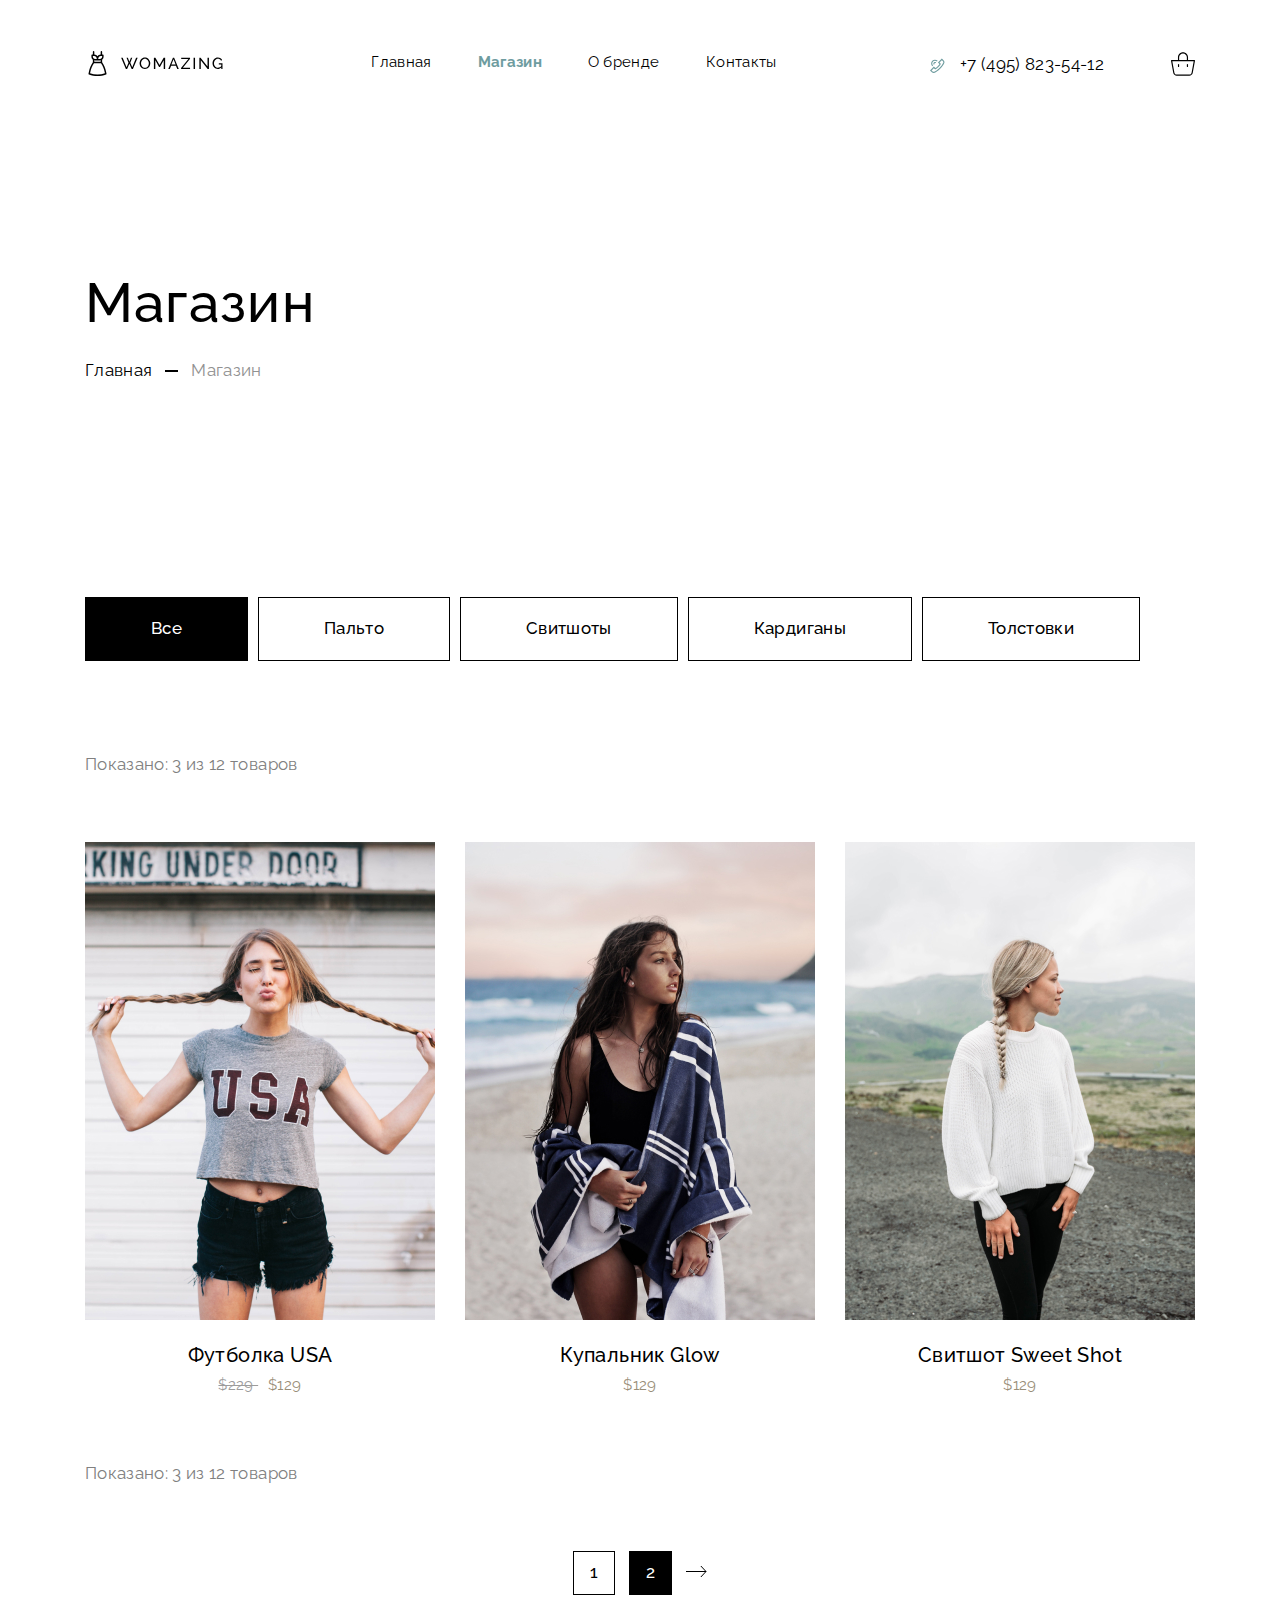
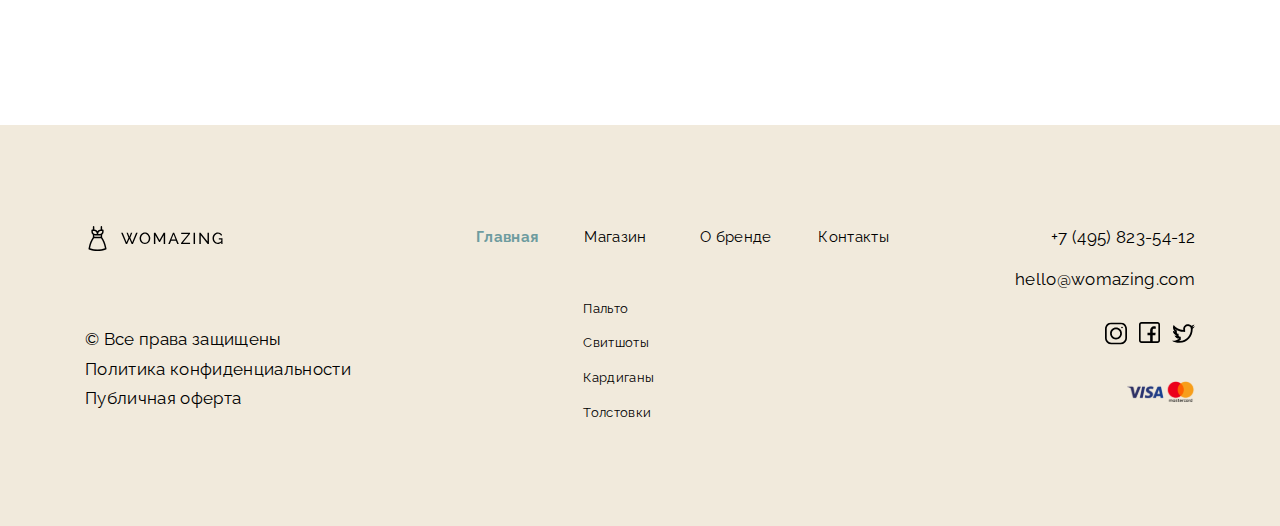
<file: shopTwo.html>
<!DOCTYPE html>
<html lang="ru">
<head>
    <meta charset="UTF-8">
    <meta http-equiv="X-UA-Compatible" content="IE=edge">
    <meta name="viewport" content="width=device-width, initial-scale=1.0">
    <title>Womazing</title>
    <meta name="description" content="Womazing">
	<meta name="keywords" content="магазин, одежда, свитеры, купальники, футболки, покупки онлайн, мода">
	<!-- OG Tags -->
	<meta property="og:title" content="Womazing / Главная">
	<meta property="og:description" content="Womazing">
	<meta property="og:type" content="article">
	<meta property="og:site_name" content="WebCode">
	<!-- Styling -->
	<meta name="theme-color" content="#4985FF">
	<link rel="icon" type="image/png" href="./img/favicon.png">
    <!-- Fonts -->
    <link href="https://fonts.googleapis.com/css2?family=Raleway:wght@400;500;700&display=swap" rel="stylesheet">
    <!-- CSS -->
    <link rel="stylesheet" href="./css/style.css">
</head>
<body>
    <header class="header" id="header">
        <div class="container">
            <div class="header__wrapper">
                <div class="header__menu_wrapper">
                    <div class="header__menu_logo-wrap">
                        <a href="index.html" class="header__menu_logo-link">
                            <img src="./img/logo.svg" alt="logo" class="header__menu_logo-img">
                        </a>
                    </div>
                    <nav class="header__menu_links_wrap">
                        <ul class="header__menu_list">
                            <li class="header__menu_item">
                                <a href="./index.html" title="Главная" class="header__menu_link">
                                    Главная
                                </a>
                            </li>
                            <li class="header__menu_item">
                                <a href="./shop.html" title="Магазин" class="header__menu_link header__menu_link-w-700">
                                    Магазин
                                </a>
                            </li>
                            <li class="header__menu_item">
                                <a href="./about.html" title="О бренде" class="header__menu_link">
                                    О бренде
                                </a>
                            </li>
                            <li class="header__menu_item">
                                <a href="./contacts.html" title="Контакты" class="header__menu_link">
                                    Контакты
                                </a>
                            </li>
                        </ul>
                    </nav>
                    <div class="header__menu_contacts-wrap">
                        <div class="header__menu_contact_wrapper">
                            <button type="button" class="header__menu_contact_btn" id="btnOpenModal">
                                <div class="header__menu_contact_icon-tel"></div>
                            </button>
                            <a href="tel:+74958235412" class="header__menu_contact_link">
                                +7 (495) 823-54-12
                            </a>
                        </div>
                        <div class="header__menu_contact_basket_wrap">
                            <a href="./basket.html" class="header__menu_contact_basket-link">
                                <img src="./img/basket.svg" alt="" class="header__menu_contact_basket-img">
                            </a>
                        </div>
                    </div>

                    <!-- Modal -->
                    <div class="header__modal-window_wrapper" id="modalWindow">
                        <div class="header__overlay-modal" id="header__overlay-modal"></div>
                        <div class="header__modal-window_form_wrapper">
                            <button class="header__modal-window_form_btn-close" id="btnCloseModal">
                                <img src="./img/Close.svg" alt="" class="header__modal-window_form_icon-close">
                            </button>
                            <h4 class="header__modal-window_form_title">
                                Заказать обратный звонок
                            </h4>
                            <form action="" class="header__modal-window_form" id="header__modal-window_form">
                                <input type="text" class="header__modal-window_form_input" name="name"  placeholder="Имя" required>

                                <input type="email" class="header__modal-window_form_input" name="email"  placeholder="E-mail" required>

                                <input type="tel" class="header__modal-window_form_input" name="phone"  placeholder="Телефон" required>

                                <button type="submit" class="header__modal-window_form-btn btnBac" id="btnFormRequestCall"  data-submit="">
                                    Заказать звонок
                                </button>
                            </form>
                        </div>
                        <div class="header__modal-window-set" id="modalWindowSet">
                            <h4 class="header__modal-window-set_title">
                                Отлично! Мы скоро вам перезвоним.
                            </h4>
                            <button type="reset" class="btnTransparent header__modal-window-set-close close" id="btnCloseModalSet">
                                Закрыть
                            </button>
                        </div>
                    </div>
                    <!-- Modal end -->
                </div>
                <div class="header__title-link_wrapper">
                    <div class="header__title_wrapper">
                        <h2 class="header__title">
                            Магазин
                        </h2>
                    </div>
                    <ul class="header__link_list">
                        <li class="header__link_item">
                            <a href="./index.html" class="header__link">
                                Главная
                            </a>
                        </li>
                        <li class="border-hyphen">
                        </li>
                        <li class="header__link_item">
                            <a href="#" class="header__link disabled">
                                Магазин
                            </a>
                        </li>
                    </ul>
                </div>
            </div>
        </div>
    </header>

    <section class="productCard" id="productCard">
        <div class="container">
            <div class="productCard__tabs_wrapper" id="productCardTabs">
                <button class="productCard__tab active" data-productCardBtn="Все">
                    Все
                </button>
                <button class="productCard__tab" data-productCardBtn="Пальто">
                    Пальто
                </button>
                <button class="productCard__tab" data-productCardBtn="Свитшот">
                    Свитшоты
                </button>
                <button class="productCard__tab" data-productCardBtn="Кардиган">
                    Кардиганы
                </button>
                <button class="productCard__tab" data-productCardBtn="Толстовка">
                    Толстовки
                </button>
            </div>
            <div class="productCards__wrapper">
                <div class="productCard__quantity">
                    Показано: 
                    <span class="productCard__quantity-number" data-quantityNumber="">
                        3
                    </span>
                    из 
                    <span class="productCard__quantity-number" data-quantityNumber="">
                        12
                    </span>
                    товаров
                </div>
                <div class="newCollection__carts_wrapper productCards" id="productCards">
                    <a href="" class="newCollection__cart_wrapper productCard__wrapper" data-productCard="Футболка">
                        <div class="newCollection__cart-img_wrap">
                            <img src="./img/T-shirt.jpg" alt="" class="newCollection__cart-img">
                            <div class="newCollection__cart-img-overlay">
                            </div>
                        </div>
                        <h4 class="newCollection__cart_title">
                            Футболка USA
                        </h4>
                        <div class="newCollection__cart-price_wrapper">
                            <span class="newCollection__cart-price-discount">
                                $229
                            </span>
                            <span class="newCollection__cart-price">
                                $129
                            </span>
                        </div>
                    </a>
                    <a href="" class="newCollection__cart_wrapper productCard__wrapper" data-productCard="Купальник">
                        <div class="newCollection__cart-img_wrap">
                            <img src="./img/swimsuit.jpg" alt="" class="newCollection__cart-img">
                            <div class="newCollection__cart-img-overlay"></div>
                        </div>
                        <h4 class="newCollection__cart_title">
                            Купальник Glow
                        </h4>
                        <div class="newCollection__cart-price_wrapper">
                            <span class="newCollection__cart-price">
                                $129
                            </span>
                        </div>
                    </a>
                    <a href="" class="newCollection__cart_wrapper productCard__wrapper" data-productCard="Свитшот">
                        <div class="newCollection__cart-img_wrap">
                            <img src="./img/sweetShot.jpg" alt="" class="newCollection__cart-img">
                            <div class="newCollection__cart-img-overlay"></div>
                        </div>
                        <h4 class="newCollection__cart_title">
                            Свитшот Sweet Shot
                        </h4>
                        <div class="newCollection__cart-price_wrapper">
                            <span class="newCollection__cart-price">
                                $129
                            </span>
                        </div>
                    </a>
                </div>
                <div class="productCard__quantity">
                    Показано: 
                    <span class="productCard__quantity-number" data-quantityNumber="">
                        3
                    </span>
                    из 
                    <span class="productCard__quantity-number" data-quantityNumber="">
                        12
                    </span>
                    товаров
                </div>
                <div class="productCard__tabs-link_wrapper">
                    <a href="shop.html #productCard" class="productCard__tab-link">
                        <button class="productCard__tab-link_btn">
                            1
                        </button>
                    </a>
                    <a href="shopTwo.html #productCard" class="productCard__tab-link disabled">
                        <button class="productCard__tab-link_btn active">
                            2
                        </button>
                    </a>
                    <a href="shopTwo.html productCard" class="productCard__tab-link disabled">
                        <img src="./img/arrow-shop.svg" alt="" class="productCard__tab-link_img">
                    </a>
                </div>
            </div>
        </div>
    </section>

    <footer class="footer" id="footer">
        <div class="container">
            <div class="footer-flex__wrapper">
                <div class="footer__logo_wrapper">
                    <div class="footer__logo-icon_wrapper">
                        <img src="./img/logo.svg" alt="" class="footer__logo-icon">
                    </div>
                    <div class="footer__logo-offer_wrapper">
                        <span class="footer__logo_text">
                            © Все права защищены
                        </span>
                        <a href="#" class="footer__logo_link">
                            Политика конфиденциальности
                        </a>
                        <a href="#" class="footer__logo_link">
                            Публичная оферта
                        </a>
                    </div>
                </div>
                <div class="footer__menu_wrapper">
                    <nav class="header__menu_links_wrap">
                        <ul class="header__menu_list">
                            <li class="header__menu_item">
                                <a href="./index.html" title="Главная" class="header__menu_link header__menu_link-w-700">
                                    Главная
                                </a>
                            </li>
                            <li class="header__menu_item">
                                <a href="./shop.html" title="Магазин" class="header__menu_link">
                                    Магазин
                                </a>
                                <div class="footer-menu__link-shop_wrapper">
                                    <ul class="footer-menu__link-shop_list">
                                        <li class="footer-menu__link-shop_item">
                                            <a href="#" class="footer-menu__link-shop_link">
                                                Пальто
                                            </a>
                                        </li>
                                        <li class="footer-menu__link-shop_item">
                                            <a href="#" class="footer-menu__link-shop_link">
                                                Свитшоты
                                            </a>
                                        </li>
                                        <li class="footer-menu__link-shop_item">
                                            <a href="#" class="footer-menu__link-shop_link">
                                                Кардиганы
                                            </a>
                                        </li>
                                        <li class="footer-menu__link-shop_item">
                                            <a href="#" class="footer-menu__link-shop_link">
                                                Толстовки
                                            </a>
                                        </li>
                                    </ul>
                                </div>
                            </li>
                            <li class="header__menu_item">
                                <a href="./about.html" title="О бренде" class="header__menu_link">
                                    О бренде
                                </a>
                            </li>
                            <li class="header__menu_item">
                                <a href="./contacts.html" title="Контакты" class="header__menu_link">
                                    Контакты
                                </a>
                            </li>
                        </ul>
                    </nav>
                </div>
                <div class="footer__contact_wrapper">
                    <div class="footer__contacts_wrapper">
                        <a href="tel:+74958235412" class="footer__contact_tel">
                            +7 (495) 823-54-12
                        </a>
                        <a href="mailto:hello@womazing.com" class="footer__contact_email">
                            hello@womazing.com
                        </a>
                    </div>
                    <div class="footer__contact-social_wrapper">
                        <a href="https://www.instagram.com/" class="footer__massange-btn" rel="nofollow noopener noreferrer" target="_blank">
                            <img src="./img/instagram.svg" alt="" class="footer__contact-social_img">
                        </a>
                        <a href="https://www.facebook.com" class="footer__massange-btn" rel="nofollow noopener noreferrer" target="_blank">
                            <img src="./img/facebook.svg" alt="" class="footer__contact-social_img">
                        </a>
                        <a href="https://twitter.com" class="footer__massange-btn" rel="nofollow noopener noreferrer" target="_blank">
                            <img src="./img/twitter.svg" alt="" class="footer__contact-social_img">
                        </a>
                    </div>
                    <div class="footer__contact_visa_wrapper">
                        <img src="./img/visa-mastercard.svg" alt="" class="footer__contact_visa">
                    </div>
                </div>
            </div>
        </div>
    </footer>
    <script src="./js/jquery-3.6.4.min.js"></script>
    <script src="./js/jquery.validate.min.js"></script>
    <script src="./js/modal-script.js"></script>
    <script src="./js/main.js"></script>
    <script src="./js/tabs.js"></script>
</body>
</html>
</file>
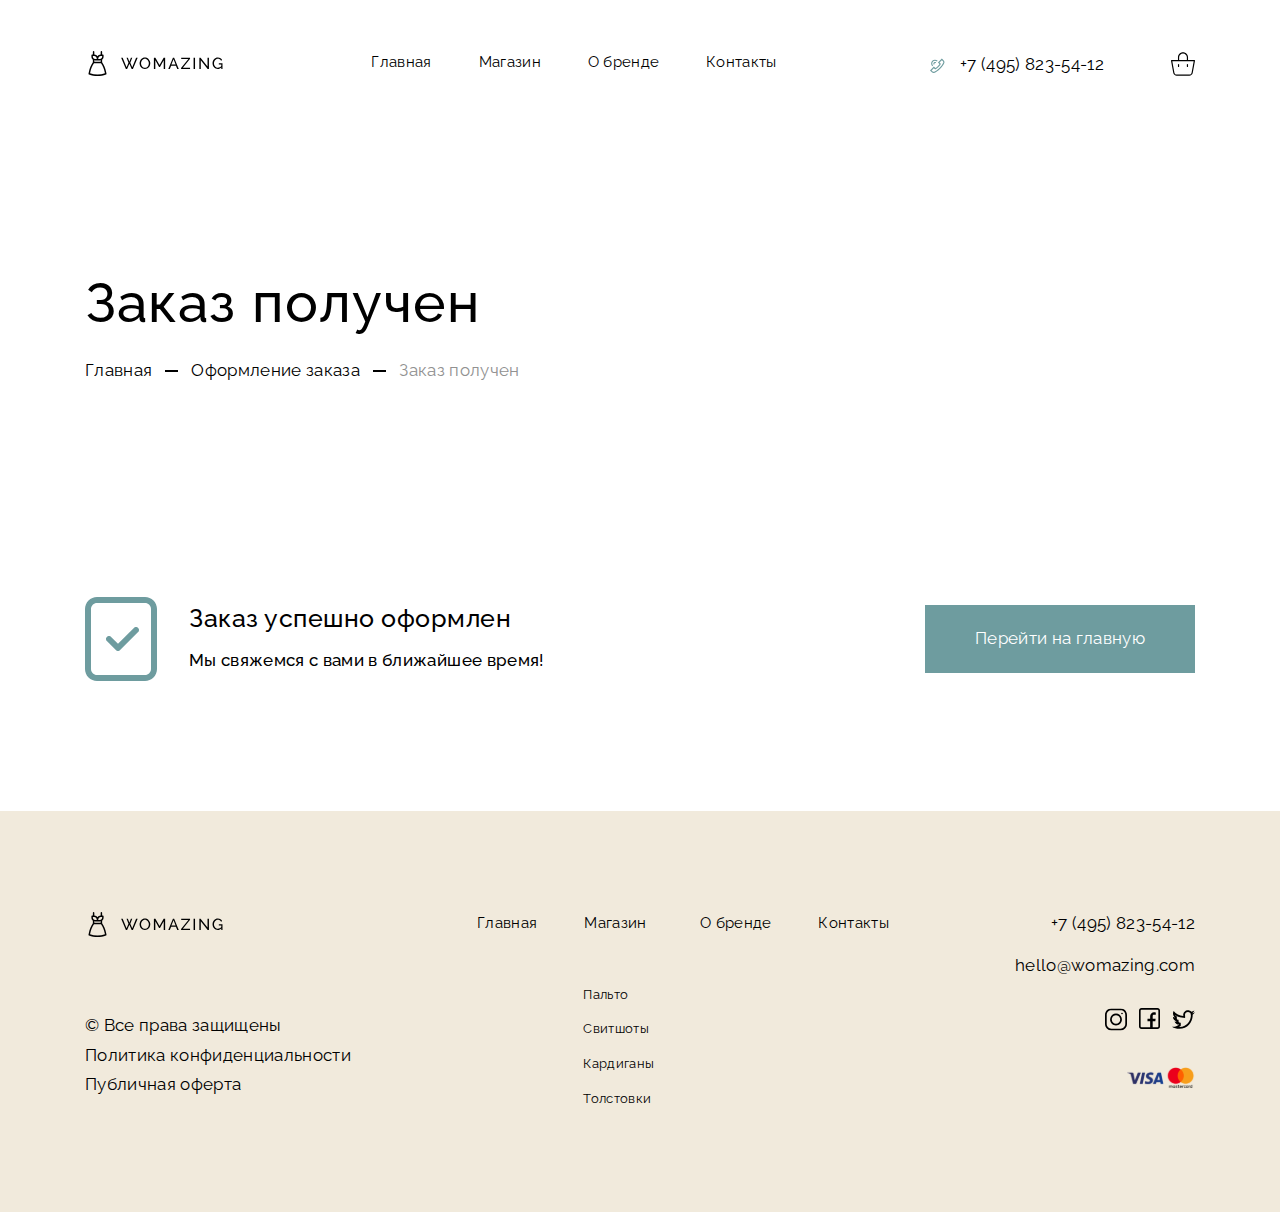
<file: success.html>
<!DOCTYPE html>
<html lang="en">
<head>
    <meta charset="UTF-8">
    <meta http-equiv="X-UA-Compatible" content="IE=edge">
    <meta name="viewport" content="width=device-width, initial-scale=1.0">
    <title>Womazing</title>
    <meta name="description" content="Womazing">
	<meta name="keywords" content="магазин, одежда, свитеры, купальники, футболки, покупки онлайн, мода">
	<!-- OG Tags -->
	<meta property="og:title" content="Womazing / Главная">
	<meta property="og:description" content="Womazing">
	<meta property="og:type" content="article">
	<meta property="og:site_name" content="WebCode">
	<!-- Styling -->
	<meta name="theme-color" content="#4985FF">
	<link rel="icon" type="image/png" href="./img/favicon.png">
    <!-- Bootstrap -->
    <!-- CSS -->
    <link href="https://fonts.googleapis.com/css2?family=Raleway:wght@400;500;700&display=swap" rel="stylesheet">
    <link rel="stylesheet" href="./css/style.css">
</head>
<body>
    <header class="header" id="header">
        <div class="container">
            <div class="header__wrapper">
                <div class="header__menu_wrapper">
                    <div class="header__menu_logo-wrap">
                        <a href="index.html" class="header__menu_logo-link">
                            <img src="./img/logo.svg" alt="logo" class="header__menu_logo-img">
                        </a>
                    </div>
                    <nav class="header__menu_links_wrap">
                        <ul class="header__menu_list">
                            <li class="header__menu_item">
                                <a href="./index.html" title="Главная" class="header__menu_link">
                                    Главная
                                </a>
                            </li>
                            <li class="header__menu_item">
                                <a href="./shop.html" title="Магазин" class="header__menu_link">
                                    Магазин
                                </a>
                            </li>
                            <li class="header__menu_item">
                                <a href="./about.html" title="О бренде" class="header__menu_link">
                                    О бренде
                                </a>
                            </li>
                            <li class="header__menu_item">
                                <a href="./contacts.html" title="Контакты" class="header__menu_link">
                                    Контакты
                                </a>
                            </li>
                        </ul>
                    </nav>
                    <div class="header__menu_contacts-wrap">
                        <div class="header__menu_contact_wrapper">
                            <button type="button" class="header__menu_contact_btn" id="btnOpenModal">
                                <div class="header__menu_contact_icon-tel"></div>
                            </button>
                            <a href="tel:+74958235412" class="header__menu_contact_link">
                                +7 (495) 823-54-12
                            </a>
                        </div>
                        <div class="header__menu_contact_basket_wrap">
                            <a href="./basket.html" class="header__menu_contact_basket-link">
                                <img src="./img/basket.svg" alt="" class="header__menu_contact_basket-img">
                            </a>
                        </div>
                    </div>

                    <!-- Modal -->
                    <div class="header__modal-window_wrapper" id="modalWindow">
                        <div class="header__overlay-modal" id="header__overlay-modal"></div>
                        <div class="header__modal-window_form_wrapper">
                            <button class="header__modal-window_form_btn-close" id="btnCloseModal">
                                <img src="./img/Close.svg" alt="" class="header__modal-window_form_icon-close">
                            </button>
                            <h4 class="header__modal-window_form_title">
                                Заказать обратный звонок
                            </h4>
                            <form action="" class="header__modal-window_form" id="header__modal-window_form">
                                <input type="text" class="header__modal-window_form_input" name="name"  placeholder="Имя" required>

                                <input type="email" class="header__modal-window_form_input" name="email"  placeholder="E-mail" required>

                                <input type="tel" class="header__modal-window_form_input" name="phone"  placeholder="Телефон" required>

                                <button type="submit" class="header__modal-window_form-btn btnBac" id="btnFormRequestCall"  data-submit="">
                                    Заказать звонок
                                </button>
                            </form>
                        </div>
                        <div class="header__modal-window-set" id="modalWindowSet">
                            <h4 class="header__modal-window-set_title">
                                Отлично! Мы скоро вам перезвоним.
                            </h4>
                            <button type="reset" class="btnTransparent header__modal-window-set-close close" id="btnCloseModalSet">
                                Закрыть
                            </button>
                        </div>
                    </div>
                    <!-- Modal end -->
                </div>
                <div class="header__title-link_wrapper">
                    <div class="header__title_wrapper">
                        <h2 class="header__title">
                            Заказ получен
                        </h2>
                    </div>
                    <ul class="header__link_list">
                        <li class="header__link_item">
                            <a href="./index.html" class="header__link">
                                Главная
                            </a>
                        </li>
                        <li class="border-hyphen">
                        </li>
                        <li class="header__link_item">
                            <a href="#" class="header__link">
                                Оформление заказа
                            </a>
                        </li>
                        <li class="border-hyphen">
                        </li>
                        <li class="header__link_item">
                            <a href="#" class="header__link disabled">
                                Заказ получен
                            </a>
                        </li>
                    </ul>
                </div>
            </div>
        </div>
    </header>

    <section class="success" id="success">
        <div class="container">
            <div class="success__flex-wrap">
                <div class="success-wrapper">
                    <img src="./img/Group.svg" alt="" class="success__img">
                    <div class="success__wrap-text">
                        <h3 class="success__title">
                            Заказ успешно оформлен
                        </h3>
                        <p class="success__text">
                            Мы свяжемся с вами в ближайшее время!
                        </p>
                    </div>
                </div>
                <a href="./index.html" class="btnBac">Перейти на главную</a>
            </div>
        </div>
    </section>

    <footer class="footer" id="footer">
        <div class="container">
            <div class="footer-flex__wrapper">
                <div class="footer__logo_wrapper">
                    <div class="footer__logo-icon_wrapper">
                        <img src="./img/logo.svg" alt="" class="footer__logo-icon">
                    </div>
                    <div class="footer__logo-offer_wrapper">
                        <span class="footer__logo_text">
                            © Все права защищены
                        </span>
                        <a href="#" class="footer__logo_link">
                            Политика конфиденциальности
                        </a>
                        <a href="#" class="footer__logo_link">
                            Публичная оферта
                        </a>
                    </div>
                </div>
                <div class="footer__menu_wrapper">
                    <nav class="header__menu_links_wrap">
                        <ul class="header__menu_list">
                            <li class="header__menu_item">
                                <a href="./index.html" title="Главная" class="header__menu_link">
                                    Главная
                                </a>
                            </li>
                            <li class="header__menu_item">
                                <a href="./shop.html" title="Магазин" class="header__menu_link">
                                    Магазин
                                </a>
                                <div class="footer-menu__link-shop_wrapper">
                                    <ul class="footer-menu__link-shop_list">
                                        <li class="footer-menu__link-shop_item">
                                            <a href="#" class="footer-menu__link-shop_link">
                                                Пальто
                                            </a>
                                        </li>
                                        <li class="footer-menu__link-shop_item">
                                            <a href="#" class="footer-menu__link-shop_link">
                                                Свитшоты
                                            </a>
                                        </li>
                                        <li class="footer-menu__link-shop_item">
                                            <a href="#" class="footer-menu__link-shop_link">
                                                Кардиганы
                                            </a>
                                        </li>
                                        <li class="footer-menu__link-shop_item">
                                            <a href="#" class="footer-menu__link-shop_link">
                                                Толстовки
                                            </a>
                                        </li>
                                    </ul>
                                </div>
                            </li>
                            <li class="header__menu_item">
                                <a href="./about.html" title="О бренде" class="header__menu_link">
                                    О бренде
                                </a>
                            </li>
                            <li class="header__menu_item">
                                <a href="./contacts.html" title="Контакты" class="header__menu_link">
                                    Контакты
                                </a>
                            </li>
                        </ul>
                    </nav>
                </div>
                <div class="footer__contact_wrapper">
                    <div class="footer__contacts_wrapper">
                        <a href="tel:+74958235412" class="footer__contact_tel">
                            +7 (495) 823-54-12
                        </a>
                        <a href="mailto:hello@womazing.com" class="footer__contact_email">
                            hello@womazing.com
                        </a>
                    </div>
                    <div class="footer__contact-social_wrapper">
                        <a href="https://www.instagram.com/" class="footer__massange-btn" rel="nofollow noopener noreferrer" target="_blank">
                            <img src="./img/instagram.svg" alt="" class="footer__contact-social_img">
                        </a>
                        <a href="https://www.facebook.com" class="footer__massange-btn" rel="nofollow noopener noreferrer" target="_blank">
                            <img src="./img/facebook.svg" alt="" class="footer__contact-social_img">
                        </a>
                        <a href="https://twitter.com" class="footer__massange-btn" rel="nofollow noopener noreferrer" target="_blank">
                            <img src="./img/twitter.svg" alt="" class="footer__contact-social_img">
                        </a>
                    </div>
                    <div class="footer__contact_visa_wrapper">
                        <img src="./img/visa-mastercard.svg" alt="" class="footer__contact_visa">
                    </div>
                </div>
            </div>
        </div>
    </footer>
    <script src="./js/jquery-3.6.4.min.js"></script>
    <script src="./js/jquery.validate.min.js"></script>
    <script src="./js/modal-script.js"></script>
    <script src="./js/main.js"></script>
</body>
</html>
</file>
<file: css/style.css>
* {
    margin: 0;
	padding: 0;
	box-sizing: border-box;
	transition: all 0.5s ease 0s;
}

body {
    margin: 0;
	padding: 0;
	font-family: 'Raleway', sans-serif;
	font-weight: 400;
	font-size: 17px;
	color: #000000;
	line-height: 1.40em;
    letter-spacing: 0.02em;
}

:root {
    --btnB-bg-color: #6E9C9F;
	--btnT-bg-color: #fff;
	--white-color: #fff;
	--menu-color: #6E9C9F;
}

.container {
    width: 1110px;
    margin: 0 auto;
}

button,
button:hover,
button:focus {
	font-family: inherit;
	outline: none;
	border: none;
    transition: all 0.5s ease;
	cursor: pointer;
}
input {
	width: 350px;
	height: 40px;
	font-size: 17px;
	line-height: 140%;
	letter-spacing: 0.02em
}
h1, h2, h3, h4, h5, h6 {
    padding: 0;
	margin: 0;
	font-weight: 500;
	color: #000000;
    line-height: 1.10em;
	letter-spacing: 0.02em;
}

p {
    margin: 0;
}

ul, li {
	display: block;
	padding: 0;
	margin: 0;
}

a {
    color: #000000;
	text-decoration: none;
	transition: all 0.5s ease;
}

a:hover {
    transition: all 0.5s ease;
}

a.disabled {
    pointer-events: none;
    cursor: default;
    color: #919191;
}

.btnBac {
	padding: 22px 50px;
	background-color: var(--btnB-bg-color);
	color: var(--white-color);
	display: block;
	text-align: center;
	font-size: 17px;
	line-height: 140%;
	letter-spacing: 0.02em;
}
.btnTransparent {
	padding: 22px 50px;
	background-color: var(--btnT-bg-color);
	color: var(--menu-color);
	border: 1px solid #6E9C9F;
	display: block;
	text-align: center;
	font-size: 17px;
	line-height: 140%;
	letter-spacing: 0.02em;
}
.btnTransparent:hover {
	background: var(--btnB-bg-color);
	color: var(--white-color);
	border: 1px solid #6E9C9F;
}
.btnTransparent:active {
	background: #509498;;
	box-shadow: none
}

.btnBac:hover {
	background: #509498;
	color: #fff;
}

.btnBac:active {
	background: #509498;;
	box-shadow: none
}

.img {
	max-width: 100%;
}

section {
	margin-bottom: 130px;
}

.header__menu_wrapper.active {
    position: fixed;
    padding: 35px 50px;
    width: 100%;
    top: 0;
    left: 0;
    right: 0;
    z-index: 1000;
    background: #FFFFFF;
    box-shadow: 0px 4px 15px rgba(0, 0, 0, 0.05);
    animation: 300ms ease-in-out 0s normal none 1 running fadeInDown;
    -webkit-box-shadow: 0 10px 15px rgb(25 25 25 / 10%);
	transition: all 0.5s ease 0s;
}

.headerOneItem {
	margin: 110px 0 42px;
}
/* Header */

.header {
	position: relative;
    padding: 51px 0 60px;
}
.background__header {
	position: absolute;
	top: 0;
	right: 0;
	width: 44%;
	height: 100%;
	background: #F1EADC;
	z-index: -1;
}
.header__menu_wrapper {
    display: flex;
    justify-content: space-between;
	transition: none;
}
.header__menu_list {
    display: flex;
    gap: 45px;
}
.header__menu_item .header__menu_link {
	display: inline-block;
	text-align: center;
	font-size: 15px;
}
.header__menu_link-w-700 {
	font-weight: 700;
	color: var(--menu-color);
}
.header__menu_link:hover {
	font-weight: 700;
	color: var(--menu-color); 
}
.header__menu_link::after {
	display: block;
    content:attr(title);
    font-weight: 700;
    height: 1px;
    color: transparent;
    overflow: hidden;
    visibility: hidden;
    margin-bottom: -1px;
}
.header__menu_contacts-wrap {
    display: flex;
    align-items: center;
}
.header__menu_contact_wrapper {
    display: flex;
	margin-right: 67px;
}
.header__menu_contact_btn {
	background: none;
}
.header__menu_contact_icon-tel {
	background-image: url(../img/tel-icon.svg);
	width: 27px;
	height: 27px;
	margin-right: 9px;
}
.header__menu_contact_icon-tel:hover {
	 background-image: url(../img/tel-icon-hover.svg);
	 width: 27px;
	 height: 27px;
}

/* Modal */

#modalWindow {
	display: none;
	position: absolute;
	z-index: 10;
    transition: all 0.5s ease-in 0s;
}
#modalWindow.active {
	display: block;
}
#header__overlay-modal {
	position: fixed;
    top: 0;
    left: 0;
    width: 100%;
    height: 100%;
    z-index: 1;
    background-color: rgba(110, 156, 159, 0.95);
    opacity: 0.5;	
}
.header__modal-window_form_wrapper {
	position: fixed;
    padding: 70px;
    top: 50%;
    left: 50%;
    transform: translate(-50%,-50%);
    width: 491px;
    height: auto;
    z-index: 5;
    background-color: #ffffff;
    box-shadow: 0px 20px 40px rgba(0, 0, 0, 0.09);
}
.header__modal-window-set-close {
	margin: 0 auto;
}
.header__modal-window_form_btn-close {
	position: absolute;
    background: none;
    right: 32px;
    top: 32px;
	cursor: pointer;
}
.header__modal-window_form_title {
	font-weight: 700;
    font-size: 25px;
    text-align: center;
    margin-bottom: 35px;
}
.header__modal-window_form {
	display: flex;
    flex-direction: column;
    border: none;
}
.header__modal-window_form_input {
	height: 40px;
    margin-bottom: 35px;
    border: none;
    border-bottom: 1px solid #000000;
}
.header__modal-window_form-btn {
	width: auto;
}
#modalWindowSet {
	display: none;
    padding: 70px;
    position: fixed;
    top: 50%;
    left: 50%;
    transform: translate(-50%,-50%);
    z-index: 8;
    background-color: #ffffff;
    box-shadow: 0px 20px 40px rgba(0, 0, 0, 0.09);
	transition: all 0.5s ease-in 0s;
}
#modalWindowSet.active {
    display: flex;
    flex-direction: column;
    align-items: center;
}
.header__modal-window-set_title {
	font-size: 25px;
    margin-bottom: 35px;
}
.header__modal-window-set_btn {
	padding: 22px 50px;
    font-size: 17px;
    color: var(--menu-color);
    border: 1px solid #6E9C9F;
    order: 1;
}
.header__modal-window-set_btn:hover {
    background: #6E9C9F;
    color: #fff;
}


.header__offer-flex-wrap {
	display: flex;
	justify-content: space-between;
}
.header__offer_wrapper {
	margin-top: 186px;
	width: 563px;
}
.headerSlideOffer {
	display: none;
	margin-bottom: 52px;
}
.headerSlideOffer.active {
	display: block;
}
.header__offer_title {
	font-size: 55px;
	margin-bottom: 45px;
}
.header__offer_text {
	font-size: 20px;
	text-align: right;
	width: 385px;
}
.header__offer_btn {
	display: flex;
	align-items: center;
	margin-left: 90px;
}
.header__offer_btn-arrow {
	display: inherit;
	background-color: rgba(110, 156, 159, 0.1);
	background-repeat: no-repeat;
	background-position: center;
}
.header__offer_btn-arrow-icon {
	padding: 20px 27px;
}
.header__scrollbars {
    display: flex;
	gap: 12px;
    justify-content: center;
	margin-top: 126px;
    margin-left: 286px;
}

.header__scrollbar {
    background: #D1D1D1;
    width: 30px;
    height: 4px;
    cursor: pointer;
}

.header__scrollbar.active {
    background: #000000;
}
.header__offer-img_wrapper {
	position: relative;
	margin-top: 41px;
}

.headerSlideImg {
	display: none;
}
.headerSlideImg.active {
	display: block;
}

.header__offer-img-two {
	position: absolute;
    top: 123px;
    right: -83px;
}
.header__offer-img-three {
	position: absolute;
	left: -130px;
	bottom: -60px;
}

.header__title-link_wrapper {
	margin-top: 190px;
	margin-bottom: 154px;
}
.header__title_wrapper {
	margin-bottom: 26px;
}
.header__title {
	font-size: 55px;
}
.header__link_list {
	display: flex;
    gap: 13px;
    align-items: center;
}
.border-hyphen {
	width: 13px;
	border: 1px solid black;
}

/* New Collection */

.newCollection {
	margin-top: 130px;
}
.newCollection__title_wrapper {
	margin-bottom: 92px;
}
.newCollection__title {
	font-size: 40px;
}
.newCollection__carts_wrapper {
	display: grid;
	grid-template-columns: 1fr 1fr 1fr;
	grid-template-rows: auto;
	gap: 30px;
	margin-bottom: 65px;
}
.newCollection__cart_wrapper {
	text-align: center;
}
.newCollection__cart-img_wrap {
	position: relative;
}
.newCollection__cart-img {
	display: flex;
}
.newCollection__cart-img-overlay {
	position: absolute;
	top: 0;
    bottom: 0;
    left: 0;
    right: 0;
    opacity: 0;
    background: url(../img/arrow-hover.svg) no-repeat center center, rgba(110, 156, 159, 0.64);
}
.newCollection__cart-img-overlay:hover {
	opacity: 1;
}
.newCollection__cart_title {
	font-size: 20px;
	margin-top: 24px;
	margin-bottom: 7px;
}
.newCollection__cart-price-discount {
	text-decoration-line: line-through;
	color: #9C9C9C;
	font-size: 15px;
	margin-right: 10px;
}
.newCollection__cart-price {
	font-size: 15px;
	color: #998E78;
}
.newCollection__link_wrapper {
	display: flex;
  	justify-content: center;
}

/* Important */

.important__title_wrapper {
	margin-bottom: 92px;
}
.important__title {
	font-size: 40px;
}
.important__carts_wrapper {
	display: grid;
	grid-template-columns: 1fr 1fr 1fr;
	grid-template-rows: 1fr;
	gap: 30px;
}
.important__cart-offer_wrapper {
	width: 305px;
}
.important__cart_title {
	margin-top: 37px;
	margin-bottom: 24px;
	font-size: 25px;
}
.important__cart_text {
	font-weight: 500;
}

/* Dream Team */

.dreamTeam__flex_wrapper {
	display: flex;
	align-items: center;
	justify-content: space-between;
}
.dreamTeam__title {
	font-size: 40px;
	margin-bottom: 92px;
}
.dreamTeam__slides_wrapper {
	position: relative;
}
.dreamTeam__slide {
	display: none;
}
.dreamTeam__slide.active {
	position: relative;
	display: block;
}
.dreamTeam__scrollbars {
	position: absolute;
    display: flex;
	justify-content: center;
	gap: 12px;
	bottom: 61px;
	left: 0;
	right: 0;
}
.dreamTeam__scrollbar {
    background: rgba(255, 255, 255, 0.36);;
    width: 30px;
    height: 4px;
    cursor: pointer;
}
.dreamTeam__scrollbar.active {
    background: #FFFFFF;
}
.dreamTeam__nav-arrow_wrapper {
	display: flex;
    align-items: center;
}
.dreamTeam__nav-arrow-prev {
	position: absolute;
	left: -61px;
	top: 0;
	bottom: 0;
	background: none;
}
.dreamTeam__nav-arrow-next {
	position: absolute;
	right: -59px;
	top: 0;
	bottom: 0;
	background: none;
}

.dreamTeam__offer_wrapper {
	width: 255px;
	display: flex;
	flex-direction: column;
    gap: 28px;
}
.dreamTeam__offer_title {
	font-size: 25px;
}
.dreamTeam__offer_text {
	font-weight: 500;
}
.dreamTeam__offer_link {
	color: #6E9C9F;
}
.dreamTeam__offer_link:hover {
	text-decoration: underline;
}

/* Footer */

.footer {
	background: #F1EADC;
	padding: 101px 0;
}
.footer-flex__wrapper {
	display: flex;
	justify-content: space-between;
}
.footer__logo-icon {
	margin-bottom: 70px;
}
.footer__logo-offer_wrapper {
	display: flex;
    flex-direction: column;
	gap: 6px;
}
.footer-menu__link-shop_wrapper {
	margin-top: 39px;
}
.footer-menu__link-shop_item {
	margin-bottom: 10px;
}
.footer-menu__link-shop_item:last-child {
	margin-bottom: 0px;
}
.footer-menu__link-shop_link {
	font-size: 13px;
}
.footer-menu__link-shop_link:hover {
	color: #6E9C9F;
}
.footer__contact_wrapper {
	display: flex;
	flex-direction: column;
	align-items: flex-end;
	gap: 30px;
}
.footer__contact_tel {
	margin-bottom: 9px;
}
.footer__contact-social_wrapper {
	display: flex;
	gap: 12px;
}
.footer__contacts_wrapper {
    display: flex;
    flex-direction: column;
	align-items: flex-end;
    gap: 9px;
}

/* productCard */

.productCard__tabs_wrapper {
	display: flex;
    gap: 10px;
	margin-bottom: 92px;
}
.productCard__tab {
	font-weight: 500;
	font-size: 17px;
	line-height: 140%;
	background: #FFFFFF;
	letter-spacing: 0.02em;
	border: 1px solid #000000;
	padding: 19px 65px;
}
.productCard__tab:hover {
	color: #fff;
	background: #000000;
	border: 1px solid #000000;
	padding: 19px 65px;
}
.productCard__tab.active {
	color: #fff;
	background: #000000;
	border: 1px solid #000000;
	padding: 19px 65px;
}
.productCards {
	gap: 65px 30px;
}
.productCard__quantity {
	color: #808080;
	margin-bottom: 65px;
}
.productCard__tabs-link_wrapper {
	display: flex;
	gap: 14px;
	align-items: center;
	justify-content: center;
}
.productCard__tab-link_btn {
	font-weight: 500;
	font-size: 17px;
	line-height: 140%;
	background: #FFFFFF;
	letter-spacing: 0.02em;
	border: 1px solid #000000;
	padding: 9px 16px;
}
.productCard__tab-link_btn:hover {
	color: #fff;
	background: #000000;
	border: 1px solid #000000;
}
.productCard__tab-link_btn.active {
	color: #fff;
	background: #000000;
	border: 1px solid #000000;
}

/* cardProduct */

.cardProductItem__flex-wrapper {
	display: flex;
	align-items: center;
	gap: 74px;
}
.cardProductItem__img {
	width: 536px;
    height: 729px;
    object-fit: cover;
}
.cardProductItem-offer_wrapper {
	display: flex;
	flex-direction: column;
	gap: 59px;
}
.cardProductItem-offer__card-price_wrapper {
	display: flex;
    align-items: center;
}
.cardProductItem-offer__card-price-discount {
	text-decoration-line: line-through;
	color: #9C9C9C;
	font-size: 30px;
}
.cardProductItem-offer__card-price {
	font-size: 40px;
	color: #998E78;
	margin-right: 29px;
}
.cardProductItem-offer__size-btn_wrap {
	display: flex;
	gap: 14px;
}
.cardProductItem-offer__title {
	margin-bottom: 34px;
}
.cardProductItem-offer__size-btn {
	font-weight: 500;
	width: 41px;
	height: 41px;
	background-color: #FFFFFF;
	color: #000000;
	border: 1px solid #000000;
}
.cardProductItem-offer__size-btn:hover {
	background-color: #000000;
	color: #FFFFFF;
	border: 1px solid #000000;
}
.cardProductItem-offer__size-btn:active {
	background-color: #000000;
	color: #FFFFFF;
	border: 1px solid #000000;
}
.cardProductItem-offer__size-btn.active {
	background-color: #000000;
	color: #FFFFFF;
	border: 1px solid #000000;
}
.cardProductItem-offer__size-btn-color_wrap {
	display: flex;
	align-items: center;
	gap: 14px;
}
.cardProductItem-offer__size-btn-color {
	width: 41px;
	height: 41px;
	border-radius: 100px;
}
.cardProductItem-offer__size-btn-color.active {
	border: 1px solid #000000;
}
.cardProductItem-offer__quantity_wrapper {
	display: flex;
	align-items: center;
	gap: 11px;
}
.cardProductItem-offer__quantity_input {
	width: 68px;
    height: 68px;
    text-align: center;
	border: 1px solid #AFAFAF;
}
.cardProductItems__related-products_wrapper {
	margin-top: 130px;
}
.cardProductItems__related-products_title {
	font-size: 40px;
	margin-bottom: 67px;
}
.cardProductItems__related-products_card_wrapper {
	display: flex;
	align-items: center;
	gap: 30px;
}

/* About Products */

.aboutProducts__flex_wrapper {
	display: flex;
	flex-direction: column;
	gap: 130px;
}
.aboutProducts__card_wrapper {
	display: flex;
	align-items: center;
	justify-content: space-between;
    gap: 94px;
}
.aboutProducts__cardOne_img_wrapper {
	width: 442px;
	height: 547px;
}
.aboutProducts__cardOne_img {
	width: 442px;
	height: 547px;
	object-fit: none;
}
.aboutProducts__cardOne_offer_title {
	font-size: 25px;
	margin-bottom: 46px;
}
.aboutProducts__cardOne_offer_text {
	font-weight: 500;

}
.aboutProducts__btn-link_wrapper {
	display: flex;
	justify-content: center;
}

/* Contacts */

#map {
	width: 100%;
	height: 476px;
	background: #DDDDDD;
}
.contacts__offer_wrapper {
	display: flex;
	align-items: center;
	gap: 98px;
}
.contacts__offer_title {
	margin-bottom: 19px;
}
.contacts__offer_link {
	font-size: 20px;
	font-weight: 500;
}
.contacts__form_wrapper {
	display: flex;
	flex-direction: column;
	align-items: flex-start;
	gap: 62px;
}
.contacts__form_title {
	font-size: 25px;
}
.contacts__form-send {
	width: 443px;
	display: flex;
	flex-direction: column;
	align-items: flex-start;
	border: none;
}
.contacts__form-send_input {
	height: 40px;
	margin-bottom: 35px;
	border: none;
	border-bottom: 1px solid #000000;
}
.contacts__form-send-massange {
	width: 443px;
	max-width: 443px;
	height: 134px;
	font-family: 'Raleway';
	font-weight: 500;
	font-size: 17px;
	line-height: 140%;
	letter-spacing: 0.02em;
	margin-bottom: 35px;
	border: none;
	border-bottom: 1px solid #000000;
}
.contacts__form_modal-set_title {
	padding: 30px 76px;
	background: #F1EADC;
}
.contacts__form_modal-set {
	display: none;
}
.contacts__form_modal-set.active {
	display: block;
}

/* Basket */

.basketProduct__table {
	width: 100%;
	margin-bottom: 72px;
	border-collapse: collapse;
}
.basketProduct__table_title-wrapper {
	display: table-row;
	border-bottom: 1px solid #CCCCCC;
	text-align: left;
}
.basketProduct__table_title {
	padding-bottom: 26px;
	font-weight: 500;
}
tr.basketProduct__table_card-product_wrapper td {
	padding-top: 49px;
}
.basketProduct__table_card-product-img_wrapper {
	display: flex;
	align-items: center;
}
.basketProduct__table_card-product_title-product_cross-img {
	margin-right: 51px;
}
.basketProduct__table_card-product_img {
	margin-right: 36px;
	height: 179px;
}
.basketProduct__table_card-product_quanity_input {
	width: 47px;
	height: 47px;
	border: 1px solid #AFAFAF;
	text-align: center;
}
.basketProduct__btns_wrapper {
	display: flex;
	align-items: center;
	justify-content: space-between;
	margin-bottom: 88px;
}
.basketProduct__btn-coupon_wrapper {
	display: flex;
	align-items: center;
	gap: 16px;
}
.basketProduct__btn-coupon-input {
	width: 255px;
	height: 68px;
	border: none;
	border-bottom: 1px solid #000000;
}
.basketProduct__total-price_wrapper {
	margin-left: 50%;
}
.basketProduct__total-price-summary_wrapper {
	margin-bottom: 20px;
}
.basketProduct__total-price-summary {
	margin-right: 20px;
	font-weight: 500;
}
.basketProduct__total-price-summaryPrice {
	font-weight: 500;
}
.basketProduct__total-price-btn_flex-wrapper {
	display: flex;
	align-items: center;
	gap: 15px;
}
.basketProduct__total-price-subtotal-wrapper {
	padding: 16px 51px 17px 31px;
	background: #F1EADC; 
}
.basketProduct__total-price-subtotal {
	font-weight: 500;
	font-size: 25px;
	line-height: 140%;
	letter-spacing: 0.02em;
	margin-right: 69px;
}
.basketProduct__total-price-subtotal:last-child {
	margin-right: 0;
}

/* Checkout */

.checkout__flex-wrapper {
	display: flex;
	justify-content: space-between;
}
.checkout-form__flex-wrapper {
	display: flex;
	flex-direction: column;
	gap: 35px;
	margin-bottom: 81px;
}
.checkout-form__flex-wrapper:last-child {
	margin-bottom: 0;
	gap: 0;
}
.checkout-form__title {
	font-size: 25px;
	margin-bottom: 47px;
}
.checkout__input {
	border: none;
	border-bottom: 1px solid #000000;
}
.checkout__massange-form {
	width: auto;
}
.checkout__order-total_wrapper {
	margin-bottom: 145px;
}
.checkout__order {
	padding-bottom: 30px;
	padding-right: 73px;
	font-weight: 500;
	font-size: 20px;
}
.checkout__order:last-child {
	padding-right: 0px;
}
.checkout__order_title {
	font-weight: 500;
	font-size: 20px;
}
.checkout__order_title-bcg {
	padding: 15px 0 14px;
}
.checkout__order_bacg-pos {
	position: relative;
}
.checkout__order_bacg {
	background: #F1EADC;
}
.way-pay__radio-btn_list {
	margin-bottom: 47px;
}
.way-pay__radio-btn_item {
    display: flex;
    align-items: center;
    margin-bottom: 15px;
}
.way-pay__radio-btn_item input[type=radio] {
    display: none;
}
.way-pay__radio-btn_item label {
	display: inline-block;
    cursor: pointer;
    width: 22px;
    height: 22px;
    border: 1px solid #000000;
    position: relative;
    background: none;
    user-select: none;
    margin-right: 14px;
}
.way-pay__radio-btn_item input[type=radio]:checked + label {
	background: url(../img/checkout.svg) no-repeat;
    border: none;
}

/* Success */ 

.success__flex-wrap {
	display: flex;
	justify-content: space-between;
	align-items: center;
}
.success-wrapper {
	display: flex;
	align-items: center;
	gap: 32px;
}
.success__img {
}
.success__wrap-text {
}
.success__title {
	margin-bottom: 17px;
	font-size: 25px;
}
.success__text {
	font-weight: 500;
}
.btnBac {
}
</file>
